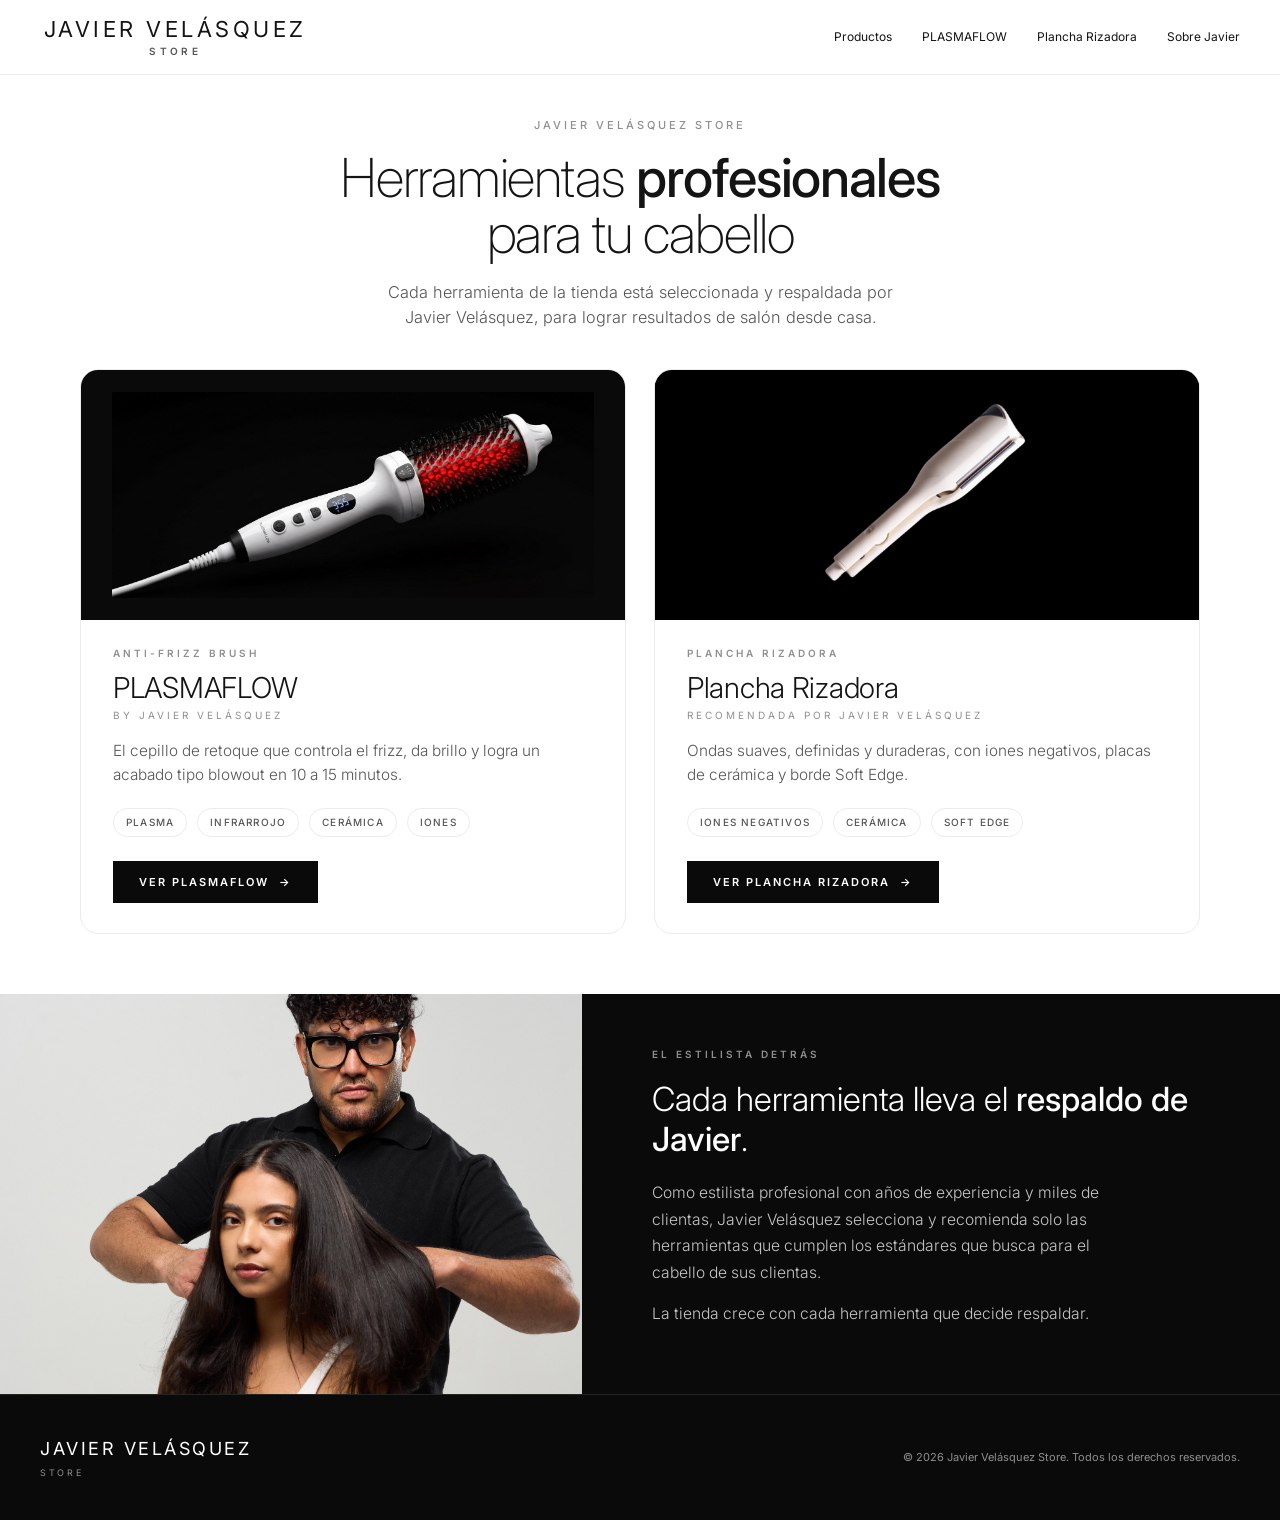
<file: index.html>
<!DOCTYPE html>
<html lang="es">
<head>
<meta charset="utf-8">
<meta name="viewport" content="width=device-width, initial-scale=1">
<title>Javier Velásquez Store</title>
<style>
  @import url('https://fonts.googleapis.com/css2?family=Inter:wght@200;300;400;500;600;700&display=swap');
  *{margin:0;padding:0;box-sizing:border-box}
  :root{
    --bg:#ffffff; --ink:#141414; --soft:#555; --mute:#8f8f8f; --line:#ececec; --black:#0a0a0a;
    --warm:#b39a78; --warm-bg:#f3ede3; --warm-line:#e4d8c6;
  }
  html{scroll-behavior:smooth}
  body{font-family:'Inter',-apple-system,sans-serif;background:var(--bg);color:var(--ink);line-height:1.5;-webkit-font-smoothing:antialiased;font-size:15px;overflow-x:hidden}
  a{color:inherit;text-decoration:none}
  img{display:block;max-width:100%}
  .btn{display:inline-flex;align-items:center;gap:10px;background:var(--black);color:#fff;padding:13px 26px;font-size:11px;font-weight:600;letter-spacing:2px;text-transform:uppercase;transition:all .2s}
  .btn:hover{background:#2a2a2a;transform:translateX(3px)}
  .btn.warm{background:var(--warm)}
  .btn.warm:hover{background:#9c8464}

  header{position:sticky;top:0;z-index:50;background:rgba(255,255,255,.96);backdrop-filter:blur(18px);border-bottom:1px solid var(--line)}
  .head-in{max-width:1360px;margin:0 auto;padding:18px 40px;display:flex;align-items:center;justify-content:space-between}
  .logo{display:flex;flex-direction:column;align-items:center;line-height:1}
  .logo .n{font-weight:400;font-size:22px;letter-spacing:.16em;padding-left:.16em}
  .logo .s{font-weight:600;font-size:10px;letter-spacing:.34em;padding-left:.34em;text-transform:uppercase;color:var(--soft);margin-top:6px}
  nav{display:flex;gap:30px;font-size:12px}
  nav a:hover{opacity:.5}

  .hero{max-width:1360px;margin:0 auto;padding:42px 40px 34px;text-align:center}
  .hero .eye{font-size:11px;letter-spacing:3px;text-transform:uppercase;color:var(--mute);font-weight:500;margin-bottom:16px}
  .hero h1{font-weight:200;font-size:clamp(2.2rem,4.2vw,3.5rem);letter-spacing:-.02em;line-height:1.05;margin-bottom:18px}
  .hero h1 b{font-weight:500}
  .hero p{color:var(--soft);font-size:1.02rem;max-width:520px;margin:0 auto;font-weight:300}

  .products{max-width:1200px;margin:0 auto;padding:6px 40px 60px}
  .pgrid{display:grid;grid-template-columns:1fr 1fr;gap:28px}
  .pcard{border:1px solid var(--line);border-radius:18px;overflow:hidden;display:flex;flex-direction:column;background:#fff;transition:box-shadow .25s ease,transform .25s ease}
  .pcard:hover{box-shadow:0 16px 44px rgba(0,0,0,.09);transform:translateY(-4px)}
  .pcard.warm{background:var(--warm-bg);border-color:var(--warm-line)}
  .pcard-media{height:250px;display:flex;align-items:center;justify-content:center;padding:22px;background:#f7f7f5}
  .pcard.warm .pcard-media{background:#efe6d6}
  .pcard-media img{max-width:100%;max-height:100%;width:auto;height:auto;object-fit:contain}
  .pcard-body{padding:26px 32px 30px;display:flex;flex-direction:column;flex:1}
  .p-eye{font-size:10px;letter-spacing:3px;text-transform:uppercase;color:var(--mute);font-weight:600;margin-bottom:12px}
  .pcard-body h3{font-weight:300;font-size:1.8rem;letter-spacing:-.01em;line-height:1.05;margin-bottom:4px}
  .by{font-size:10px;letter-spacing:3px;text-transform:uppercase;color:var(--mute);margin-bottom:16px}
  .pcard-body p{color:var(--soft);font-size:.96rem;font-weight:300;margin-bottom:20px;line-height:1.6}
  .p-feats{display:flex;gap:10px;margin-bottom:24px;flex-wrap:wrap}
  .p-feats span{font-size:10px;letter-spacing:1.2px;text-transform:uppercase;color:var(--soft);font-weight:500;border:1px solid var(--line);border-radius:100px;padding:6px 12px}
  .pcard.warm .p-feats span{border-color:var(--warm-line)}
  .pcard-body .btn{align-self:flex-start;margin-top:auto}

  .creator{background:#0a0a0a;color:#fff;display:grid;grid-template-columns:1fr 1.2fr;align-items:stretch;height:400px}
  .creator .c-photo{overflow:hidden}
  .creator .c-photo img{width:100%;height:100%;object-fit:cover;object-position:center 22%}
  .creator .c-text{padding:0 70px;display:flex;flex-direction:column;justify-content:center}
  .creator .c-eye{font-size:10px;letter-spacing:3px;text-transform:uppercase;color:#8f8f8f;font-weight:600;margin-bottom:18px}
  .creator .c-text h2{font-weight:300;font-size:clamp(1.6rem,2.6vw,2.3rem);line-height:1.2;margin-bottom:20px}
  .creator .c-text h2 b{font-weight:500}
  .creator .c-text p{color:#c7c7c7;font-size:.98rem;font-weight:300;line-height:1.7;max-width:460px;margin-bottom:14px}

  /* Animaciones smooth (bajo .js; sin JS o reduced-motion se ve normal) */
  .js section.reveal{opacity:0;transform:translateY(26px);transition:opacity .85s cubic-bezier(.22,1,.36,1),transform .85s cubic-bezier(.22,1,.36,1)}
  .js section.reveal.in{opacity:1;transform:none}
  .js img.lz{opacity:0;transition:opacity .7s ease}
  .js img.lz.loaded{opacity:1}
  @media (prefers-reduced-motion:reduce){
    .js section.reveal,.js img.lz{opacity:1!important;transform:none!important;transition:none!important}
  }

  footer{background:#0a0a0a;color:#fff;border-top:1px solid rgba(255,255,255,.1);padding:40px 40px}
  .foot-in{max-width:1360px;margin:0 auto;display:flex;justify-content:space-between;align-items:center;flex-wrap:wrap;gap:20px}
  .foot-in .fl .n{font-size:18px;letter-spacing:.14em}
  .foot-in .fl .s{font-size:9px;letter-spacing:.3em;color:#8f8f8f;text-transform:uppercase;margin-top:4px}
  .foot-in .fr{font-size:11px;color:#8f8f8f}

  @media(max-width:900px){
    .head-in{padding:14px 20px;justify-content:center}
    nav{display:none}
    .hero{padding:44px 22px 34px}
    .products{padding:6px 20px 44px}
    .pgrid{grid-template-columns:1fr;gap:22px}
    .pcard-media{height:230px}
    .pcard-body{padding:24px 26px 28px}
    .creator{grid-template-columns:1fr;height:auto}
    .creator .c-photo{height:340px}
    .creator .c-text{padding:44px 24px}
    .foot-in{flex-direction:column;text-align:center}
  }
</style>
</head>
<body>

<header>
  <div class="head-in">
    <a href="index.html" class="logo"><span class="n">JAVIER VELÁSQUEZ</span><span class="s">Store</span></a>
    <nav>
      <a href="#productos">Productos</a>
      <a href="landing-plasma-flow/preview-landing-real.html">PLASMAFLOW</a>
      <a href="plancha-rizadora.html">Plancha Rizadora</a>
      <a href="#javier">Sobre Javier</a>
    </nav>
  </div>
</header>

<section class="hero">
  <div class="eye">Javier Velásquez Store</div>
  <h1>Herramientas <b>profesionales</b><br>para tu cabello</h1>
  <p>Cada herramienta de la tienda está seleccionada y respaldada por Javier Velásquez, para lograr resultados de salón desde casa.</p>
</section>

<section id="productos" class="products">
  <div class="pgrid">

    <article class="pcard">
      <!-- Foto de producto sobre negro. Antes estaba el diagrama con etiquetas
           en inglés. La caja va negra para empalmar con el fondo de la foto. -->
      <div class="pcard-media" style="background:#0a0a0a"><img src="landing-plasma-flow/images/plasmaflow-card-negro.jpg" alt="PLASMAFLOW, cepillo con tecnología de plasma e infrarrojo"></div>
      <div class="pcard-body">
        <div class="p-eye">Anti-Frizz Brush</div>
        <h3>PLASMAFLOW</h3>
        <div class="by">by Javier Velásquez</div>
        <p>El cepillo de retoque que controla el frizz, da brillo y logra un acabado tipo blowout en 10 a 15 minutos.</p>
        <div class="p-feats"><span>Plasma</span><span>Infrarrojo</span><span>Cerámica</span><span>Iones</span></div>
        <a href="landing-plasma-flow/preview-landing-real.html" class="btn">Ver PLASMAFLOW <span>&rarr;</span></a>
      </div>
    </article>

    <article class="pcard">
      <!-- Foto sobre negro, para que haga juego con la de PlasmaFlow. -->
      <div class="pcard-media" style="background:#000;padding:0"><img src="plancha-rizadora/images/plancha-card-negro.jpg" alt="Plancha Rizadora" style="width:100%;height:auto;max-height:100%"></div>
      <div class="pcard-body">
        <div class="p-eye">Plancha Rizadora</div>
        <h3>Plancha Rizadora</h3>
        <div class="by">Recomendada por Javier Velásquez</div>
        <p>Ondas suaves, definidas y duraderas, con iones negativos, placas de cerámica y borde Soft Edge.</p>
        <div class="p-feats"><span>Iones negativos</span><span>Cerámica</span><span>Soft Edge</span></div>
        <a href="plancha-rizadora.html" class="btn">Ver Plancha Rizadora <span>&rarr;</span></a>
      </div>
    </article>

  </div>
</section>

<section id="javier" class="creator">
  <div class="c-photo"><img src="landing-plasma-flow/images/DSC04531.jpg" alt="Javier Velásquez"></div>
  <div class="c-text">
    <div class="c-eye">El estilista detrás</div>
    <h2>Cada herramienta lleva el <b>respaldo de Javier</b>.</h2>
    <p>Como estilista profesional con años de experiencia y miles de clientas, Javier Velásquez selecciona y recomienda solo las herramientas que cumplen los estándares que busca para el cabello de sus clientas.</p>
    <p>La tienda crece con cada herramienta que decide respaldar.</p>
  </div>
</section>

<footer>
  <div class="foot-in">
    <div class="fl"><div class="n">JAVIER VELÁSQUEZ</div><div class="s">Store</div></div>
    <div class="fr">© 2026 Javier Velásquez Store. Todos los derechos reservados.</div>
  </div>
</footer>

<script>
(function(){
  var root = document.documentElement;
  root.classList.add('js');
  var imgs = document.querySelectorAll('img');
  for (var i = 0; i < imgs.length; i++) {
    (function(img){
      img.classList.add('lz');
      if (img.complete && img.naturalWidth > 0) { img.classList.add('loaded'); }
      else {
        img.addEventListener('load', function(){ img.classList.add('loaded'); });
        img.addEventListener('error', function(){ img.classList.add('loaded'); });
      }
    })(imgs[i]);
  }
  var secs = document.querySelectorAll('section');
  if ('IntersectionObserver' in window) {
    for (var j = 0; j < secs.length; j++) secs[j].classList.add('reveal');
    var io = new IntersectionObserver(function(entries){
      entries.forEach(function(e){
        if (e.isIntersecting) { e.target.classList.add('in'); io.unobserve(e.target); }
      });
    }, { threshold: 0.12, rootMargin: '0px 0px -8% 0px' });
    for (var k = 0; k < secs.length; k++) io.observe(secs[k]);
  }
})();
</script>

</body>
</html>
</file>
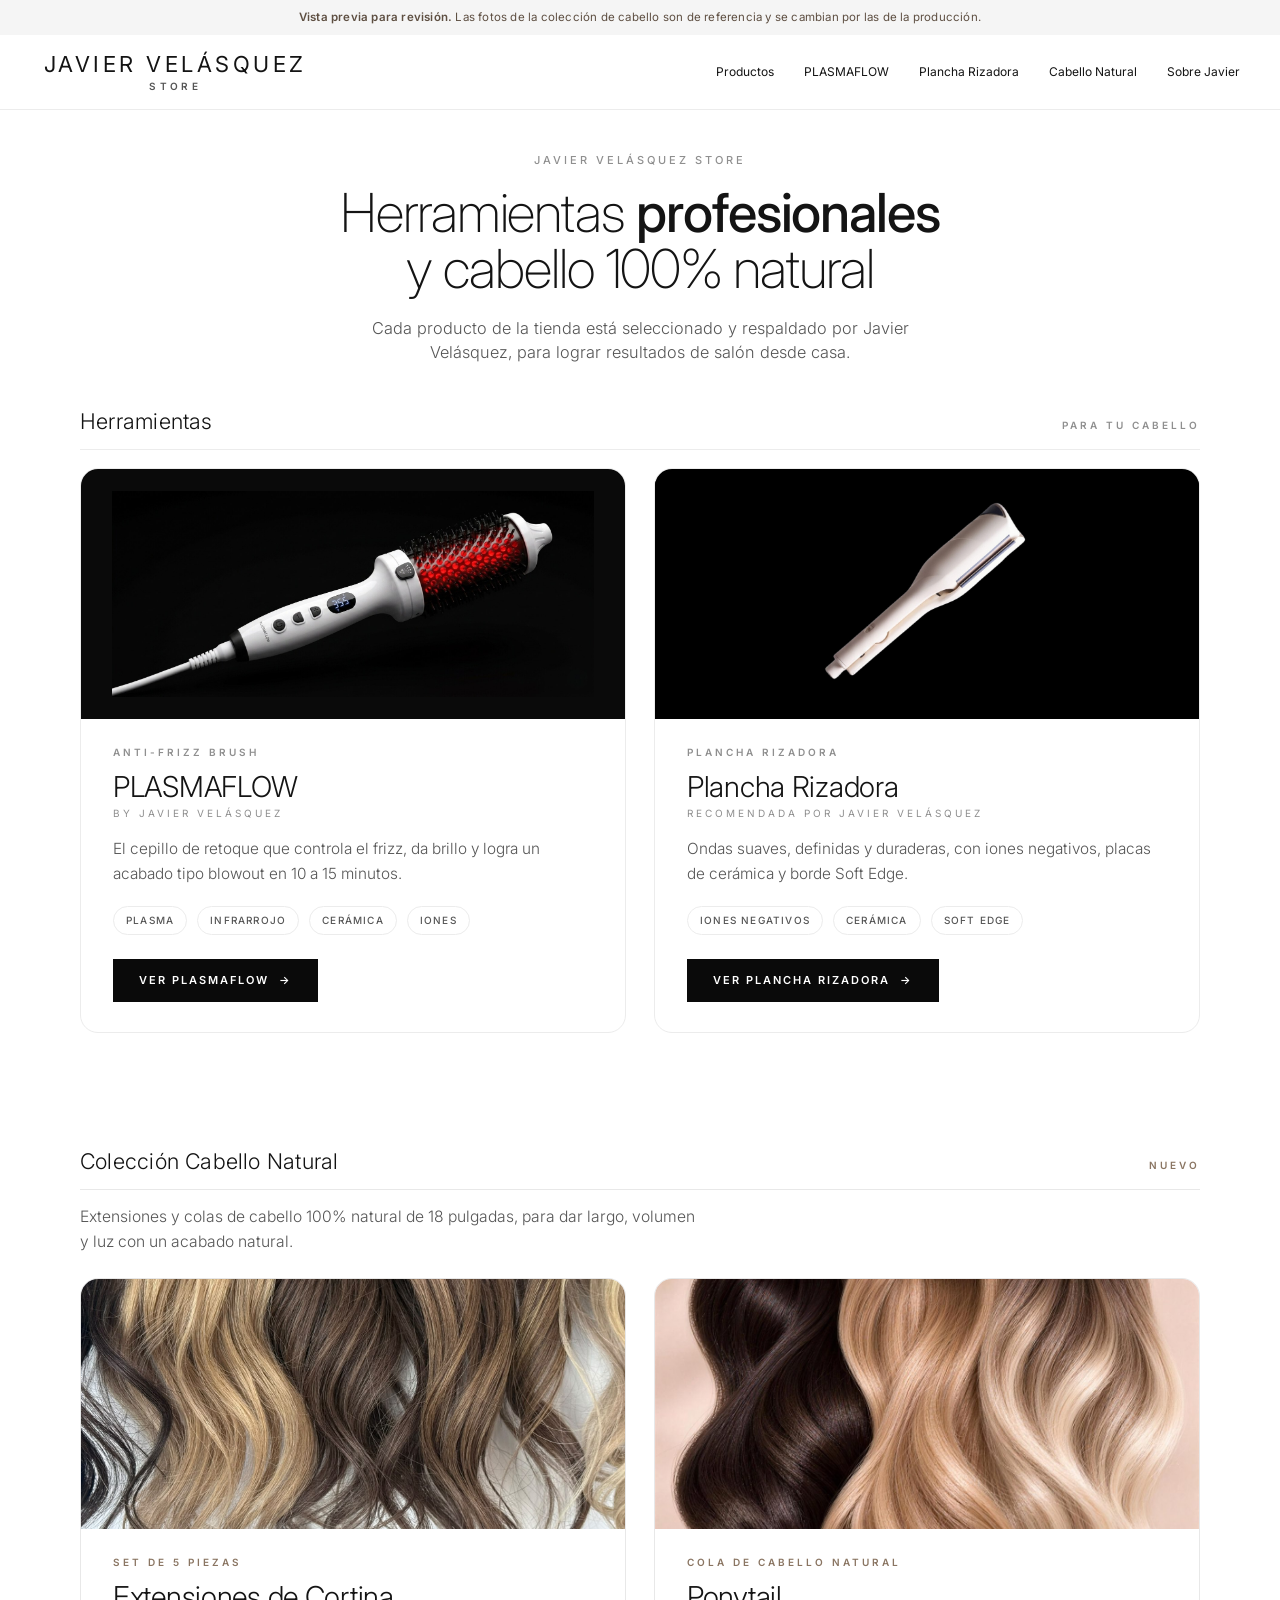
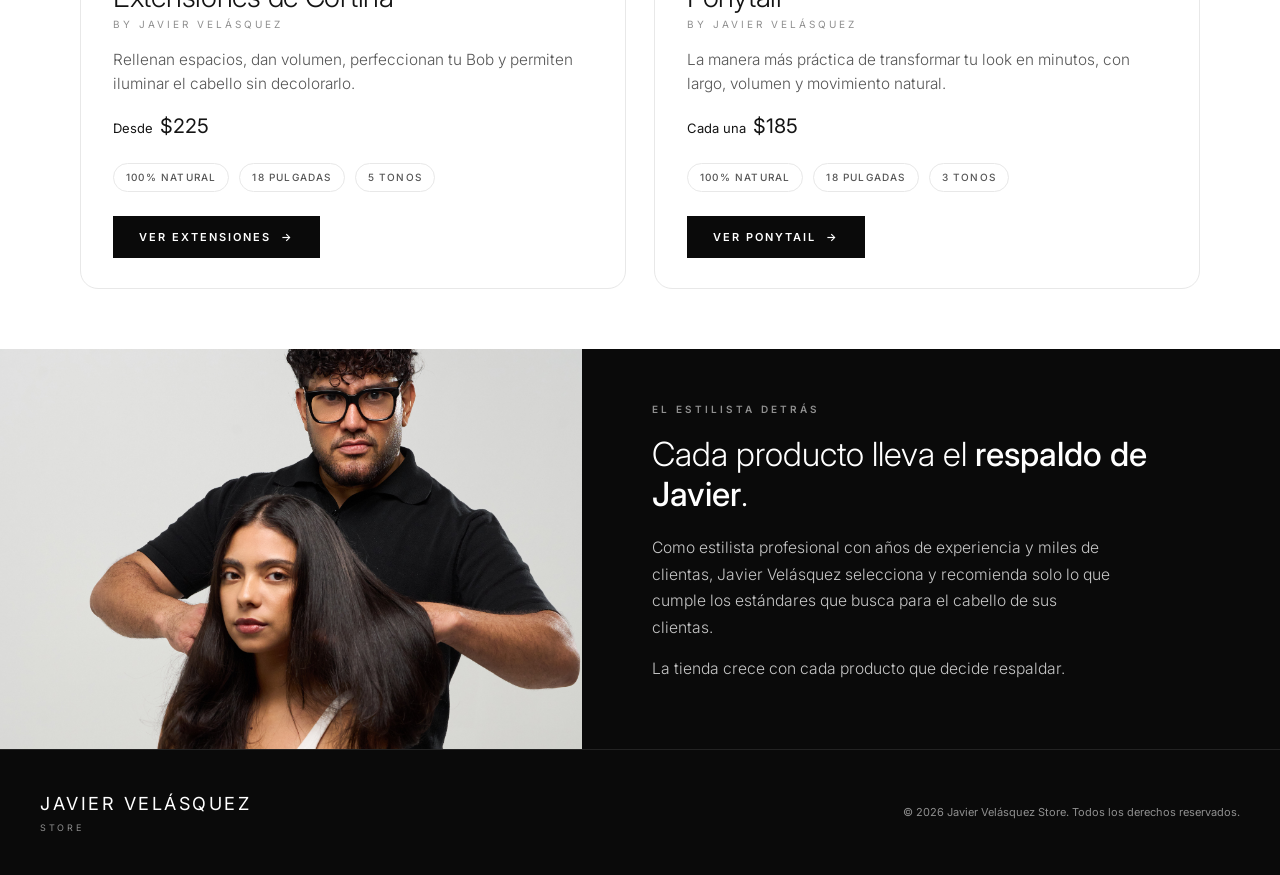
<file: cabello-natural/index.html>
<!DOCTYPE html>
<html lang="es">
<head>
<meta charset="utf-8">
<meta name="viewport" content="width=device-width, initial-scale=1">
<title>Javier Velásquez Store</title>
<meta name="robots" content="noindex">
<style>
  @import url('https://fonts.googleapis.com/css2?family=Inter:wght@200;300;400;500;600;700&display=swap');
  *{margin:0;padding:0;box-sizing:border-box}
  :root{
    --bg:#ffffff; --ink:#141414; --soft:#555; --mute:#8f8f8f; --line:#ececec; --black:#0a0a0a;
    --nude:#ffffff; --nude-2:#f5f5f5; --nude-line:#e8e8e8; --taupe:#8a7562;
  }
  html{scroll-behavior:smooth}
  body{font-family:'Inter',-apple-system,sans-serif;background:var(--bg);color:var(--ink);line-height:1.5;-webkit-font-smoothing:antialiased;font-size:15px;overflow-x:hidden}
  a{color:inherit;text-decoration:none}
  img{display:block;max-width:100%}
  section[id]{scroll-margin-top:84px}
  .btn{display:inline-flex;align-items:center;gap:10px;background:var(--black);color:#fff;padding:13px 26px;font-size:11px;font-weight:600;letter-spacing:2px;text-transform:uppercase;transition:all .2s}
  .btn:hover{background:#2a2a2a;transform:translateX(3px)}

  .preview-bar{background:var(--nude-2);color:#5e4f42;text-align:center;font-size:11.5px;padding:9px 20px;letter-spacing:.2px}
  .preview-bar b{font-weight:600}

  header{position:sticky;top:0;z-index:50;background:rgba(255,255,255,.96);backdrop-filter:blur(18px);border-bottom:1px solid var(--line)}
  .head-in{max-width:1360px;margin:0 auto;padding:18px 40px;display:flex;align-items:center;justify-content:space-between}
  .logo{display:flex;flex-direction:column;align-items:center;line-height:1}
  .logo .n{font-weight:400;font-size:22px;letter-spacing:.16em;padding-left:.16em}
  .logo .s{font-weight:600;font-size:10px;letter-spacing:.34em;padding-left:.34em;text-transform:uppercase;color:var(--soft);margin-top:6px}
  nav{display:flex;gap:30px;font-size:12px}
  nav a:hover{opacity:.5}

  .hero{max-width:1360px;margin:0 auto;padding:42px 40px 34px;text-align:center}
  .hero .eye{font-size:11px;letter-spacing:3px;text-transform:uppercase;color:var(--mute);font-weight:500;margin-bottom:16px}
  .hero h1{font-weight:200;font-size:clamp(2.2rem,4.2vw,3.5rem);letter-spacing:-.02em;line-height:1.05;margin-bottom:18px}
  .hero h1 b{font-weight:500}
  .hero p{color:var(--soft);font-size:1.02rem;max-width:540px;margin:0 auto;font-weight:300}

  .products{max-width:1200px;margin:0 auto;padding:6px 40px 60px}
  .grp-head{display:flex;align-items:baseline;justify-content:space-between;gap:20px;margin-bottom:18px;border-bottom:1px solid var(--line);padding-bottom:12px}
  .grp-head h2{font-weight:300;font-size:1.35rem;letter-spacing:.01em}
  .grp-head span{font-size:10px;letter-spacing:3px;text-transform:uppercase;color:var(--mute);font-weight:600}
  .pgrid{display:grid;grid-template-columns:1fr 1fr;gap:28px}
  .pcard{border:1px solid var(--line);border-radius:18px;overflow:hidden;display:flex;flex-direction:column;background:#fff;transition:box-shadow .25s ease,transform .25s ease}
  .pcard:hover{box-shadow:0 16px 44px rgba(0,0,0,.09);transform:translateY(-4px)}
  .pcard-media{height:250px;display:flex;align-items:center;justify-content:center;padding:22px;background:#f7f7f5}
  .pcard-media img{max-width:100%;max-height:100%;width:auto;height:auto;object-fit:contain}
  .pcard-media.cover{padding:0;background:var(--nude-2)}
  .pcard-media.cover img{width:100%;height:100%;max-height:none;object-fit:cover}
  .pcard-body{padding:26px 32px 30px;display:flex;flex-direction:column;flex:1}
  .p-eye{font-size:10px;letter-spacing:3px;text-transform:uppercase;color:var(--mute);font-weight:600;margin-bottom:12px}
  .pcard-body h3{font-weight:300;font-size:1.8rem;letter-spacing:-.01em;line-height:1.05;margin-bottom:4px}
  .by{font-size:10px;letter-spacing:3px;text-transform:uppercase;color:var(--mute);margin-bottom:16px}
  .pcard-body p{color:var(--soft);font-size:.96rem;font-weight:300;margin-bottom:20px;line-height:1.6}
  .p-feats{display:flex;gap:10px;margin-bottom:24px;flex-wrap:wrap}
  .p-feats span{font-size:10px;letter-spacing:1.2px;text-transform:uppercase;color:var(--soft);font-weight:500;border:1px solid var(--line);border-radius:100px;padding:6px 12px}
  .pcard-body .btn{align-self:flex-start;margin-top:auto}

  /* Colección Cabello Natural: mismo molde de tarjeta, en tono nude */
  .coleccion{background:var(--nude);padding:46px 0 60px}
  .coleccion .products{padding-bottom:0}
  .coleccion .grp-head{border-bottom-color:var(--nude-line)}
  .coleccion .grp-head span{color:var(--taupe)}
  .coleccion .intro{color:var(--soft);font-weight:300;font-size:.98rem;max-width:620px;margin:-4px 0 24px;line-height:1.6}
  .coleccion .pcard{border-color:var(--nude-line)}
  .coleccion .p-eye{color:var(--taupe)}
  .coleccion .p-feats span{border-color:var(--nude-line)}
  .p-price{font-size:13px;color:var(--ink);margin:-6px 0 22px}
  .p-price b{font-size:1.25rem;font-weight:400;margin-left:3px}

  .creator{background:#0a0a0a;color:#fff;display:grid;grid-template-columns:1fr 1.2fr;align-items:stretch;height:400px}
  .creator .c-photo{overflow:hidden}
  .creator .c-photo img{width:100%;height:100%;object-fit:cover;object-position:center 22%}
  .creator .c-text{padding:0 70px;display:flex;flex-direction:column;justify-content:center}
  .creator .c-eye{font-size:10px;letter-spacing:3px;text-transform:uppercase;color:#8f8f8f;font-weight:600;margin-bottom:18px}
  .creator .c-text h2{font-weight:300;font-size:clamp(1.6rem,2.6vw,2.3rem);line-height:1.2;margin-bottom:20px}
  .creator .c-text h2 b{font-weight:500}
  .creator .c-text p{color:#c7c7c7;font-size:.98rem;font-weight:300;line-height:1.7;max-width:460px;margin-bottom:14px}

  .js section.reveal{opacity:0;transform:translateY(26px);transition:opacity .85s cubic-bezier(.22,1,.36,1),transform .85s cubic-bezier(.22,1,.36,1)}
  .js section.reveal.in{opacity:1;transform:none}
  .js img.lz{opacity:0;transition:opacity .7s ease}
  .js img.lz.loaded{opacity:1}
  @media (prefers-reduced-motion:reduce){
    .js section.reveal,.js img.lz{opacity:1!important;transform:none!important;transition:none!important}
  }

  footer{background:#0a0a0a;color:#fff;border-top:1px solid rgba(255,255,255,.1);padding:40px 40px}
  .foot-in{max-width:1360px;margin:0 auto;display:flex;justify-content:space-between;align-items:center;flex-wrap:wrap;gap:20px}
  .foot-in .fl .n{font-size:18px;letter-spacing:.14em}
  .foot-in .fl .s{font-size:9px;letter-spacing:.3em;color:#8f8f8f;text-transform:uppercase;margin-top:4px}
  .foot-in .fr{font-size:11px;color:#8f8f8f}

  @media(max-width:900px){
    .head-in{padding:14px 20px;justify-content:center}
    nav{display:none}
    .hero{padding:44px 22px 34px}
    .products{padding:6px 20px 44px}
    .pgrid{grid-template-columns:1fr;gap:22px}
    .pcard-media{height:230px}
    .pcard-media.cover{height:280px}
    .pcard-body{padding:24px 26px 28px}
    .coleccion{padding:38px 0 44px}
    .grp-head{flex-direction:column;gap:6px}
    .creator{grid-template-columns:1fr;height:auto}
    .creator .c-photo{height:340px}
    .creator .c-text{padding:44px 24px}
    .foot-in{flex-direction:column;text-align:center}
  }
</style>
</head>
<body>

<div class="preview-bar"><b>Vista previa para revisión.</b> Las fotos de la colección de cabello son de referencia y se cambian por las de la producción.</div>

<header>
  <div class="head-in">
    <a href="index.html" class="logo"><span class="n">JAVIER VELÁSQUEZ</span><span class="s">Store</span></a>
    <nav>
      <a href="#productos">Productos</a>
      <a href="../landing-plasma-flow/preview-landing-real.html">PLASMAFLOW</a>
      <a href="../plancha-rizadora.html">Plancha Rizadora</a>
      <a href="#cabello">Cabello Natural</a>
      <a href="#javier">Sobre Javier</a>
    </nav>
  </div>
</header>

<section class="hero">
  <div class="eye">Javier Velásquez Store</div>
  <h1>Herramientas <b>profesionales</b><br>y cabello 100% natural</h1>
  <p>Cada producto de la tienda está seleccionado y respaldado por Javier Velásquez, para lograr resultados de salón desde casa.</p>
</section>

<section id="productos" class="products">
  <div class="grp-head"><h2>Herramientas</h2><span>Para tu cabello</span></div>
  <div class="pgrid">

    <article class="pcard">
      <div class="pcard-media" style="background:#0a0a0a"><img src="../landing-plasma-flow/images/plasmaflow-card-negro.jpg" alt="PLASMAFLOW, cepillo con tecnología de plasma e infrarrojo"></div>
      <div class="pcard-body">
        <div class="p-eye">Anti-Frizz Brush</div>
        <h3>PLASMAFLOW</h3>
        <div class="by">by Javier Velásquez</div>
        <p>El cepillo de retoque que controla el frizz, da brillo y logra un acabado tipo blowout en 10 a 15 minutos.</p>
        <div class="p-feats"><span>Plasma</span><span>Infrarrojo</span><span>Cerámica</span><span>Iones</span></div>
        <a href="../landing-plasma-flow/preview-landing-real.html" class="btn">Ver PLASMAFLOW <span>&rarr;</span></a>
      </div>
    </article>

    <article class="pcard">
      <div class="pcard-media" style="background:#000;padding:0"><img src="../plancha-rizadora/images/plancha-card-negro.jpg" alt="Plancha Rizadora" style="width:100%;height:auto;max-height:100%"></div>
      <div class="pcard-body">
        <div class="p-eye">Plancha Rizadora</div>
        <h3>Plancha Rizadora</h3>
        <div class="by">Recomendada por Javier Velásquez</div>
        <p>Ondas suaves, definidas y duraderas, con iones negativos, placas de cerámica y borde Soft Edge.</p>
        <div class="p-feats"><span>Iones negativos</span><span>Cerámica</span><span>Soft Edge</span></div>
        <a href="../plancha-rizadora.html" class="btn">Ver Plancha Rizadora <span>&rarr;</span></a>
      </div>
    </article>

  </div>
</section>

<section id="cabello" class="coleccion">
  <div class="products">
    <div class="grp-head"><h2>Colección Cabello Natural</h2><span>Nuevo</span></div>
    <p class="intro">Extensiones y colas de cabello 100% natural de 18 pulgadas, para dar largo, volumen y luz con un acabado natural.</p>
    <div class="pgrid">

      <article class="pcard">
        <div class="pcard-media cover"><img src="images/ext-ondas-tonos.jpg" alt="Extensiones de cortina en distintos tonos" style="object-position:center 45%"></div>
        <div class="pcard-body">
          <div class="p-eye">Set de 5 piezas</div>
          <h3>Extensiones de Cortina</h3>
          <div class="by">by Javier Velásquez</div>
          <p>Rellenan espacios, dan volumen, perfeccionan tu Bob y permiten iluminar el cabello sin decolorarlo.</p>
          <div class="p-price">Desde <b>$225</b></div>
          <div class="p-feats"><span>100% natural</span><span>18 pulgadas</span><span>5 tonos</span></div>
          <a href="extensiones-de-cortina.html" class="btn">Ver Extensiones <span>&rarr;</span></a>
        </div>
      </article>

      <article class="pcard">
        <div class="pcard-media cover"><img src="images/pony-trio-real.jpg" alt="Ponytail de cabello natural en tres tonos" style="object-position:center 35%"></div>
        <div class="pcard-body">
          <div class="p-eye">Cola de cabello natural</div>
          <h3>Ponytail</h3>
          <div class="by">by Javier Velásquez</div>
          <p>La manera más práctica de transformar tu look en minutos, con largo, volumen y movimiento natural.</p>
          <div class="p-price">Cada una <b>$185</b></div>
          <div class="p-feats"><span>100% natural</span><span>18 pulgadas</span><span>3 tonos</span></div>
          <a href="ponytail.html" class="btn">Ver Ponytail <span>&rarr;</span></a>
        </div>
      </article>

    </div>
  </div>
</section>

<section id="javier" class="creator">
  <div class="c-photo"><img src="../landing-plasma-flow/images/DSC04531.jpg" alt="Javier Velásquez"></div>
  <div class="c-text">
    <div class="c-eye">El estilista detrás</div>
    <h2>Cada producto lleva el <b>respaldo de Javier</b>.</h2>
    <p>Como estilista profesional con años de experiencia y miles de clientas, Javier Velásquez selecciona y recomienda solo lo que cumple los estándares que busca para el cabello de sus clientas.</p>
    <p>La tienda crece con cada producto que decide respaldar.</p>
  </div>
</section>

<footer>
  <div class="foot-in">
    <div class="fl"><div class="n">JAVIER VELÁSQUEZ</div><div class="s">Store</div></div>
    <div class="fr">© 2026 Javier Velásquez Store. Todos los derechos reservados.</div>
  </div>
</footer>

<script src="cabello.js?v=1"></script>

</body>
</html>
</file>
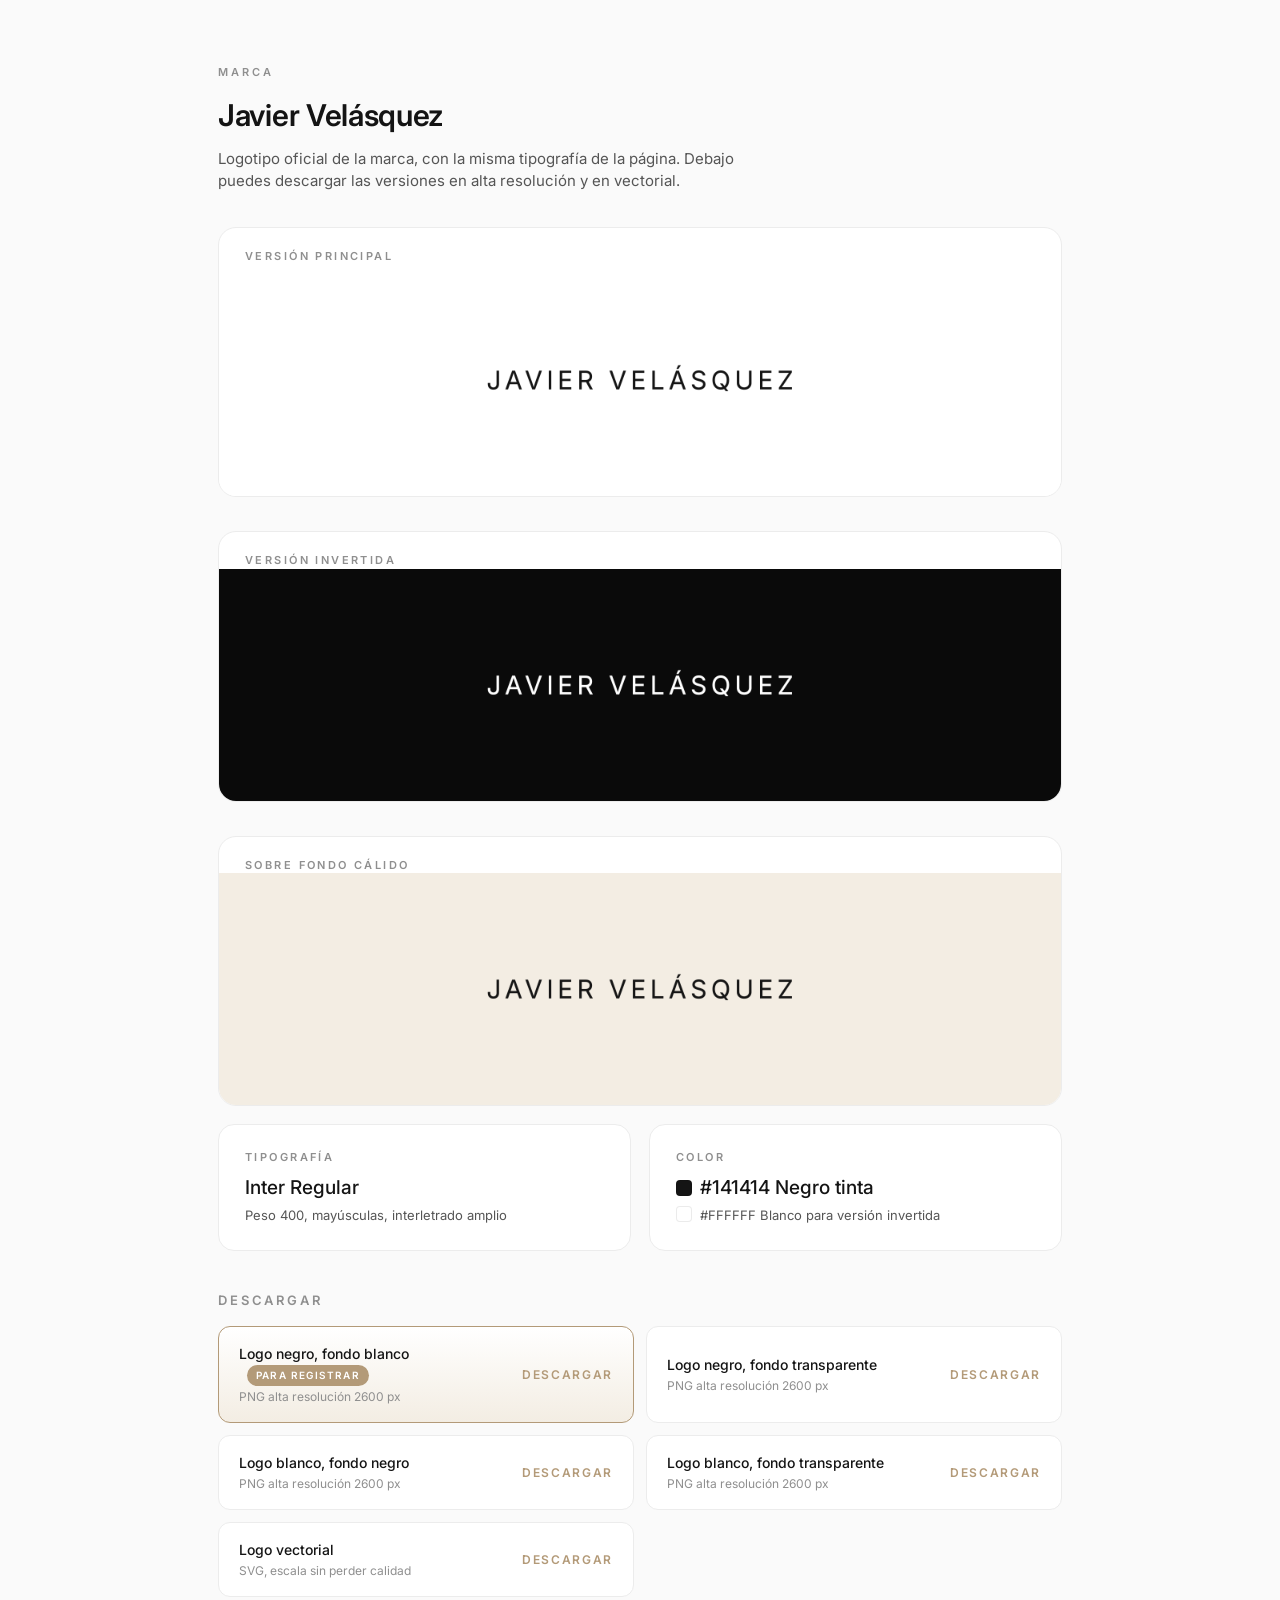
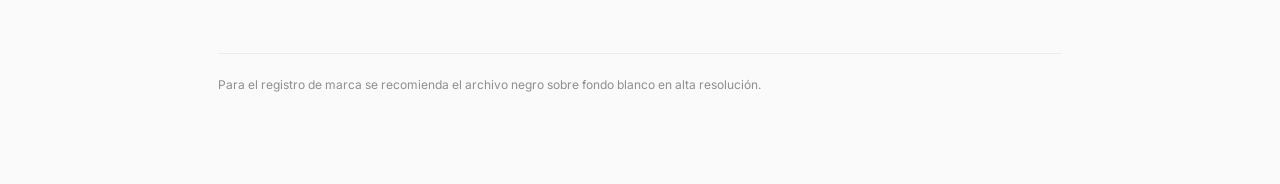
<file: logo/index.html>
<!DOCTYPE html>
<html lang="es">
<head>
<meta charset="utf-8">
<meta name="viewport" content="width=device-width, initial-scale=1">
<title>Javier Velásquez · Logotipo de marca</title>
<style>
  @import url('https://fonts.googleapis.com/css2?family=Inter:wght@200;300;400;500;600;700&display=swap');
  *{margin:0;padding:0;box-sizing:border-box}
  :root{--bg:#ffffff;--ink:#141414;--soft:#555;--mute:#8f8f8f;--line:#ececec;--black:#0a0a0a;--warm:#b39a78;--warm-bg:#f3ede3}
  body{font-family:'Inter',-apple-system,sans-serif;background:#fafafa;color:var(--ink);-webkit-font-smoothing:antialiased;line-height:1.5;overflow-x:hidden}
  .wrap{max-width:900px;margin:0 auto;padding:64px 28px 90px}
  .kicker{font-size:11px;letter-spacing:.28em;text-transform:uppercase;color:var(--mute);font-weight:600}
  h1{font-size:30px;font-weight:600;letter-spacing:-.01em;margin-top:12px}
  .sub{font-size:15px;color:var(--soft);margin-top:10px;max-width:560px}

  .card{background:#fff;border:1px solid var(--line);border-radius:18px;margin-top:34px;overflow:hidden}
  .card .label{font-size:11px;letter-spacing:.22em;text-transform:uppercase;color:var(--mute);font-weight:600;padding:20px 26px 0}
  .stage{display:block;text-align:center;padding:64px 26px;overflow:hidden}
  .stage.light{background:#fff}
  .stage.dark{background:var(--black)}
  .stage.warm{background:var(--warm-bg)}
  .stage img{width:100%;max-width:520px;height:auto;display:block;margin:0 auto}

  .grid2{display:grid;grid-template-columns:1fr 1fr;gap:18px;margin-top:18px}
  @media(max-width:640px){
    .grid2{grid-template-columns:1fr}
    .wrap{padding:44px 20px 70px}
    .stage{padding:46px 16px}
    .logo{letter-spacing:.09em;padding-left:.09em}
    .dl-btn{padding:14px 16px}
    .dl-btn .arw{font-size:11px}
  }
  .spec{background:#fff;border:1px solid var(--line);border-radius:16px;padding:24px 26px}
  .spec .t{font-size:11px;letter-spacing:.22em;text-transform:uppercase;color:var(--mute);font-weight:600}
  .spec .v{font-size:19px;font-weight:500;margin-top:8px}
  .spec .v small{display:block;font-size:13px;color:var(--soft);font-weight:400;margin-top:4px}
  .swatch{display:inline-block;width:16px;height:16px;border-radius:4px;vertical-align:-2px;margin-right:8px;border:1px solid rgba(0,0,0,.08)}

  .dl{margin-top:40px}
  .dl h2{font-size:13px;letter-spacing:.22em;text-transform:uppercase;color:var(--mute);font-weight:600}
  .dl-grid{display:grid;grid-template-columns:1fr 1fr;gap:12px;margin-top:16px}
  @media(max-width:640px){.dl-grid{grid-template-columns:1fr}}
  .dl-btn{display:flex;align-items:center;justify-content:space-between;gap:14px;background:#fff;border:1px solid var(--line);border-radius:12px;padding:16px 20px;transition:all .15s;text-decoration:none;color:var(--ink)}
  .dl-btn:hover{border-color:#c9c9c9;transform:translateY(-1px)}
  .dl-btn .n{font-size:14px;font-weight:500}
  .dl-btn .n small{display:block;font-size:12px;color:var(--mute);font-weight:400;margin-top:2px}
  .dl-btn .arw{font-size:12px;letter-spacing:.14em;text-transform:uppercase;color:var(--warm);font-weight:600;white-space:nowrap}
  .dl-btn.reco{border-color:var(--warm);background:linear-gradient(0deg,var(--warm-bg),#fff)}
  .tag{display:inline-block;font-size:10px;letter-spacing:.12em;text-transform:uppercase;background:var(--warm);color:#fff;font-weight:600;border-radius:20px;padding:3px 9px;margin-left:8px;vertical-align:1px}

  .foot{margin-top:56px;padding-top:22px;border-top:1px solid var(--line);font-size:12px;color:var(--mute)}
</style>
</head>
<body>
<div class="wrap">

  <div class="kicker">Marca</div>
  <h1>Javier Velásquez</h1>
  <div class="sub">Logotipo oficial de la marca, con la misma tipografía de la página. Debajo puedes descargar las versiones en alta resolución y en vectorial.</div>

  <div class="card">
    <div class="label">Versión principal</div>
    <div class="stage light"><img src="archivos/javier-velasquez-negro-transparente.png" alt="Javier Velásquez"></div>
  </div>

  <div class="card">
    <div class="label">Versión invertida</div>
    <div class="stage dark"><img src="archivos/javier-velasquez-blanco-transparente.png" alt="Javier Velásquez"></div>
  </div>

  <div class="card">
    <div class="label">Sobre fondo cálido</div>
    <div class="stage warm"><img src="archivos/javier-velasquez-negro-transparente.png" alt="Javier Velásquez"></div>
  </div>

  <div class="grid2">
    <div class="spec">
      <div class="t">Tipografía</div>
      <div class="v">Inter Regular<small>Peso 400, mayúsculas, interletrado amplio</small></div>
    </div>
    <div class="spec">
      <div class="t">Color</div>
      <div class="v"><span class="swatch" style="background:#141414"></span>#141414 Negro tinta<small><span class="swatch" style="background:#ffffff"></span>#FFFFFF Blanco para versión invertida</small></div>
    </div>
  </div>

  <div class="dl">
    <h2>Descargar</h2>
    <div class="dl-grid">
      <a class="dl-btn reco" href="archivos/javier-velasquez-negro-fondo-blanco.png" download>
        <span class="n">Logo negro, fondo blanco <span class="tag">Para registrar</span><small>PNG alta resolución 2600 px</small></span>
        <span class="arw">Descargar</span>
      </a>
      <a class="dl-btn" href="archivos/javier-velasquez-negro-transparente.png" download>
        <span class="n">Logo negro, fondo transparente<small>PNG alta resolución 2600 px</small></span>
        <span class="arw">Descargar</span>
      </a>
      <a class="dl-btn" href="archivos/javier-velasquez-blanco-fondo-negro.png" download>
        <span class="n">Logo blanco, fondo negro<small>PNG alta resolución 2600 px</small></span>
        <span class="arw">Descargar</span>
      </a>
      <a class="dl-btn" href="archivos/javier-velasquez-blanco-transparente.png" download>
        <span class="n">Logo blanco, fondo transparente<small>PNG alta resolución 2600 px</small></span>
        <span class="arw">Descargar</span>
      </a>
      <a class="dl-btn" href="archivos/javier-velasquez.svg" download>
        <span class="n">Logo vectorial<small>SVG, escala sin perder calidad</small></span>
        <span class="arw">Descargar</span>
      </a>
    </div>
  </div>

  <div class="foot">Para el registro de marca se recomienda el archivo negro sobre fondo blanco en alta resolución.</div>

</div>
<script>
  // Fuerza la descarga real del archivo, sin abrir pestañas.
  document.querySelectorAll('a[href^="archivos/"]').forEach(function(a){
    a.addEventListener('click', function(e){
      e.preventDefault();
      var url = a.getAttribute('href');
      var nombre = url.split('/').pop();
      fetch(url).then(function(r){
        if(!r.ok) throw new Error('no');
        return r.blob();
      }).then(function(b){
        var o = URL.createObjectURL(b);
        var t = document.createElement('a');
        t.href = o; t.download = nombre;
        document.body.appendChild(t); t.click(); t.remove();
        setTimeout(function(){ URL.revokeObjectURL(o); }, 2000);
      }).catch(function(){
        // Respaldo si el archivo es local y el navegador bloquea la descarga.
        var t = document.createElement('a');
        t.href = url; t.download = nombre;
        document.body.appendChild(t); t.click(); t.remove();
      });
    });
  });
</script>
</body>
</html>
</file>
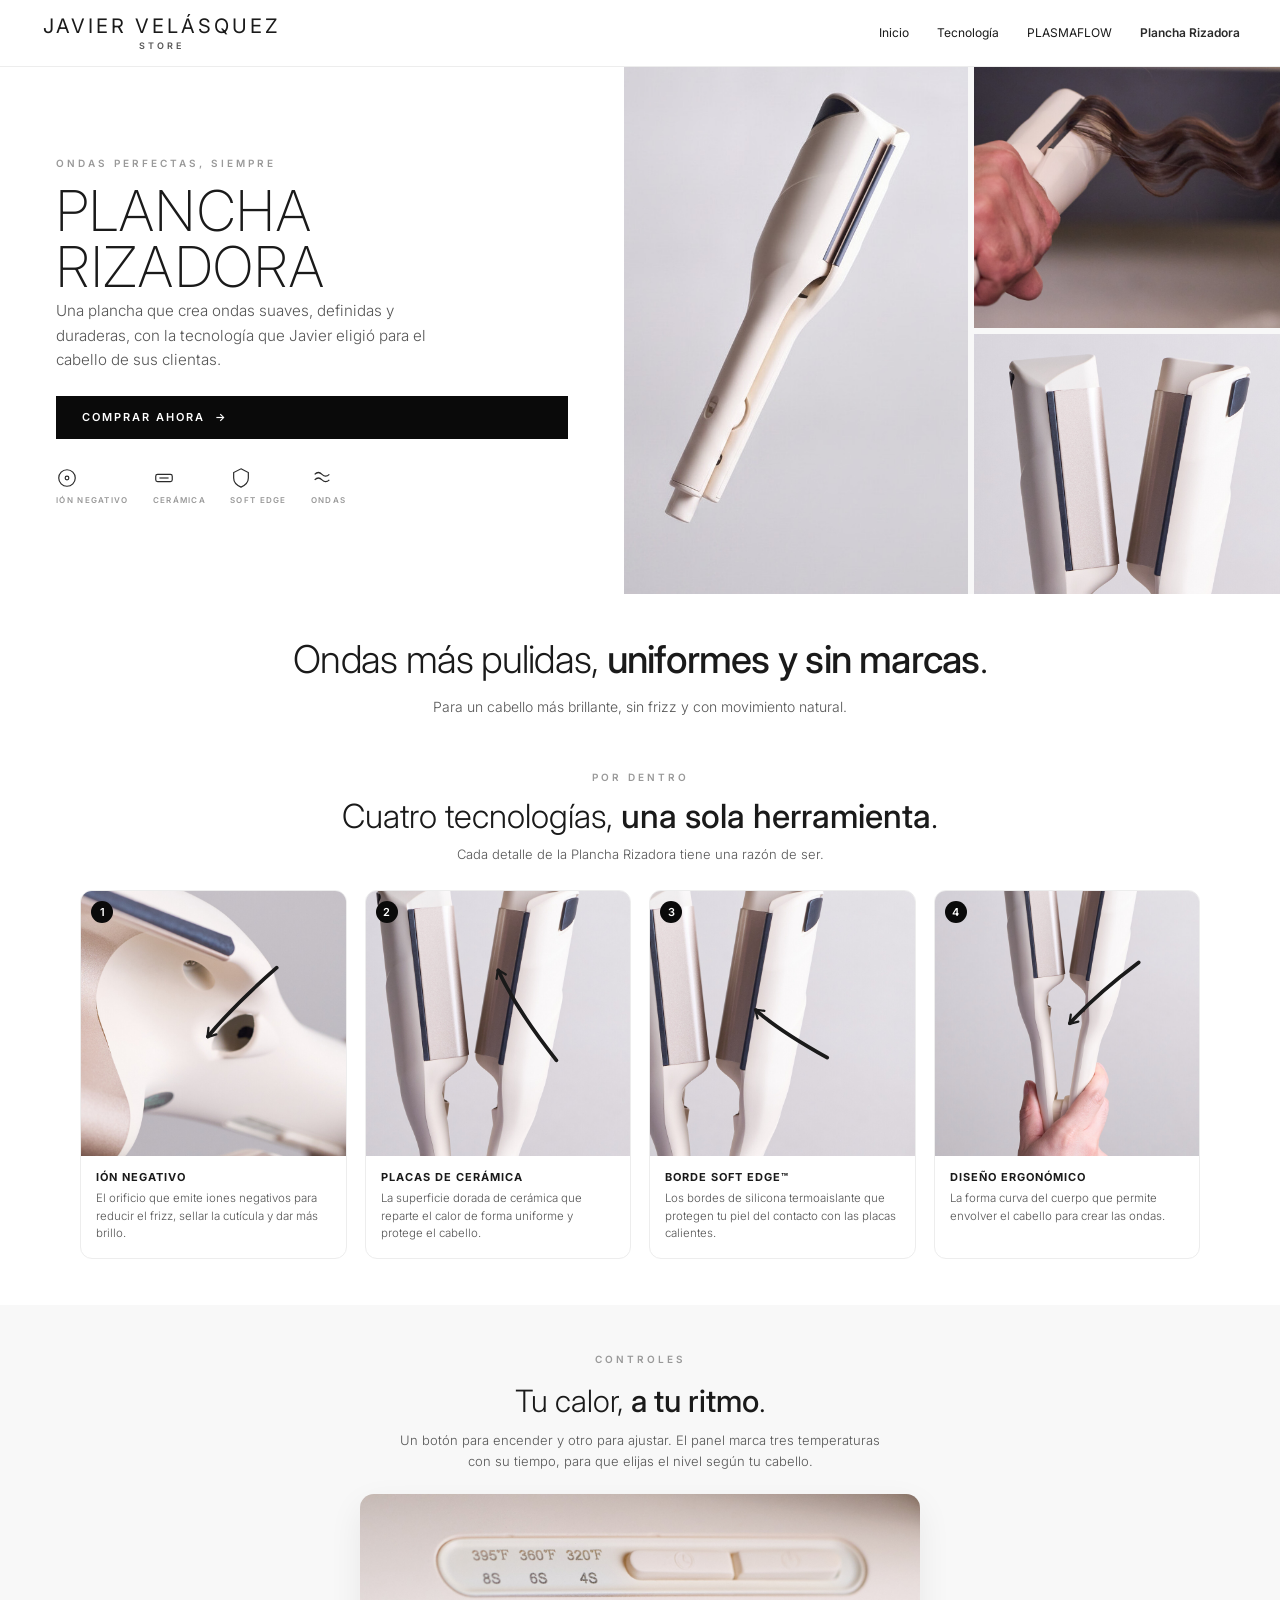
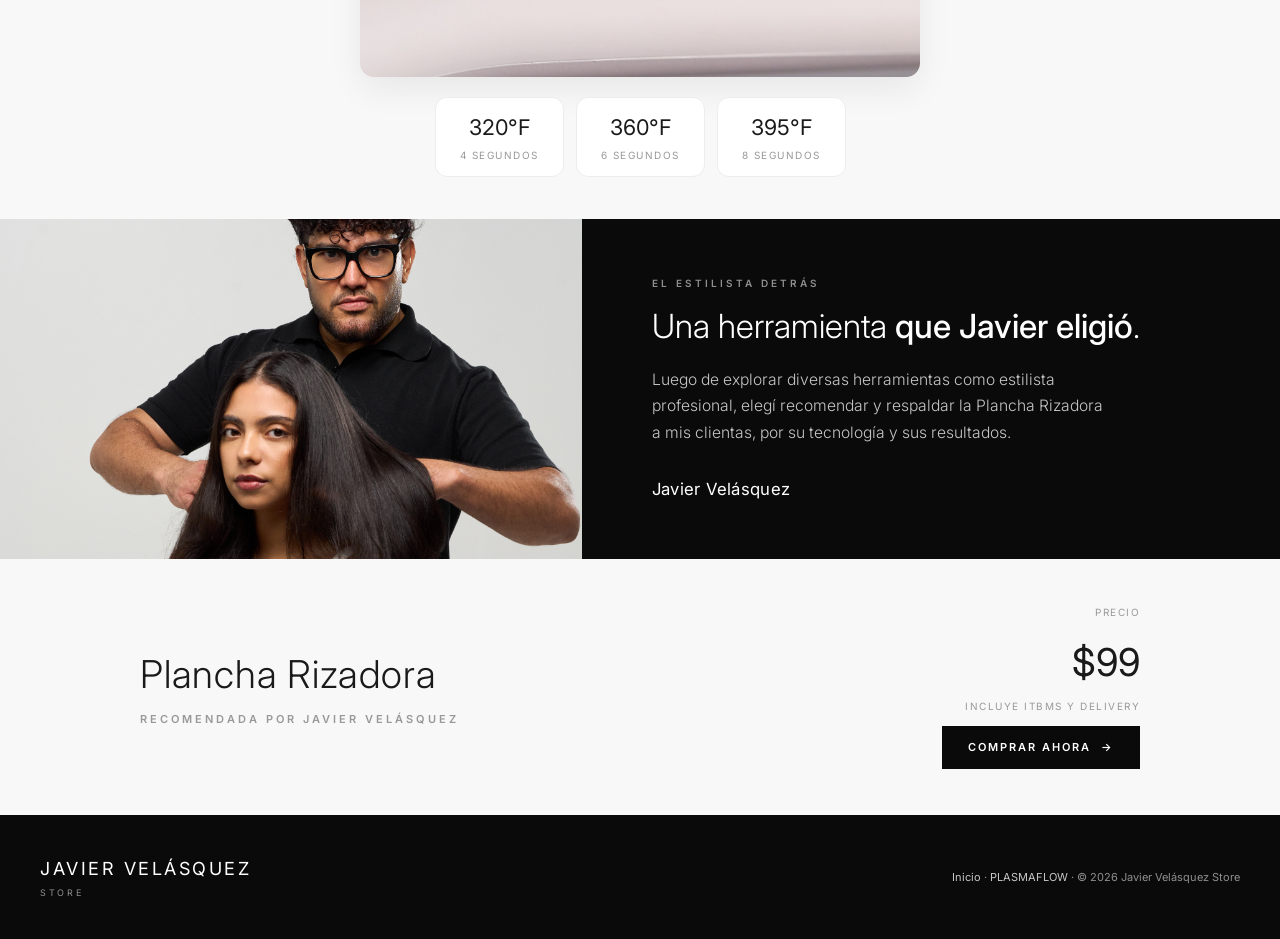
<file: plancha-rizadora.html>
<!DOCTYPE html>
<html lang="es">
<head>
<meta charset="utf-8">
<meta name="viewport" content="width=device-width, initial-scale=1">
<title>Plancha Rizadora · Javier Velásquez</title>
<style>
  @import url('https://fonts.googleapis.com/css2?family=Inter:wght@200;300;400;500;600;700&display=swap');
  *{margin:0;padding:0;box-sizing:border-box}
  :root{
    --bg:#ffffff; --ink:#1a1a1a; --soft:#555; --mute:#999; --line:#ededed;
    --warm:#0a0a0a; --warm-deep:#2a2a2a; --cream:#f8f8f8; --dark:#0a0a0a;
  }
  html{scroll-behavior:smooth}
  body{font-family:'Inter',-apple-system,sans-serif;background:var(--bg);color:var(--ink);line-height:1.5;-webkit-font-smoothing:antialiased;font-size:14px;overflow-x:hidden}
  a{color:inherit;text-decoration:none}
  img{display:block;max-width:100%}
  .wrap{max-width:1360px;margin:0 auto}
  .btn{display:inline-flex;align-items:center;gap:10px;background:var(--warm);color:#fff;padding:13px 26px;font-size:11px;font-weight:600;letter-spacing:2px;text-transform:uppercase;transition:all .2s}
  .btn:hover{background:var(--warm-deep);transform:translateX(3px)}
  .btn.dark{background:var(--dark)}
  .btn.dark:hover{background:#000}
  .eye{font-size:10px;letter-spacing:3px;text-transform:uppercase;color:var(--mute);font-weight:600}
  .ph{width:100%;height:100%;display:flex;flex-direction:column;align-items:center;justify-content:center;gap:10px;background:linear-gradient(135deg,#efe6d6,#e2d4bf);color:#a08a68;text-align:center;padding:28px}
  .ph .pht{font-size:12px;letter-spacing:2px;text-transform:uppercase;font-weight:600}
  .ph .phs{font-size:11px;color:#b6a488;max-width:230px;line-height:1.4}
  .pend{color:var(--warm-deep);font-style:italic;font-weight:500}

  header{position:sticky;top:0;z-index:50;background:rgba(255,255,255,.96);backdrop-filter:blur(18px);border-bottom:1px solid var(--line)}
  .head-in{max-width:1360px;margin:0 auto;padding:16px 40px;display:flex;align-items:center;justify-content:space-between}
  .logo{display:flex;flex-direction:column;align-items:center;line-height:1}
  .logo .n{font-weight:400;font-size:20px;letter-spacing:.15em;padding-left:.15em}
  .logo .s{font-weight:600;font-size:9px;letter-spacing:.32em;padding-left:.32em;text-transform:uppercase;color:var(--soft);margin-top:5px}
  nav{display:flex;gap:28px;font-size:12px}
  nav a:hover{opacity:.55}
  nav a.act{color:var(--warm-deep);font-weight:600}

  .hero{display:grid;grid-template-columns:1fr 1.05fr;align-items:stretch;min-height:452px}
  .hero-txt{padding:40px 56px;display:flex;flex-direction:column;justify-content:center}
  .hero-txt h1{font-weight:200;font-size:clamp(2.3rem,4.4vw,3.7rem);letter-spacing:.02em;line-height:1;margin:12px 0 4px}
  .hero-txt .by{font-size:11px;letter-spacing:4px;text-transform:uppercase;color:var(--mute);margin-bottom:22px}
  .hero-txt p{color:var(--soft);font-size:.95rem;font-weight:300;max-width:380px;margin-bottom:24px;line-height:1.6}
  .hero-feats{display:flex;gap:24px;margin-top:28px;flex-wrap:wrap}
  .hero-feat{display:flex;flex-direction:column;gap:6px;max-width:80px}
  .hero-feat svg{width:22px;height:22px;stroke:var(--warm-deep);fill:none;stroke-width:1.3}
  .hero-feat span{font-size:8px;letter-spacing:1.3px;text-transform:uppercase;color:var(--mute);font-weight:600;line-height:1.35}
  .hero-img{background:var(--cream);overflow:hidden}
  .hero-collage{display:grid;grid-template-columns:1.12fr 1fr;grid-template-rows:1fr 1fr;gap:6px;height:100%}
  .hero-collage img{width:100%;height:100%;object-fit:cover;display:block}
  .hero-collage .c-tall{grid-row:1/3}

  .promise{text-align:center;padding:44px 40px 8px}
  .promise h2{font-weight:300;font-size:clamp(1.8rem,3vw,2.6rem);letter-spacing:-.02em;line-height:1.1}
  .promise h2 b{font-weight:500}
  .promise p{color:var(--soft);font-weight:300;max-width:520px;margin:16px auto 0}

  .tech{padding:38px 40px 22px}
  .tech-grid{max-width:1200px;margin:0 auto;display:grid;grid-template-columns:repeat(4,1fr);gap:34px}
  .tech-card .ti{width:40px;height:40px;border:1px solid var(--warm);border-radius:50%;display:flex;align-items:center;justify-content:center;margin-bottom:16px;color:var(--warm-deep)}
  .tech-card .ti svg{width:20px;height:20px;stroke:currentColor;fill:none;stroke-width:1.4}
  .tech-card h3{font-size:12px;letter-spacing:1.5px;text-transform:uppercase;font-weight:700;margin-bottom:8px}
  .tech-card p{font-size:13px;color:var(--soft);font-weight:300;line-height:1.6}

  /* Diagrama de tecnologías: foto real + líneas apuntando a cada parte, 2 columnas */
  .diag-sec{padding:40px 50px 46px}
  .diag-head{text-align:center;max-width:620px;margin:0 auto 26px}
  .diag-head h2{font-weight:300;font-size:clamp(1.6rem,2.6vw,2.2rem);line-height:1.1}
  .diag-head h2 b{font-weight:500}
  .diag-head p{color:var(--soft);font-weight:300;margin-top:10px;font-size:13px}
  /* Collage: cada pieza con su foto y flecha que la señala */
  .combo{max-width:1120px;margin:0 auto;display:grid;grid-template-columns:repeat(4,1fr);gap:18px}
  .piece{background:#fff;border:1px solid var(--line);border-radius:12px;overflow:hidden;display:flex;flex-direction:column}
  .piece-photo{position:relative;aspect-ratio:1/1;overflow:hidden;background:#eef0f2}
  .piece-photo img{width:100%;height:100%;object-fit:cover;display:block}
  .piece-photo svg{position:absolute;inset:0;width:100%;height:100%;pointer-events:none}
  .piece-arrow{stroke:#1a1a1a;stroke-width:1.4;fill:none;stroke-linecap:round}
  .piece-num{position:absolute;top:10px;left:10px;width:22px;height:22px;border-radius:50%;background:var(--dark);color:#fff;font-size:11px;font-weight:600;display:flex;align-items:center;justify-content:center}
  .piece-body{padding:13px 15px 16px}
  .piece-body h4{font-size:11px;letter-spacing:1px;text-transform:uppercase;font-weight:700;margin-bottom:5px}
  .piece-body p{font-size:11.5px;color:var(--soft);font-weight:300;line-height:1.5}

  /* Controles reales del producto */
  .controls{padding:42px 40px;background:var(--cream)}
  .controls-in{max-width:860px;margin:0 auto;text-align:center}
  .controls-in h2{font-weight:300;font-size:clamp(1.5rem,2.4vw,2rem);margin:10px 0 6px}
  .controls-in h2 b{font-weight:500}
  .controls-in>p{color:var(--soft);font-weight:300;max-width:500px;margin:0 auto 22px;line-height:1.6;font-size:13px}
  .controls-photo{border-radius:14px;overflow:hidden;max-width:560px;margin:0 auto;box-shadow:0 12px 34px rgba(0,0,0,.07)}
  .controls-photo img{width:100%;display:block}
  .controls-specs{display:flex;justify-content:center;gap:12px;flex-wrap:wrap;margin-top:20px}
  .controls-specs .cs{background:#fff;border:1px solid var(--line);border-radius:12px;padding:13px 24px;min-width:110px}
  .controls-specs .cs .t{font-size:1.35rem;font-weight:400}
  .controls-specs .cs .n{font-size:10px;letter-spacing:1.5px;text-transform:uppercase;color:var(--mute);margin-top:4px}

  .split{display:grid;grid-template-columns:1fr 1fr;align-items:stretch;min-height:460px;margin-top:40px}
  .split.rev .s-img{order:2}
  .split .s-img{overflow:hidden;background:var(--cream)}
  .split .s-img img{width:100%;height:100%;object-fit:cover}
  .split .s-img.board{display:flex;align-items:center;justify-content:center;padding:26px}
  .split .s-img.board img{width:auto;height:100%;max-height:540px;object-fit:contain}
  .split .s-img .ph{min-height:460px}
  .split .s-txt{padding:60px;display:flex;flex-direction:column;justify-content:center}
  .split .s-txt h2{font-weight:300;font-size:clamp(1.7rem,2.8vw,2.4rem);line-height:1.1;margin-bottom:18px}
  .split .s-txt h2 b{font-weight:500}
  .split .s-txt p{color:var(--soft);font-weight:300;line-height:1.65;max-width:420px;margin-bottom:14px}
  .checks{margin-top:8px}
  .checks .ck{display:flex;gap:12px;align-items:flex-start;padding:9px 0;border-bottom:1px solid var(--line)}
  .checks .ck:last-child{border-bottom:none}
  .checks .ck b{font-size:14px;font-weight:600;min-width:170px}
  .checks .ck span{font-size:13px;color:var(--soft);font-weight:300}

  .uso{padding:46px 40px}
  .uso-in{max-width:900px;margin:0 auto;text-align:center}
  .uso h2{font-weight:300;font-size:clamp(1.7rem,2.8vw,2.3rem);margin-bottom:10px}
  .uso .note{background:var(--cream);border:1px dashed #ddd;border-radius:14px;padding:26px;margin-top:24px;color:var(--soft);font-size:14px}

  .creator{background:var(--dark);color:#fff;display:grid;grid-template-columns:1fr 1.2fr;align-items:stretch;height:340px}
  .creator .c-photo{overflow:hidden}
  .creator .c-photo img{width:100%;height:100%;object-fit:cover;object-position:center 22%}
  .creator .c-text{padding:0 70px;display:flex;flex-direction:column;justify-content:center}
  .creator .c-eye{color:#8f8f8f}
  .creator .c-text h2{font-weight:300;font-size:clamp(1.6rem,2.6vw,2.2rem);line-height:1.2;margin:16px 0 20px}
  .creator .c-text h2 b{font-weight:500;color:#fff}
  .creator .c-text p{color:#c7c7c7;font-size:.98rem;font-weight:300;line-height:1.7;max-width:460px;margin-bottom:14px}
  .creator .c-sign{margin-top:16px;font-size:1.05rem;color:#fff;font-weight:400;letter-spacing:.02em}

  .cta{background:var(--cream);padding:46px 40px}
  .cta-in{max-width:1000px;margin:0 auto;display:grid;grid-template-columns:1fr auto;gap:40px;align-items:center}
  .cta-in h2{font-weight:300;font-size:clamp(1.8rem,3vw,2.6rem);letter-spacing:.02em}
  .cta-in h2 span{display:block;font-size:11px;letter-spacing:3px;text-transform:uppercase;color:var(--mute);margin-top:8px;font-weight:600}
  .cta-price{text-align:right}
  .cta-price .pr{font-size:2.4rem;font-weight:400}
  .cta-price .pn{font-size:10px;letter-spacing:1.5px;text-transform:uppercase;color:var(--mute);margin-bottom:14px}

  /* Animaciones smooth: las secciones se revelan al entrar en pantalla y las
     imágenes aparecen con un fundido suave en vez de cargar de golpe. Todo bajo
     .js, así que sin JavaScript o con reduced-motion la página se ve normal. */
  .js section.reveal{opacity:0;transform:translateY(26px);transition:opacity .85s cubic-bezier(.22,1,.36,1),transform .85s cubic-bezier(.22,1,.36,1)}
  .js section.reveal.in{opacity:1;transform:none}
  .js img.lz{opacity:0;transition:opacity .7s ease}
  .js img.lz.loaded{opacity:1}
  @media (prefers-reduced-motion:reduce){
    .js section.reveal,.js img.lz{opacity:1!important;transform:none!important;transition:none!important}
  }

  footer{background:var(--dark);color:#fff;padding:40px}
  .foot-in{max-width:1360px;margin:0 auto;display:flex;justify-content:space-between;align-items:center;flex-wrap:wrap;gap:20px}
  .foot-in .n{font-size:18px;letter-spacing:.14em}
  .foot-in .s{font-size:9px;letter-spacing:.3em;color:#8f8f8f;text-transform:uppercase;margin-top:4px}
  .foot-in .fr{font-size:11px;color:#8f8f8f}
  .foot-in .fr a{color:#c7c7c7}

  @media(max-width:900px){
    .head-in{padding:14px 20px;justify-content:center} nav{display:none}
    .hero{grid-template-columns:1fr} .hero-txt{padding:38px 24px} .hero-collage{height:380px}
    .hero-feats{gap:18px;margin-top:24px}
    .tech-grid{grid-template-columns:1fr 1fr;gap:24px}
    .diag-sec{padding:36px 18px 40px} .combo{grid-template-columns:repeat(2,1fr);gap:13px}
    .piece-body{padding:11px 13px 14px} .piece-body p{font-size:11.5px}
    .controls{padding:40px 24px}
    .split,.split.rev{grid-template-columns:1fr} .split.rev .s-img{order:0} .split .s-img .ph{min-height:320px} .split .s-txt{padding:44px 24px}
    .creator{grid-template-columns:1fr;height:auto} .creator .c-photo{height:320px} .creator .c-text{padding:44px 24px}
    .cta-in{grid-template-columns:1fr;text-align:center} .cta-price{text-align:center}
    .promise,.tech,.uso,.cta{padding-left:24px;padding-right:24px}
    .tech-grid{gap:20px}
    .foot-in{flex-direction:column;text-align:center}
  }
</style>
</head>
<body>

<header>
  <div class="head-in">
    <a href="index.html" class="logo"><span class="n">JAVIER VELÁSQUEZ</span><span class="s">Store</span></a>
    <nav>
      <a href="index.html">Inicio</a>
      <a href="#tecnologia">Tecnología</a>
      <!-- <a href="#uso">Cómo se usa</a> -->
      <a href="landing-plasma-flow/preview-landing-real.html">PLASMAFLOW</a>
      <a href="plancha-rizadora.html" class="act">Plancha Rizadora</a>
    </nav>
  </div>
</header>

<section class="hero">
  <div class="hero-txt">
    <span class="eye">Ondas perfectas, siempre</span>
    <h1>PLANCHA<br>RIZADORA</h1>
    <p>Una plancha que crea ondas suaves, definidas y duraderas, con la tecnología que Javier eligió para el cabello de sus clientas.</p>
    <a href="#comprar" class="btn">Comprar Ahora <span>&rarr;</span></a>
    <div class="hero-feats">
      <div class="hero-feat"><svg viewBox="0 0 24 24"><circle cx="12" cy="12" r="9"/><circle cx="12" cy="12" r="2"/></svg><span>Ión Negativo</span></div>
      <div class="hero-feat"><svg viewBox="0 0 24 24"><rect x="3" y="8" width="18" height="8" rx="2"/><line x1="7" y1="12" x2="17" y2="12"/></svg><span>Cerámica</span></div>
      <div class="hero-feat"><svg viewBox="0 0 24 24"><path d="M12 2l8 4v6c0 5-3.5 8-8 10-4.5-2-8-5-8-10V6z"/></svg><span>Soft Edge</span></div>
      <div class="hero-feat"><svg viewBox="0 0 24 24"><path d="M4 8 Q8 4 12 8 T20 8"/><path d="M4 14 Q8 10 12 14 T20 14"/></svg><span>Ondas</span></div>
    </div>
  </div>
  <div class="hero-img">
    <div class="hero-collage">
      <img class="c-tall" src="plancha-rizadora/images/producto-zoom.jpg" alt="Plancha Rizadora">
      <img src="plancha-rizadora/images/uso-ondas.jpg" alt="Javier usando la Plancha Rizadora para crear ondas">
      <img src="plancha-rizadora/images/dentro-placas.jpg" alt="Placas de cerámica abiertas de la Plancha Rizadora">
    </div>
  </div>
</section>

<section class="promise">
  <h2>Ondas más pulidas, <b>uniformes y sin marcas</b>.</h2>
  <p>Para un cabello más brillante, sin frizz y con movimiento natural.</p>
</section>

<!-- La rejilla de 4 tecnologías en texto se quitó el 11-ago a pedido de
     Marianela: decía lo mismo que la sección de abajo, que además lo muestra
     con las fotos reales señaladas. El enlace "Tecnología" del menú ahora
     apunta a esa. -->

<section id="tecnologia" class="diag-sec">
  <div class="diag-head">
    <span class="eye">Por dentro</span>
    <h2 style="margin-top:12px">Cuatro tecnologías, <b>una sola herramienta</b>.</h2>
    <p>Cada detalle de la Plancha Rizadora tiene una razón de ser.</p>
  </div>
  <div class="combo">

    <div class="piece">
      <div class="piece-photo">
        <img src="plancha-rizadora/images/pieza-ion.jpg" alt="Orificio emisor de iones negativos">
        <svg viewBox="0 0 100 100" preserveAspectRatio="xMidYMid slice" aria-hidden="true">
          <defs><marker id="ah1" viewBox="0 0 8 8" refX="5" refY="4" markerWidth="4.4" markerHeight="4.4" orient="auto"><path d="M1.6,1.5 L5.4,4 L1.6,6.5" fill="none" stroke="#1a1a1a" stroke-width="1.1" stroke-linecap="round" stroke-linejoin="round"/></marker></defs>
          <path class="piece-arrow" d="M74,29 Q58,43 48,55" marker-end="url(#ah1)"/>
        </svg>
        <div class="piece-num">1</div>
      </div>
      <div class="piece-body"><h4>Ión Negativo</h4><p>El orificio que emite iones negativos para reducir el frizz, sellar la cutícula y dar más brillo.</p></div>
    </div>

    <div class="piece">
      <div class="piece-photo">
        <img src="plancha-rizadora/images/pieza-ceramica.jpg" alt="Placas de cerámica doradas">
        <svg viewBox="0 0 100 100" preserveAspectRatio="xMidYMid slice" aria-hidden="true">
          <defs><marker id="ah2" viewBox="0 0 8 8" refX="5" refY="4" markerWidth="4.4" markerHeight="4.4" orient="auto"><path d="M1.6,1.5 L5.4,4 L1.6,6.5" fill="none" stroke="#1a1a1a" stroke-width="1.1" stroke-linecap="round" stroke-linejoin="round"/></marker></defs>
          <path class="piece-arrow" d="M72,64 Q57,45 50,30" marker-end="url(#ah2)"/>
        </svg>
        <div class="piece-num">2</div>
      </div>
      <div class="piece-body"><h4>Placas de Cerámica</h4><p>La superficie dorada de cerámica que reparte el calor de forma uniforme y protege el cabello.</p></div>
    </div>

    <div class="piece">
      <div class="piece-photo">
        <img src="plancha-rizadora/images/pieza-softedge.jpg" alt="Bordes Soft Edge de silicona">
        <svg viewBox="0 0 100 100" preserveAspectRatio="xMidYMid slice" aria-hidden="true">
          <defs><marker id="ah3" viewBox="0 0 8 8" refX="5" refY="4" markerWidth="4.4" markerHeight="4.4" orient="auto"><path d="M1.6,1.5 L5.4,4 L1.6,6.5" fill="none" stroke="#1a1a1a" stroke-width="1.1" stroke-linecap="round" stroke-linejoin="round"/></marker></defs>
          <path class="piece-arrow" d="M67,63 Q49,53 40,45" marker-end="url(#ah3)"/>
        </svg>
        <div class="piece-num">3</div>
      </div>
      <div class="piece-body"><h4>Borde Soft Edge™</h4><p>Los bordes de silicona termoaislante que protegen tu piel del contacto con las placas calientes.</p></div>
    </div>

    <div class="piece">
      <div class="piece-photo">
        <img src="plancha-rizadora/images/pieza-ergonomico.jpg" alt="Forma curva ergonómica">
        <svg viewBox="0 0 100 100" preserveAspectRatio="xMidYMid slice" aria-hidden="true">
          <defs><marker id="ah4" viewBox="0 0 8 8" refX="5" refY="4" markerWidth="4.4" markerHeight="4.4" orient="auto"><path d="M1.6,1.5 L5.4,4 L1.6,6.5" fill="none" stroke="#1a1a1a" stroke-width="1.1" stroke-linecap="round" stroke-linejoin="round"/></marker></defs>
          <path class="piece-arrow" d="M77,27 Q61,39 51,50" marker-end="url(#ah4)"/>
        </svg>
        <div class="piece-num">4</div>
      </div>
      <div class="piece-body"><h4>Diseño Ergonómico</h4><p>La forma curva del cuerpo que permite envolver el cabello para crear las ondas.</p></div>
    </div>

  </div>
</section>

<section class="controls">
  <div class="controls-in">
    <span class="eye">Controles</span>
    <h2>Tu calor, <b>a tu ritmo</b>.</h2>
    <p>Un botón para encender y otro para ajustar. El panel marca tres temperaturas con su tiempo, para que elijas el nivel según tu cabello.</p>
    <div class="controls-photo"><img src="plancha-rizadora/images/controles.jpg" alt="Panel de control de la Plancha Rizadora con sus tres temperaturas y tres tiempos"></div>
    <div class="controls-specs">
      <div class="cs"><div class="t">320°F</div><div class="n">4 segundos</div></div>
      <div class="cs"><div class="t">360°F</div><div class="n">6 segundos</div></div>
      <div class="cs"><div class="t">395°F</div><div class="n">8 segundos</div></div>
    </div>
  </div>
</section>

<!-- Seccion "Como se usa" oculta hasta que Javier mande los pasos.
     Para reactivarla se quitan estos comentarios y se pega el texto real.
<section id="uso" class="uso">
  <div class="uso-in">
    <span class="eye">Cómo se usa</span>
    <h2 style="margin-top:12px">Paso a paso</h2>
    <div class="uso-pasos">AQUI VAN LOS PASOS</div>
  </div>
</section>
-->

<section class="creator">
  <div class="c-photo"><img src="landing-plasma-flow/images/DSC04531.jpg" alt="Javier Velásquez"></div>
  <div class="c-text">
    <span class="eye c-eye">El estilista detrás</span>
    <h2>Una herramienta <b>que Javier eligió</b>.</h2>
    <p>Luego de explorar diversas herramientas como estilista profesional, elegí recomendar y respaldar la Plancha Rizadora a mis clientas, por su tecnología y sus resultados.</p>
    <div class="c-sign">Javier Velásquez</div>
  </div>
</section>

<section id="comprar" class="cta">
  <div class="cta-in">
    <h2>Plancha Rizadora<span>Recomendada por Javier Velásquez</span></h2>
    <div class="cta-price">
      <div class="pn">Precio</div>
      <div class="pr">$99</div>
      <div class="pn" style="margin-top:8px;margin-bottom:0">Incluye ITBMS y delivery</div>
      <a href="#" class="btn dark" style="margin-top:12px">Comprar Ahora <span>&rarr;</span></a>
    </div>
  </div>
</section>

<footer>
  <div class="foot-in">
    <div><div class="n">JAVIER VELÁSQUEZ</div><div class="s">Store</div></div>
    <div class="fr"><a href="index.html">Inicio</a> · <a href="landing-plasma-flow/preview-landing-real.html">PLASMAFLOW</a> · © 2026 Javier Velásquez Store</div>
  </div>
</footer>

<script>
(function(){
  var root = document.documentElement;
  root.classList.add('js');

  // Imágenes con fundido suave al cargar (evita el "salto" brusco)
  var imgs = document.querySelectorAll('img');
  for (var i = 0; i < imgs.length; i++) {
    (function(img){
      img.classList.add('lz');
      if (img.complete && img.naturalWidth > 0) {
        img.classList.add('loaded');
      } else {
        img.addEventListener('load', function(){ img.classList.add('loaded'); });
        img.addEventListener('error', function(){ img.classList.add('loaded'); });
      }
    })(imgs[i]);
  }

  // Secciones que se revelan al entrar en pantalla
  var secs = document.querySelectorAll('section');
  if ('IntersectionObserver' in window) {
    for (var j = 0; j < secs.length; j++) secs[j].classList.add('reveal');
    var io = new IntersectionObserver(function(entries){
      entries.forEach(function(e){
        if (e.isIntersecting) { e.target.classList.add('in'); io.unobserve(e.target); }
      });
    }, { threshold: 0.12, rootMargin: '0px 0px -8% 0px' });
    for (var k = 0; k < secs.length; k++) io.observe(secs[k]);
  }
})();
</script>

</body>
</html>
</file>
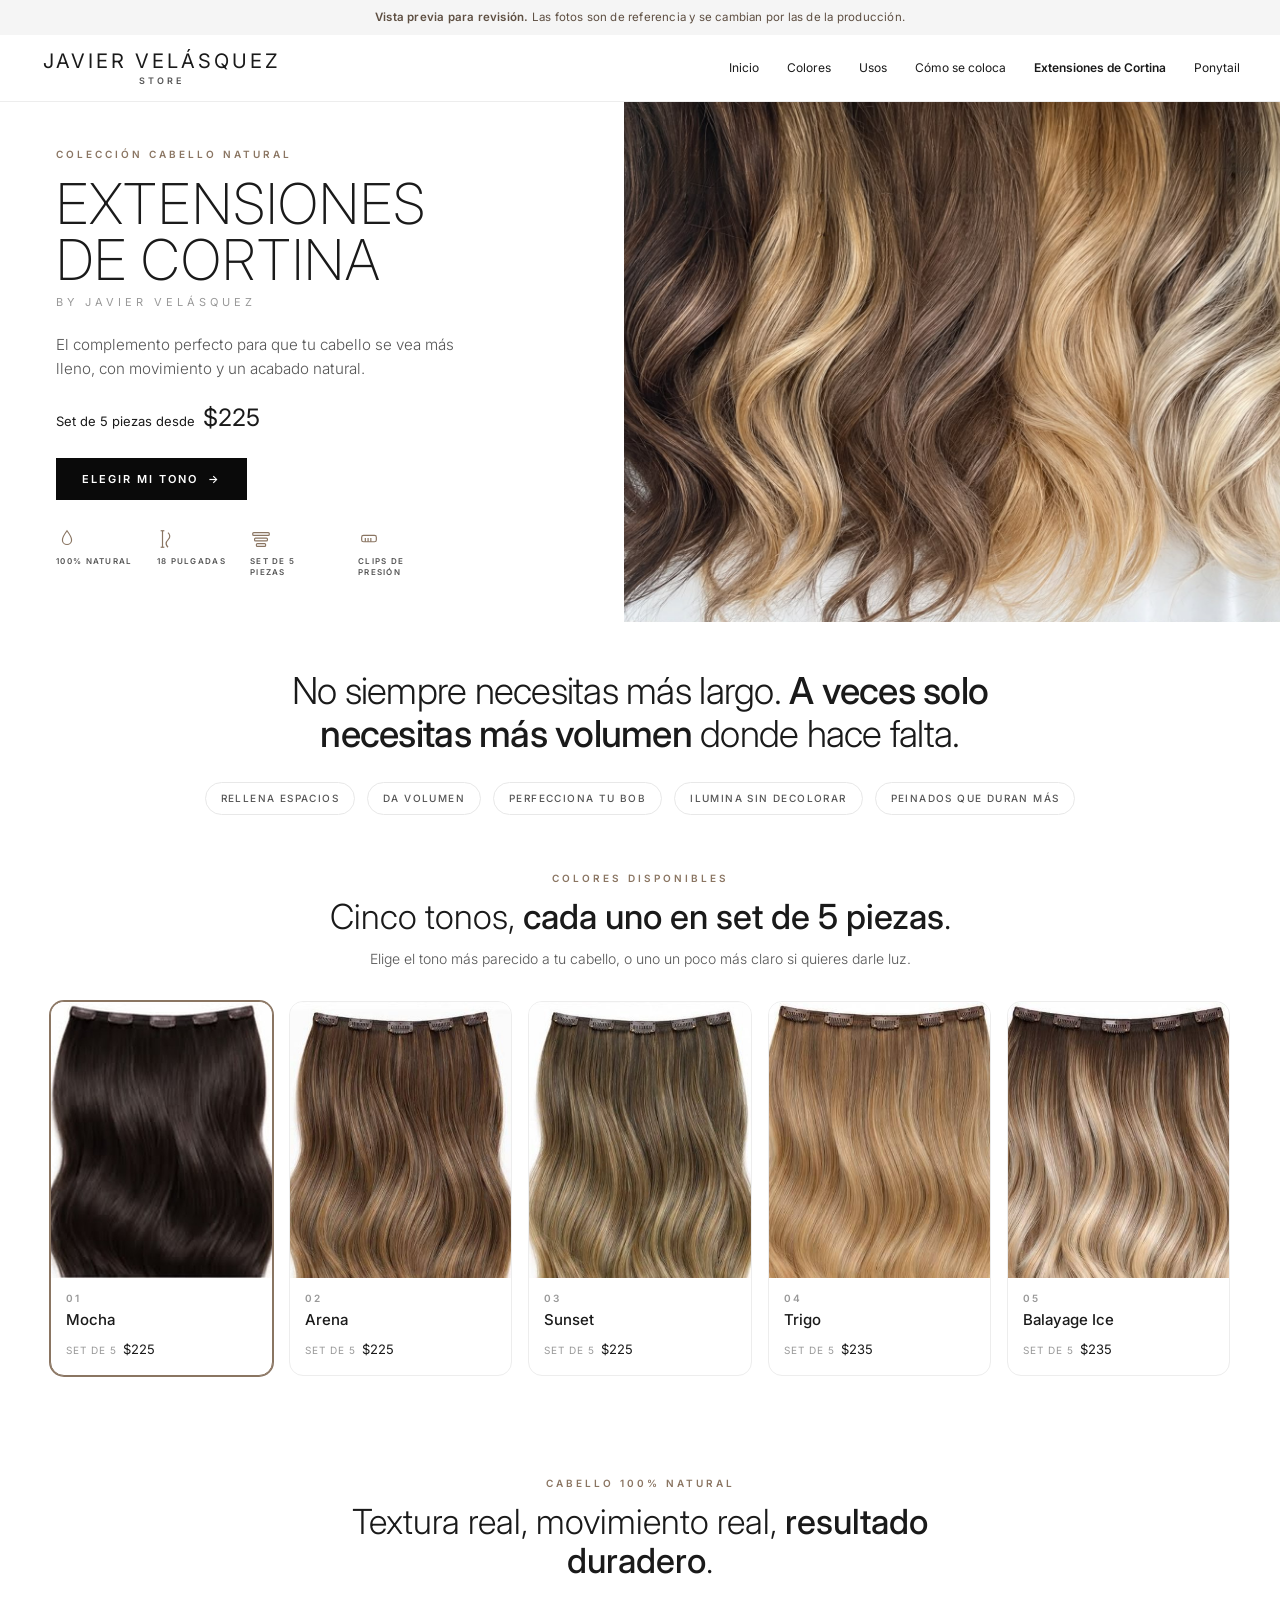
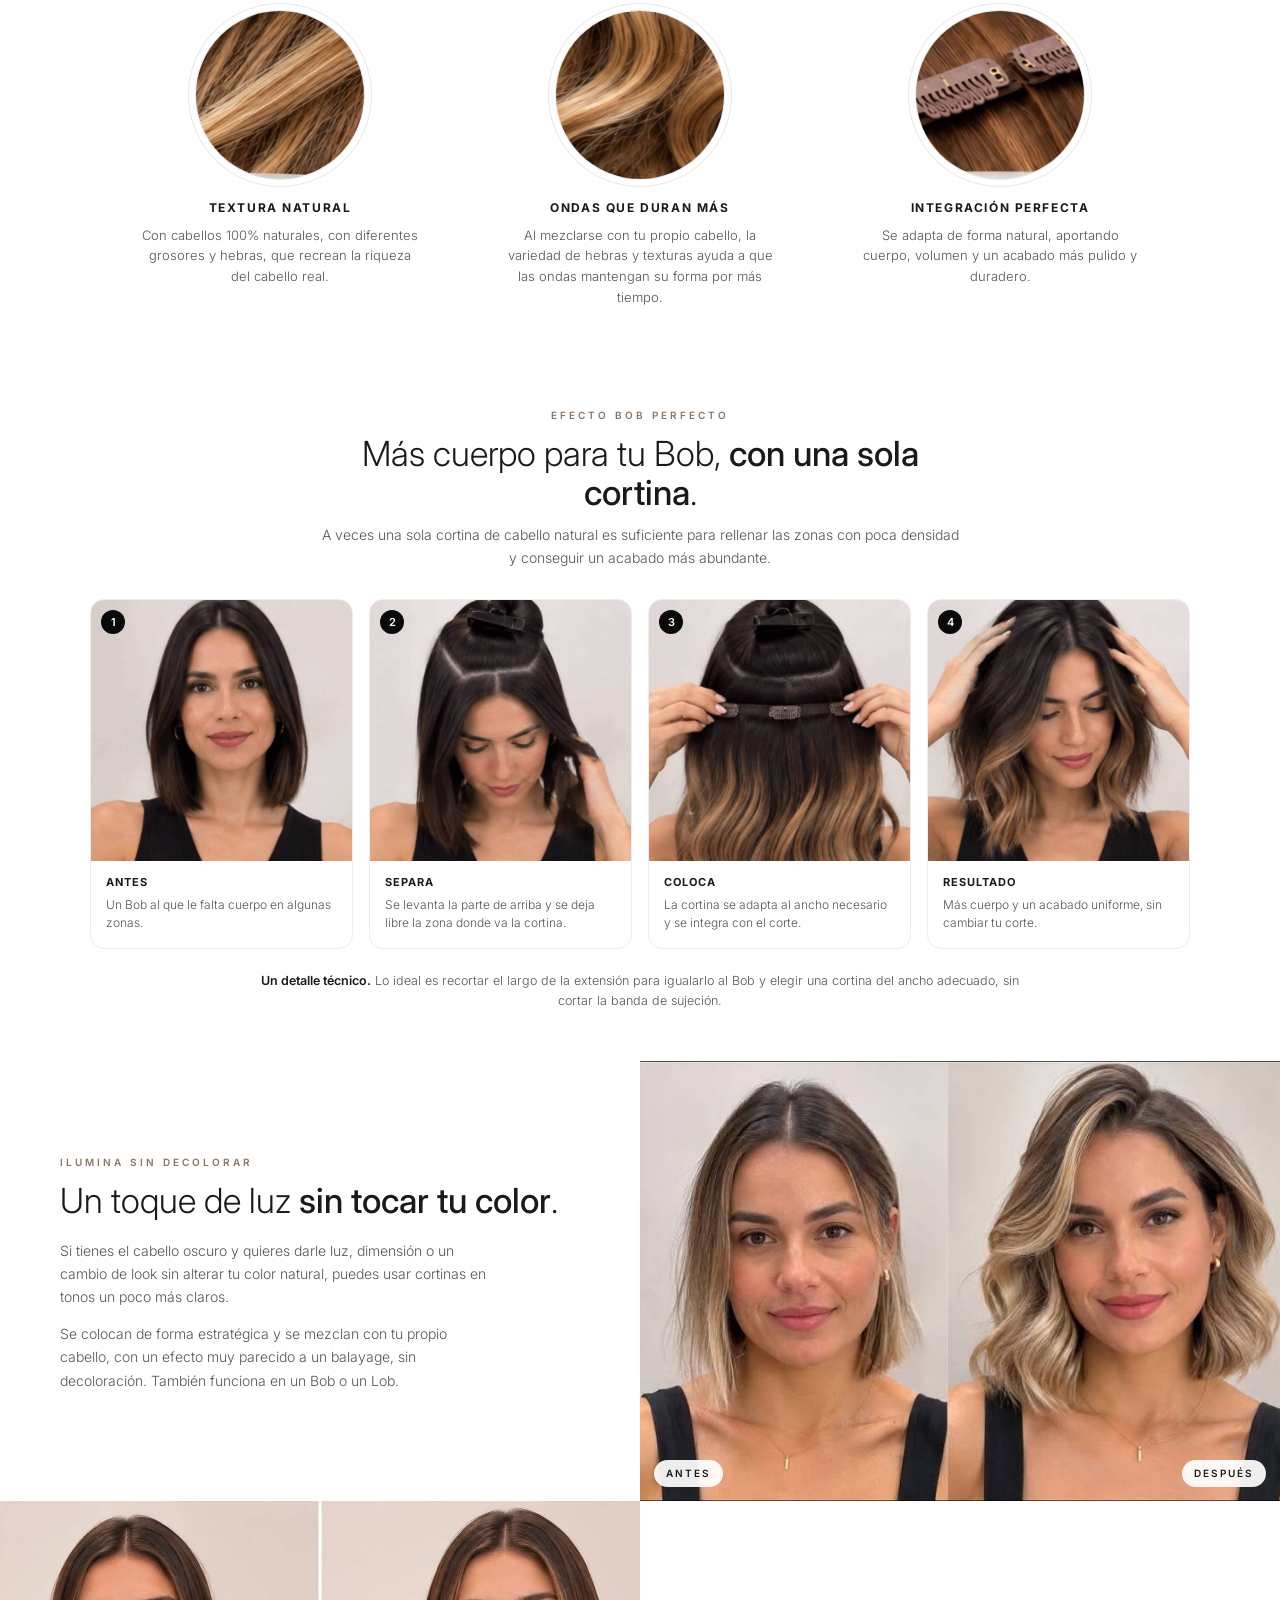
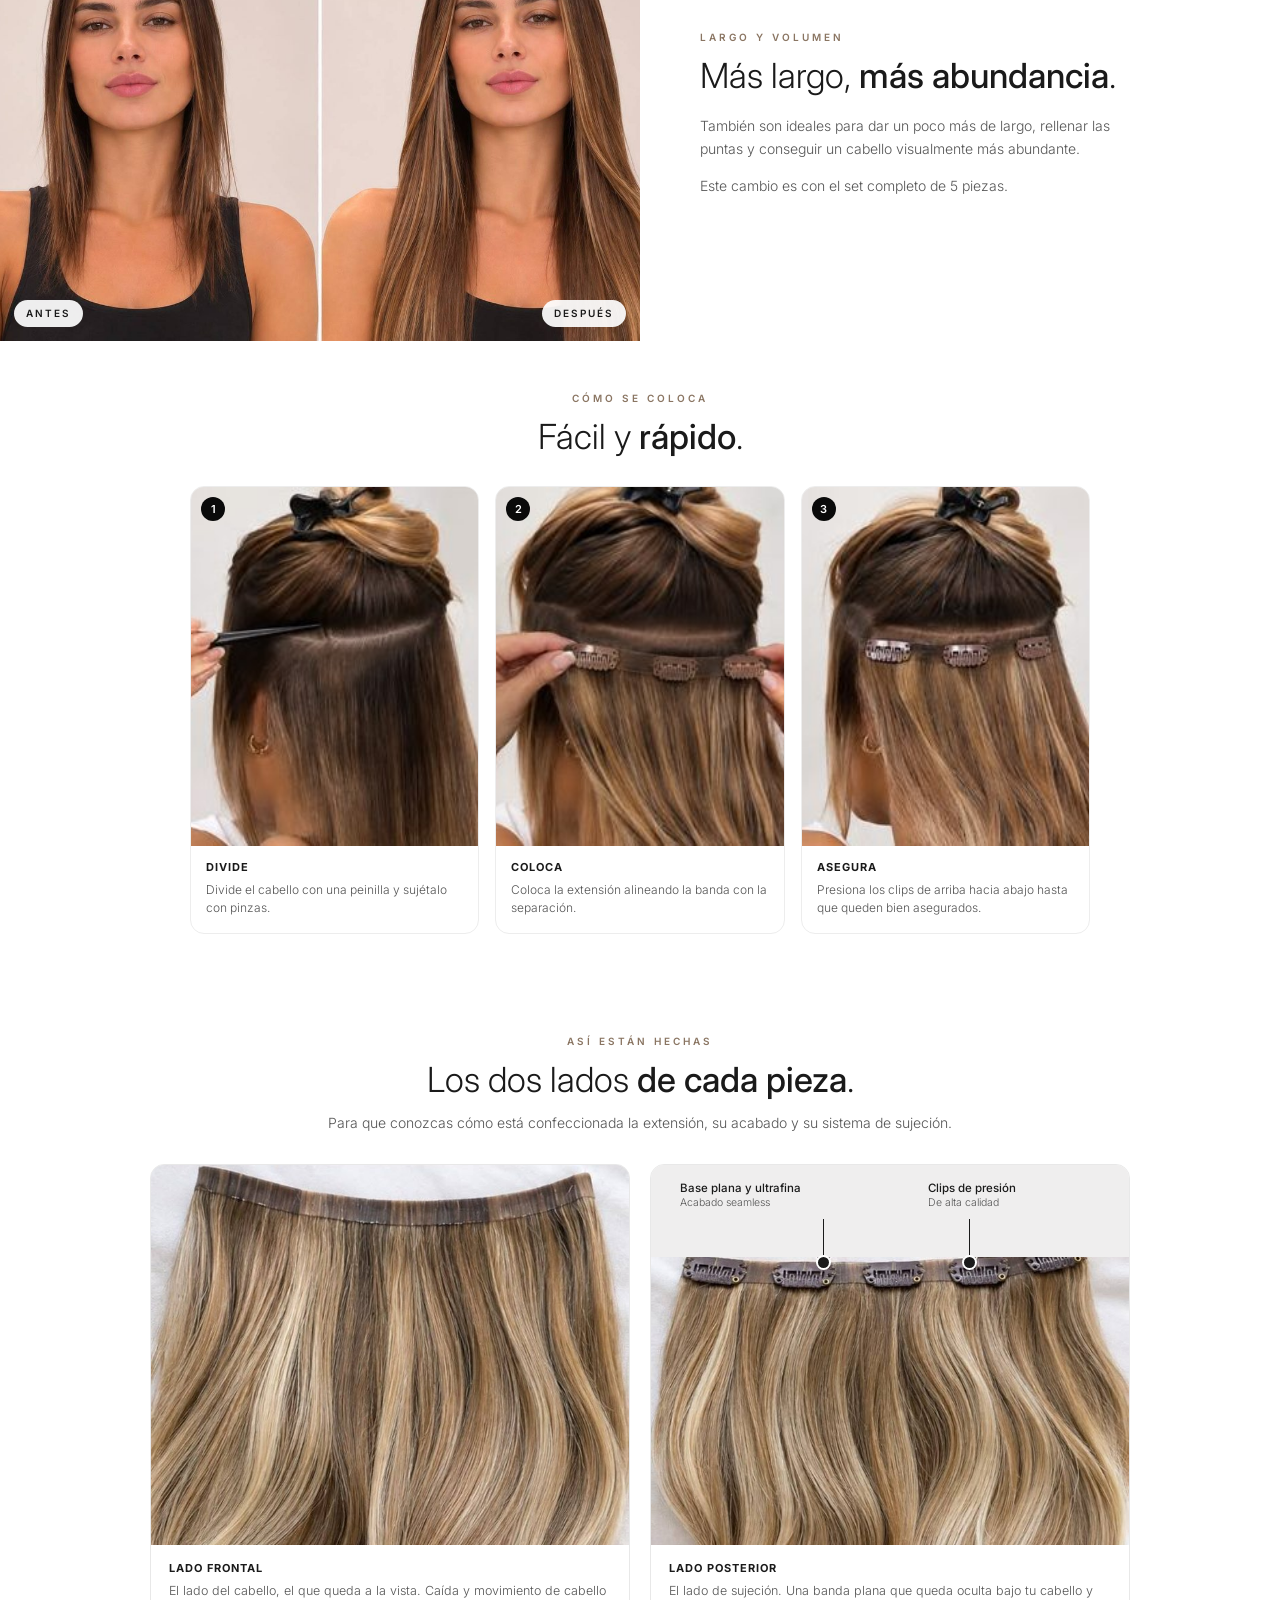
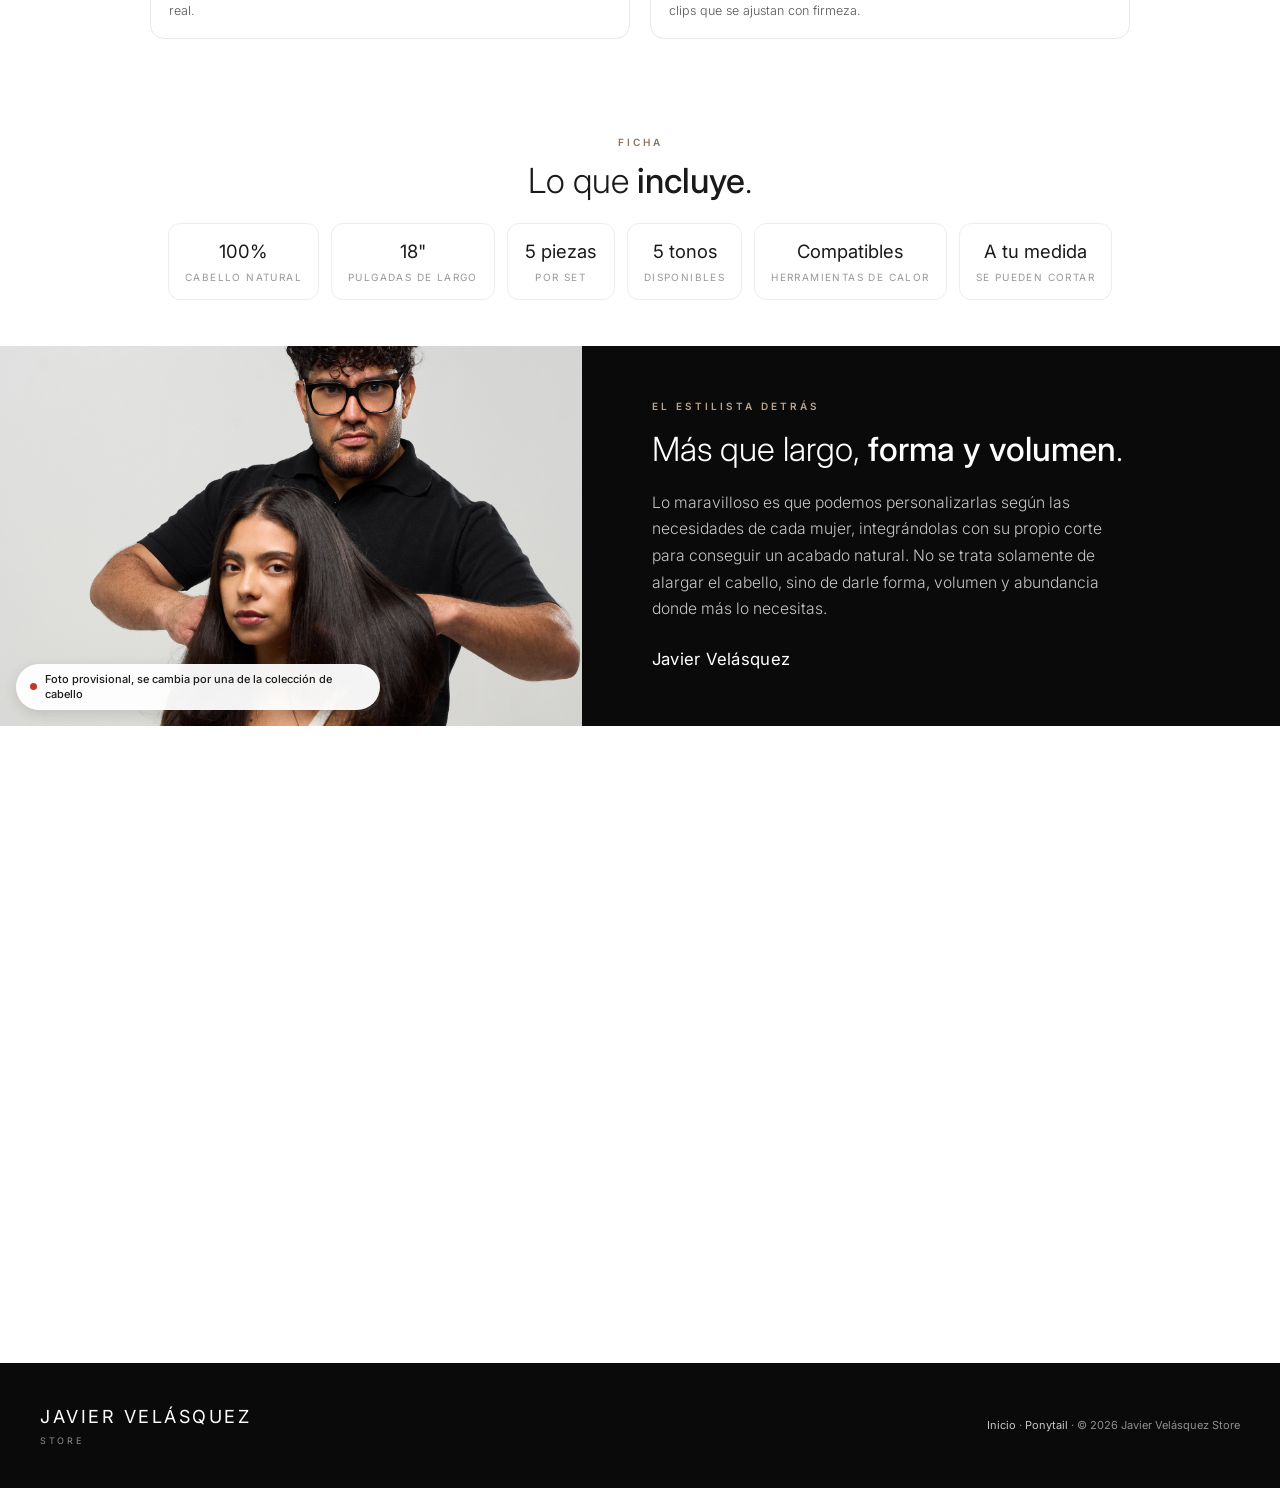
<file: cabello-natural/extensiones-de-cortina.html>
<!DOCTYPE html>
<html lang="es">
<head>
<meta charset="utf-8">
<meta name="viewport" content="width=device-width, initial-scale=1">
<title>Extensiones de Cortina · Javier Velásquez</title>
<meta name="robots" content="noindex">
<link rel="stylesheet" href="cabello.css?v=4">
<style>
  .p-pin{position:absolute;width:1px;background:#1a1a1a;top:54px;height:44px;z-index:2}
  .p-pin::after{content:'';position:absolute;bottom:-5px;left:-5px;width:11px;height:11px;border-radius:50%;background:#1a1a1a;box-shadow:0 0 0 2px #fff}
</style>
</head>
<body>

<div class="preview-bar"><b>Vista previa para revisión.</b> Las fotos son de referencia y se cambian por las de la producción.</div>

<header>
  <div class="head-in">
    <a href="index.html" class="logo"><span class="n">JAVIER VELÁSQUEZ</span><span class="s">Store</span></a>
    <nav>
      <a href="index.html">Inicio</a>
      <a href="#colores">Colores</a>
      <a href="#usos">Usos</a>
      <a href="#colocar">Cómo se coloca</a>
      <a href="extensiones-de-cortina.html" class="act">Extensiones de Cortina</a>
      <a href="ponytail.html">Ponytail</a>
    </nav>
  </div>
</header>

<section class="hero">
  <div class="hero-txt">
    <span class="eye">Colección Cabello Natural</span>
    <h1>EXTENSIONES<br>DE CORTINA</h1>
    <div class="by">by Javier Velásquez</div>
    <p>El complemento perfecto para que tu cabello se vea más lleno, con movimiento y un acabado natural.</p>
    <div class="hero-price">Set de 5 piezas desde <b>$225</b></div>
    <a href="#colores" class="btn">Elegir mi tono <span>&rarr;</span></a>
    <div class="hero-feats">
      <div class="hero-feat"><svg viewBox="0 0 24 24"><path d="M12 3c-3 4-5 7-5 10a5 5 0 0 0 10 0c0-3-2-6-5-10z"/></svg><span>100% Natural</span></div>
      <div class="hero-feat"><svg viewBox="0 0 24 24"><line x1="6" y1="3" x2="6" y2="21"/><line x1="4" y1="3" x2="8" y2="3"/><line x1="4" y1="21" x2="8" y2="21"/><path d="M12 5 Q16 9 12 13 T12 21"/></svg><span>18 Pulgadas</span></div>
      <div class="hero-feat"><svg viewBox="0 0 24 24"><rect x="3" y="5" width="18" height="3" rx="1"/><rect x="5" y="11" width="14" height="3" rx="1"/><rect x="7" y="17" width="10" height="3" rx="1"/></svg><span>Set de 5 Piezas</span></div>
      <div class="hero-feat"><svg viewBox="0 0 24 24"><rect x="4" y="8" width="16" height="7" rx="2"/><line x1="8" y1="11" x2="8" y2="15"/><line x1="11" y1="11" x2="11" y2="15"/><line x1="14" y1="11" x2="14" y2="15"/></svg><span>Clips de Presión</span></div>
    </div>
  </div>
  <div class="hero-img"><img class="hero-uno" src="images/ext-cinco-tonos-v3.jpg" alt="Los cinco tonos de extensiones de cortina, uno al lado del otro"></div>
</section>

<section class="promise">
  <h2>No siempre necesitas más largo. <b>A veces solo necesitas más volumen</b> donde hace falta.</h2>
  <div class="need-row">
    <span>Rellena espacios</span><span>Da volumen</span><span>Perfecciona tu Bob</span><span>Ilumina sin decolorar</span><span>Peinados que duran más</span>
  </div>
</section>

<section id="colores" class="tonos">
  <div class="sec-head">
    <span class="eye">Colores disponibles</span>
    <h2>Cinco tonos, <b>cada uno en set de 5 piezas</b>.</h2>
    <p>Elige el tono más parecido a tu cabello, o uno un poco más claro si quieres darle luz.</p>
  </div>
  <div class="tono-grid">
    <button class="tono" data-tono="mocha" aria-pressed="false"><div class="tono-img"><img src="images/tono-mocha-v2.jpg" alt="Extensión de cortina tono Mocha"></div><div class="tono-body"><div class="tono-num">01</div><h3>Mocha</h3><div class="pr"><span>Set de 5</span>$225</div></div></button>
    <button class="tono" data-tono="arena" aria-pressed="false"><div class="tono-img"><img src="images/tono-arena.jpg" alt="Extensión de cortina tono Arena"></div><div class="tono-body"><div class="tono-num">02</div><h3>Arena</h3><div class="pr"><span>Set de 5</span>$225</div></div></button>
    <button class="tono" data-tono="sunset" aria-pressed="false"><div class="tono-img"><img src="images/tono-sunset.jpg" alt="Extensión de cortina tono Sunset"></div><div class="tono-body"><div class="tono-num">03</div><h3>Sunset</h3><div class="pr"><span>Set de 5</span>$225</div></div></button>
    <button class="tono" data-tono="trigo" aria-pressed="false"><div class="tono-img"><img src="images/tono-trigo.jpg" alt="Extensión de cortina tono Trigo"></div><div class="tono-body"><div class="tono-num">04</div><h3>Trigo</h3><div class="pr"><span>Set de 5</span>$235</div></div></button>
    <button class="tono" data-tono="balayage" aria-pressed="false"><div class="tono-img"><img src="images/tono-balayage.jpg" alt="Extensión de cortina tono Balayage Ice"></div><div class="tono-body"><div class="tono-num">05</div><h3>Balayage Ice</h3><div class="pr"><span>Set de 5</span>$235</div></div></button>
  </div>
  <span class="desliza">Desliza para ver los 5 tonos &rarr;</span>
</section>

<section class="razones">
  <div class="sec-head">
    <span class="eye">Cabello 100% natural</span>
    <h2>Textura real, movimiento real, <b>resultado duradero</b>.</h2>
  </div>
  <div class="raz-grid">
    <div class="raz"><div class="circ"><img src="images/razon-textura.jpg" alt="Detalle de la textura del cabello natural"></div><h3>Textura natural</h3><p>Con cabellos 100% naturales, con diferentes grosores y hebras, que recrean la riqueza del cabello real.</p></div>
    <div class="raz"><div class="circ"><img src="images/razon-ondas.jpg" alt="Detalle de ondas en cabello natural"></div><h3>Ondas que duran más</h3><p>Al mezclarse con tu propio cabello, la variedad de hebras y texturas ayuda a que las ondas mantengan su forma por más tiempo.</p></div>
    <div class="raz"><div class="circ"><img src="images/razon-integracion.jpg" alt="Clips de la extensión sobre el cabello"></div><h3>Integración perfecta</h3><p>Se adapta de forma natural, aportando cuerpo, volumen y un acabado más pulido y duradero.</p></div>
  </div>
</section>

<section id="usos" class="pasos">
  <div class="sec-head">
    <span class="eye">Efecto Bob perfecto</span>
    <h2>Más cuerpo para tu Bob, <b>con una sola cortina</b>.</h2>
    <p>A veces una sola cortina de cabello natural es suficiente para rellenar las zonas con poca densidad y conseguir un acabado más abundante.</p>
  </div>
  <div class="paso-grid">
    <div class="paso"><div class="paso-img"><img src="images/bob-1-antes.jpg" alt="Corte Bob con poca densidad, antes"><span class="paso-n">1</span></div><div class="paso-body"><h4>Antes</h4><p>Un Bob al que le falta cuerpo en algunas zonas.</p></div></div>
    <div class="paso"><div class="paso-img"><img src="images/bob-2-seccion.jpg" alt="Cabello separado para colocar la cortina"><span class="paso-n">2</span></div><div class="paso-body"><h4>Separa</h4><p>Se levanta la parte de arriba y se deja libre la zona donde va la cortina.</p></div></div>
    <div class="paso"><div class="paso-img"><img src="images/bob-3-cortina.jpg" alt="Colocación de la cortina con sus clips"><span class="paso-n">3</span></div><div class="paso-body"><h4>Coloca</h4><p>La cortina se adapta al ancho necesario y se integra con el corte.</p></div></div>
    <div class="paso"><div class="paso-img"><img src="images/bob-4-resultado.jpg" alt="Corte Bob con más cuerpo, después"><span class="paso-n">4</span></div><div class="paso-body"><h4>Resultado</h4><p>Más cuerpo y un acabado uniforme, sin cambiar tu corte.</p></div></div>
  </div>
  <p class="nota"><b>Un detalle técnico.</b> Lo ideal es recortar el largo de la extensión para igualarlo al Bob y elegir una cortina del ancho adecuado, sin cortar la banda de sujeción.</p>
</section>

<section class="split rev">
  <div class="s-img"><img src="images/ilumina-antes-despues.jpg" alt="Antes y después de iluminar un Bob con una cortina más clara" style="object-position:center 30%"><span class="tag l">Antes</span><span class="tag r">Después</span></div>
  <div class="s-txt">
    <span class="eye">Ilumina sin decolorar</span>
    <h2>Un toque de luz <b>sin tocar tu color</b>.</h2>
    <p>Si tienes el cabello oscuro y quieres darle luz, dimensión o un cambio de look sin alterar tu color natural, puedes usar cortinas en tonos un poco más claros.</p>
    <p>Se colocan de forma estratégica y se mezclan con tu propio cabello, con un efecto muy parecido a un balayage, sin decoloración. También funciona en un Bob o un Lob.</p>
  </div>
</section>

<section class="split">
  <div class="s-img"><img src="images/largo-antes-despues.jpg" alt="Antes y después con el set completo de extensiones" style="object-position:center 20%"><span class="tag l">Antes</span><span class="tag r">Después</span></div>
  <div class="s-txt">
    <span class="eye">Largo y volumen</span>
    <h2>Más largo, <b>más abundancia</b>.</h2>
    <p>También son ideales para dar un poco más de largo, rellenar las puntas y conseguir un cabello visualmente más abundante.</p>
    <p>Este cambio es con el set completo de 5 piezas.</p>
  </div>
</section>

<section id="colocar" class="pasos" style="background:var(--nude)">
  <div class="sec-head">
    <span class="eye">Cómo se coloca</span>
    <h2>Fácil y <b>rápido</b>.</h2>
  </div>
  <div class="paso-grid tres">
    <div class="paso"><div class="paso-img"><img src="images/paso-1.jpg" alt="Paso 1, dividir el cabello con una peinilla"><span class="paso-n">1</span></div><div class="paso-body"><h4>Divide</h4><p>Divide el cabello con una peinilla y sujétalo con pinzas.</p></div></div>
    <div class="paso"><div class="paso-img"><img src="images/paso-2.jpg" alt="Paso 2, colocar la extensión en la separación"><span class="paso-n">2</span></div><div class="paso-body"><h4>Coloca</h4><p>Coloca la extensión alineando la banda con la separación.</p></div></div>
    <div class="paso"><div class="paso-img"><img src="images/paso-3.jpg" alt="Paso 3, presionar los clips"><span class="paso-n">3</span></div><div class="paso-body"><h4>Asegura</h4><p>Presiona los clips de arriba hacia abajo hasta que queden bien asegurados.</p></div></div>
  </div>
</section>

<section class="partes">
  <div class="sec-head">
    <span class="eye">Así están hechas</span>
    <h2>Los dos lados <b>de cada pieza</b>.</h2>
    <p>Para que conozcas cómo está confeccionada la extensión, su acabado y su sistema de sujeción.</p>
  </div>
  <div class="partes-grid">
    <div class="parte">
      <div class="parte-fig"><img src="images/parte-frontal-v2.jpg" alt="Lado frontal de la extensión, el lado del cabello"></div>
      <div class="parte-body"><h4>Lado frontal</h4><p>El lado del cabello, el que queda a la vista. Caída y movimiento de cabello real.</p></div>
    </div>
    <div class="parte">
      <div class="parte-fig top">
        <div class="p-lab" style="left:6%">Base plana y ultrafina<small>Acabado seamless</small></div>
        <div class="p-lab" style="left:58%">Clips de presión<small>De alta calidad</small></div>
        <span class="p-pin" style="left:36%"></span>
        <span class="p-pin" style="left:66.6%"></span>
        <img src="images/parte-posterior.jpg" alt="Lado posterior de la extensión, con la banda y los clips">
      </div>
      <div class="parte-body"><h4>Lado posterior</h4><p>El lado de sujeción. Una banda plana que queda oculta bajo tu cabello y clips que se ajustan con firmeza.</p></div>
    </div>
  </div>
</section>

<section class="ficha">
  <div class="sec-head" style="margin-bottom:22px">
    <span class="eye">Ficha</span>
    <h2>Lo que <b>incluye</b>.</h2>
  </div>
  <div class="ficha-row">
    <div class="cs"><div class="t">100%</div><div class="n">Cabello natural</div></div>
    <div class="cs"><div class="t">18"</div><div class="n">Pulgadas de largo</div></div>
    <div class="cs"><div class="t">5 piezas</div><div class="n">Por set</div></div>
    <div class="cs"><div class="t">5 tonos</div><div class="n">Disponibles</div></div>
    <div class="cs"><div class="t">Compatibles</div><div class="n">Herramientas de calor</div></div>
    <div class="cs"><div class="t">A tu medida</div><div class="n">Se pueden cortar</div></div>
  </div>
</section>

<section class="creator">
  <div class="c-photo"><img src="../landing-plasma-flow/images/DSC04531.jpg" alt="Javier Velásquez"><span class="tag-temp">Foto provisional, se cambia por una de la colección de cabello</span></div>
  <div class="c-text">
    <span class="eye">El estilista detrás</span>
    <h2>Más que largo, <b>forma y volumen</b>.</h2>
    <p>Lo maravilloso es que podemos personalizarlas según las necesidades de cada mujer, integrándolas con su propio corte para conseguir un acabado natural. No se trata solamente de alargar el cabello, sino de darle forma, volumen y abundancia donde más lo necesitas.</p>
    <div class="c-sign">Javier Velásquez</div>
  </div>
</section>

<section id="comprar" class="buy">
  <div class="buy-in">
    <div class="buy-img"><img id="buy-img" src="images/set-mocha-hd-v3.jpg" alt="Set de 5 piezas de extensiones de cortina tono Mocha"></div>
    <div class="buy-txt">
      <h2>Extensiones de Cortina</h2>
      <div class="by">by Javier Velásquez</div>
      <div class="buy-tono">Tono <b id="buy-name">Mocha</b></div>
      <div class="sw-row">
        <button class="sw" data-tono="mocha" aria-label="Mocha"><img src="images/tono-mocha-v2.jpg" alt=""></button>
        <button class="sw" data-tono="arena" aria-label="Arena"><img src="images/tono-arena.jpg" alt=""></button>
        <button class="sw" data-tono="sunset" aria-label="Sunset"><img src="images/tono-sunset.jpg" alt=""></button>
        <button class="sw" data-tono="trigo" aria-label="Trigo"><img src="images/tono-trigo.jpg" alt=""></button>
        <button class="sw" data-tono="balayage" aria-label="Balayage Ice"><img src="images/tono-balayage.jpg" alt=""></button>
      </div>
      <div class="buy-pr" id="buy-pr">$225</div>
      <div class="buy-pn">Set de 5 piezas · 18 pulgadas</div>
      <a href="#" class="btn">Comprar Ahora <span>&rarr;</span></a>
    </div>
  </div>
</section>

<footer>
  <div class="foot-in">
    <div><div class="n">JAVIER VELÁSQUEZ</div><div class="s">Store</div></div>
    <div class="fr"><a href="index.html">Inicio</a> · <a href="ponytail.html">Ponytail</a> · © 2026 Javier Velásquez Store</div>
  </div>
</footer>

<script>
window.TONOS = {
  mocha:{n:'Mocha',p:'$225',img:'images/set-mocha-hd-v3.jpg',alt:'Set de 5 piezas de extensiones de cortina tono Mocha'},
  arena:{n:'Arena',p:'$225',img:'images/set-arena-hd.jpg',alt:'Set de 5 piezas de extensiones de cortina tono Arena'},
  sunset:{n:'Sunset',p:'$225',img:'images/set-sunset-hd.jpg',alt:'Set de 5 piezas de extensiones de cortina tono Sunset'},
  trigo:{n:'Trigo',p:'$235',img:'images/set-trigo-hd.jpg',alt:'Set de 5 piezas de extensiones de cortina tono Trigo'},
  balayage:{n:'Balayage Ice',p:'$235',img:'images/set-balayage-hd.jpg',alt:'Set de 5 piezas de extensiones de cortina tono Balayage Ice'}
};
window.TONO_INICIAL = 'mocha';
</script>
<script src="cabello.js?v=1"></script>
</body>
</html>
</file>
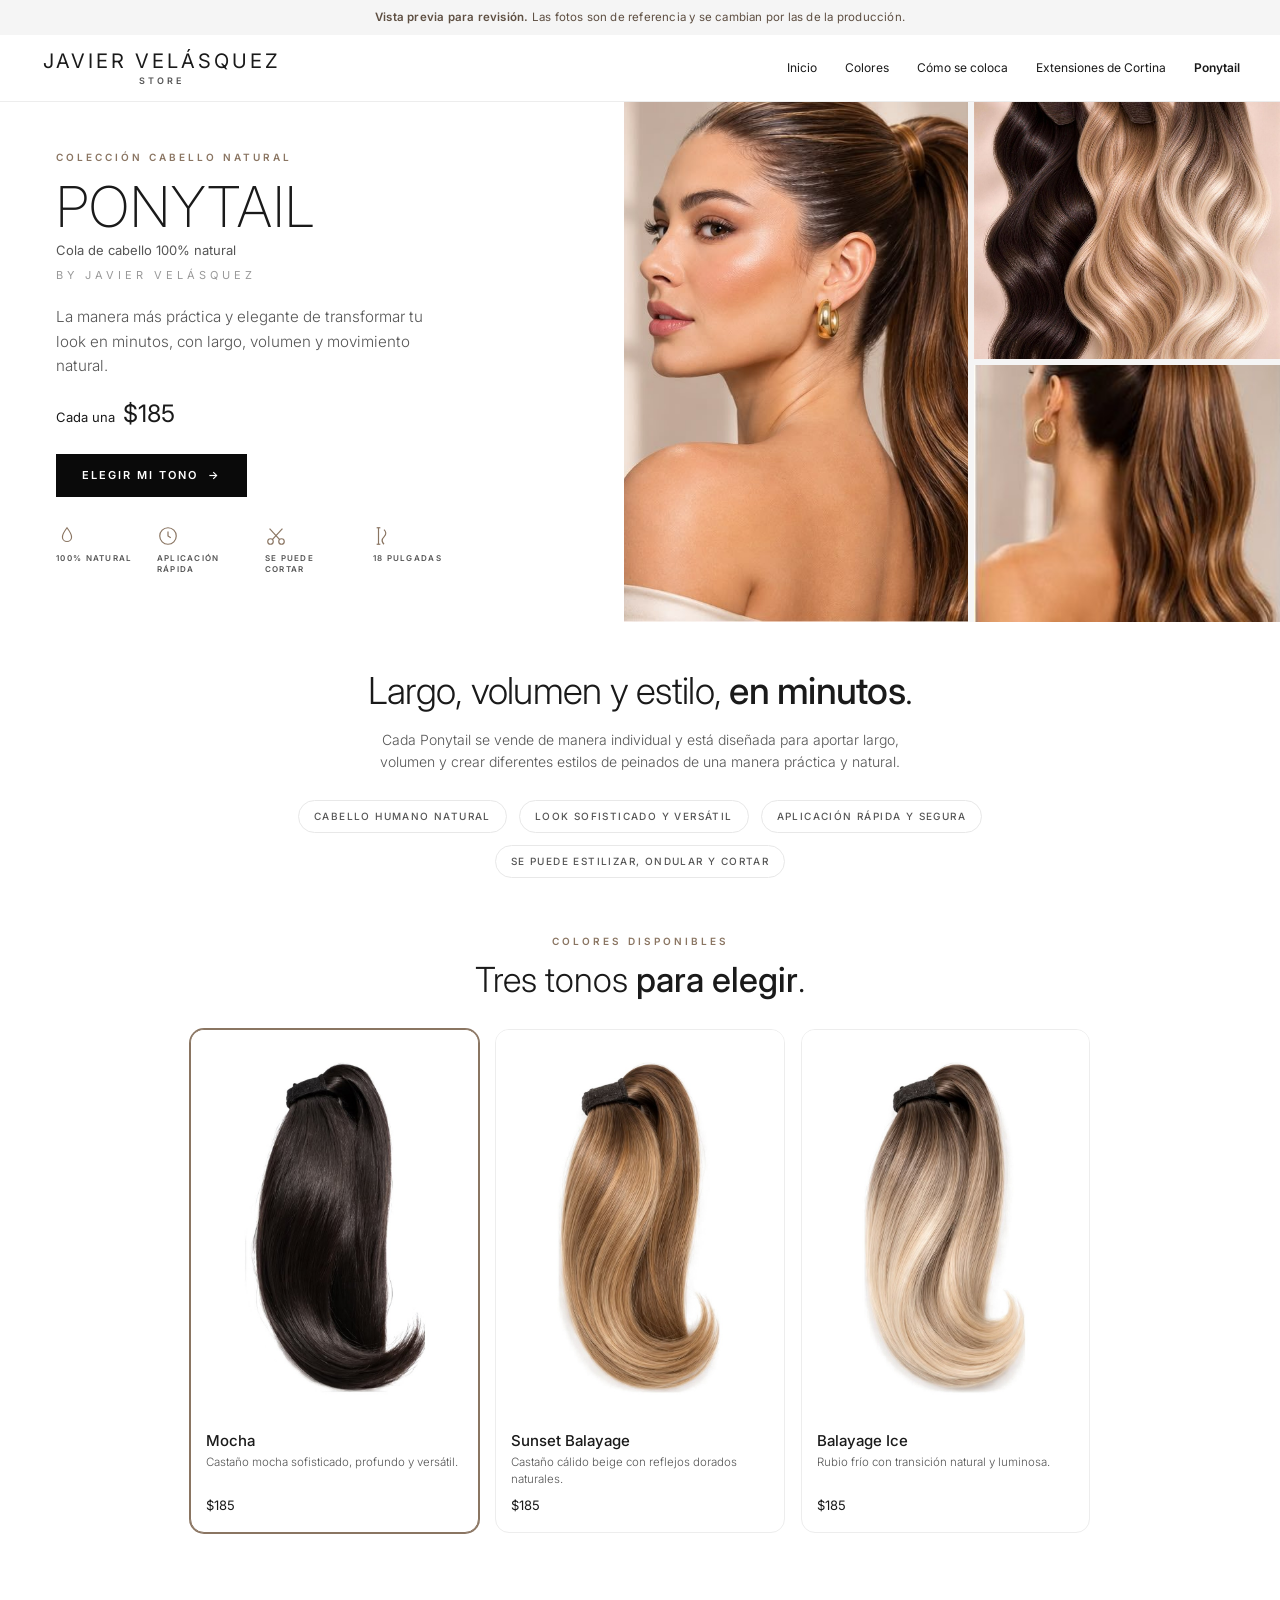
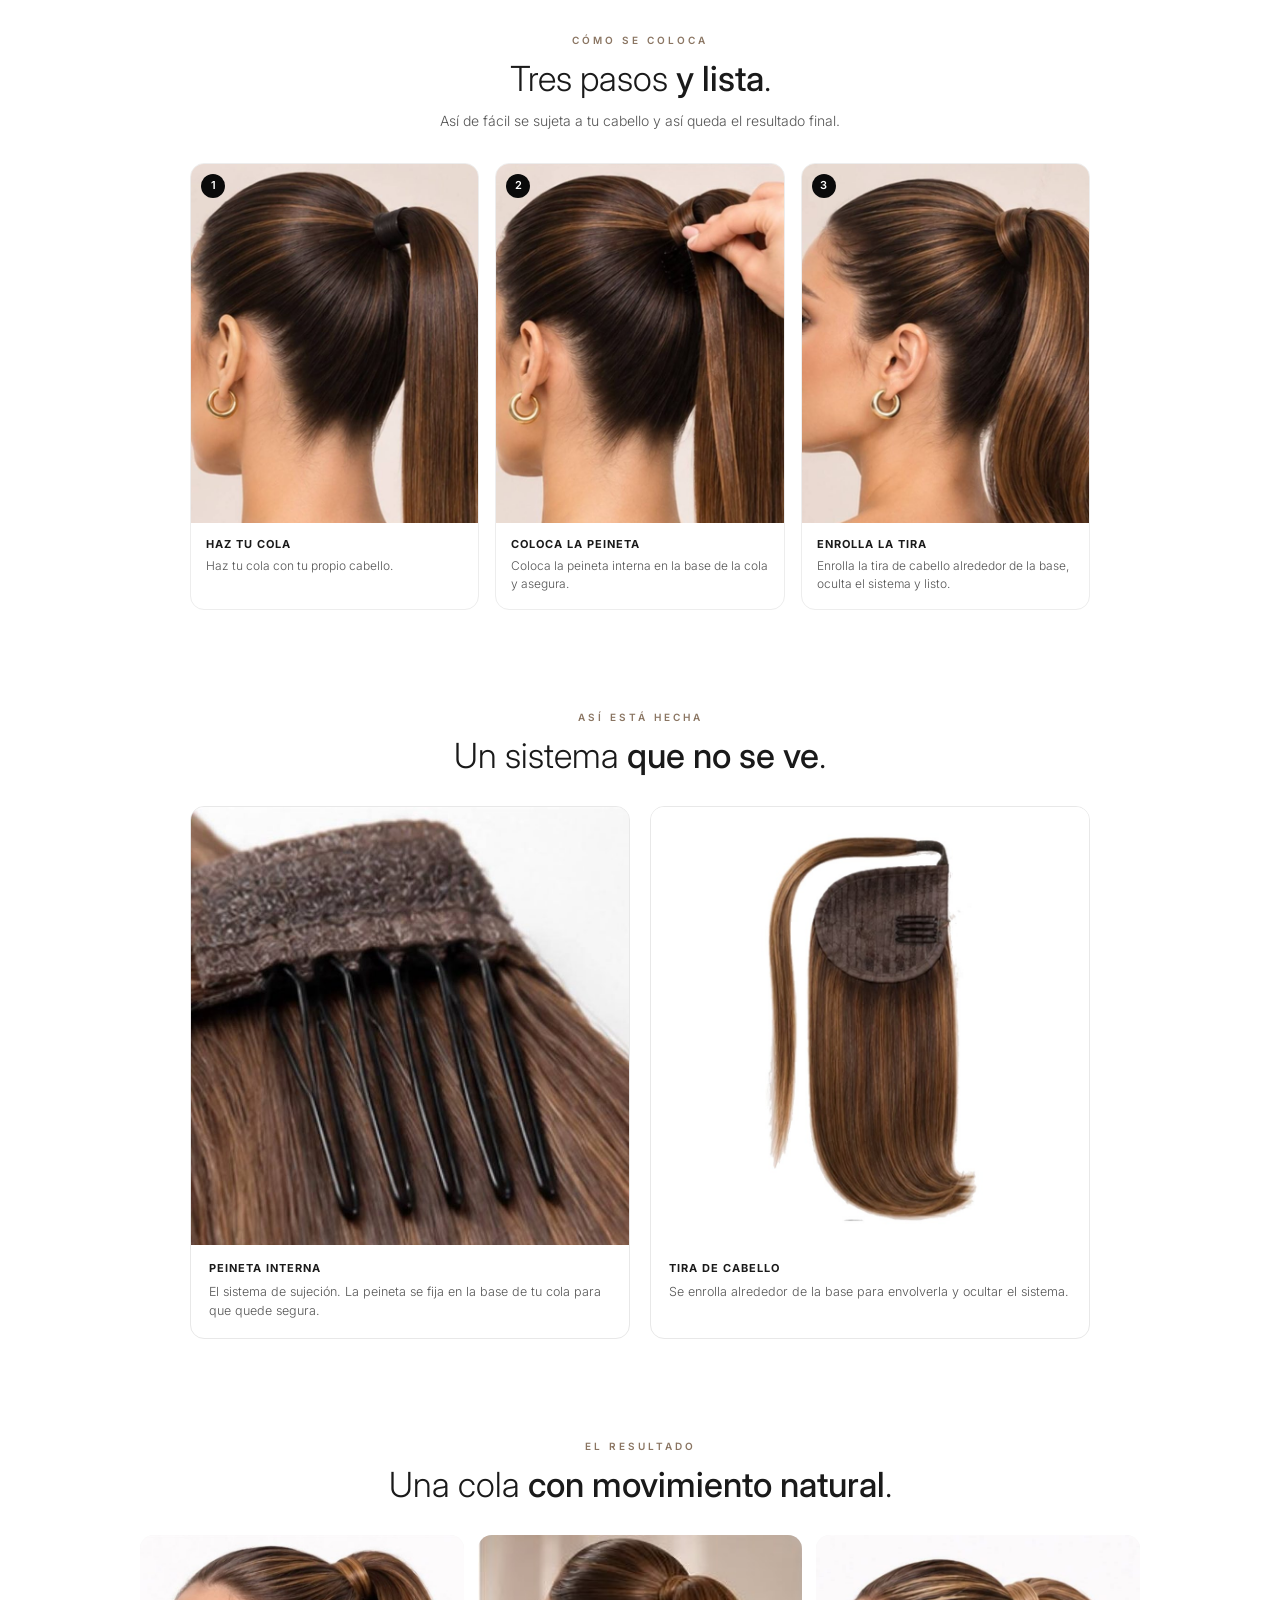
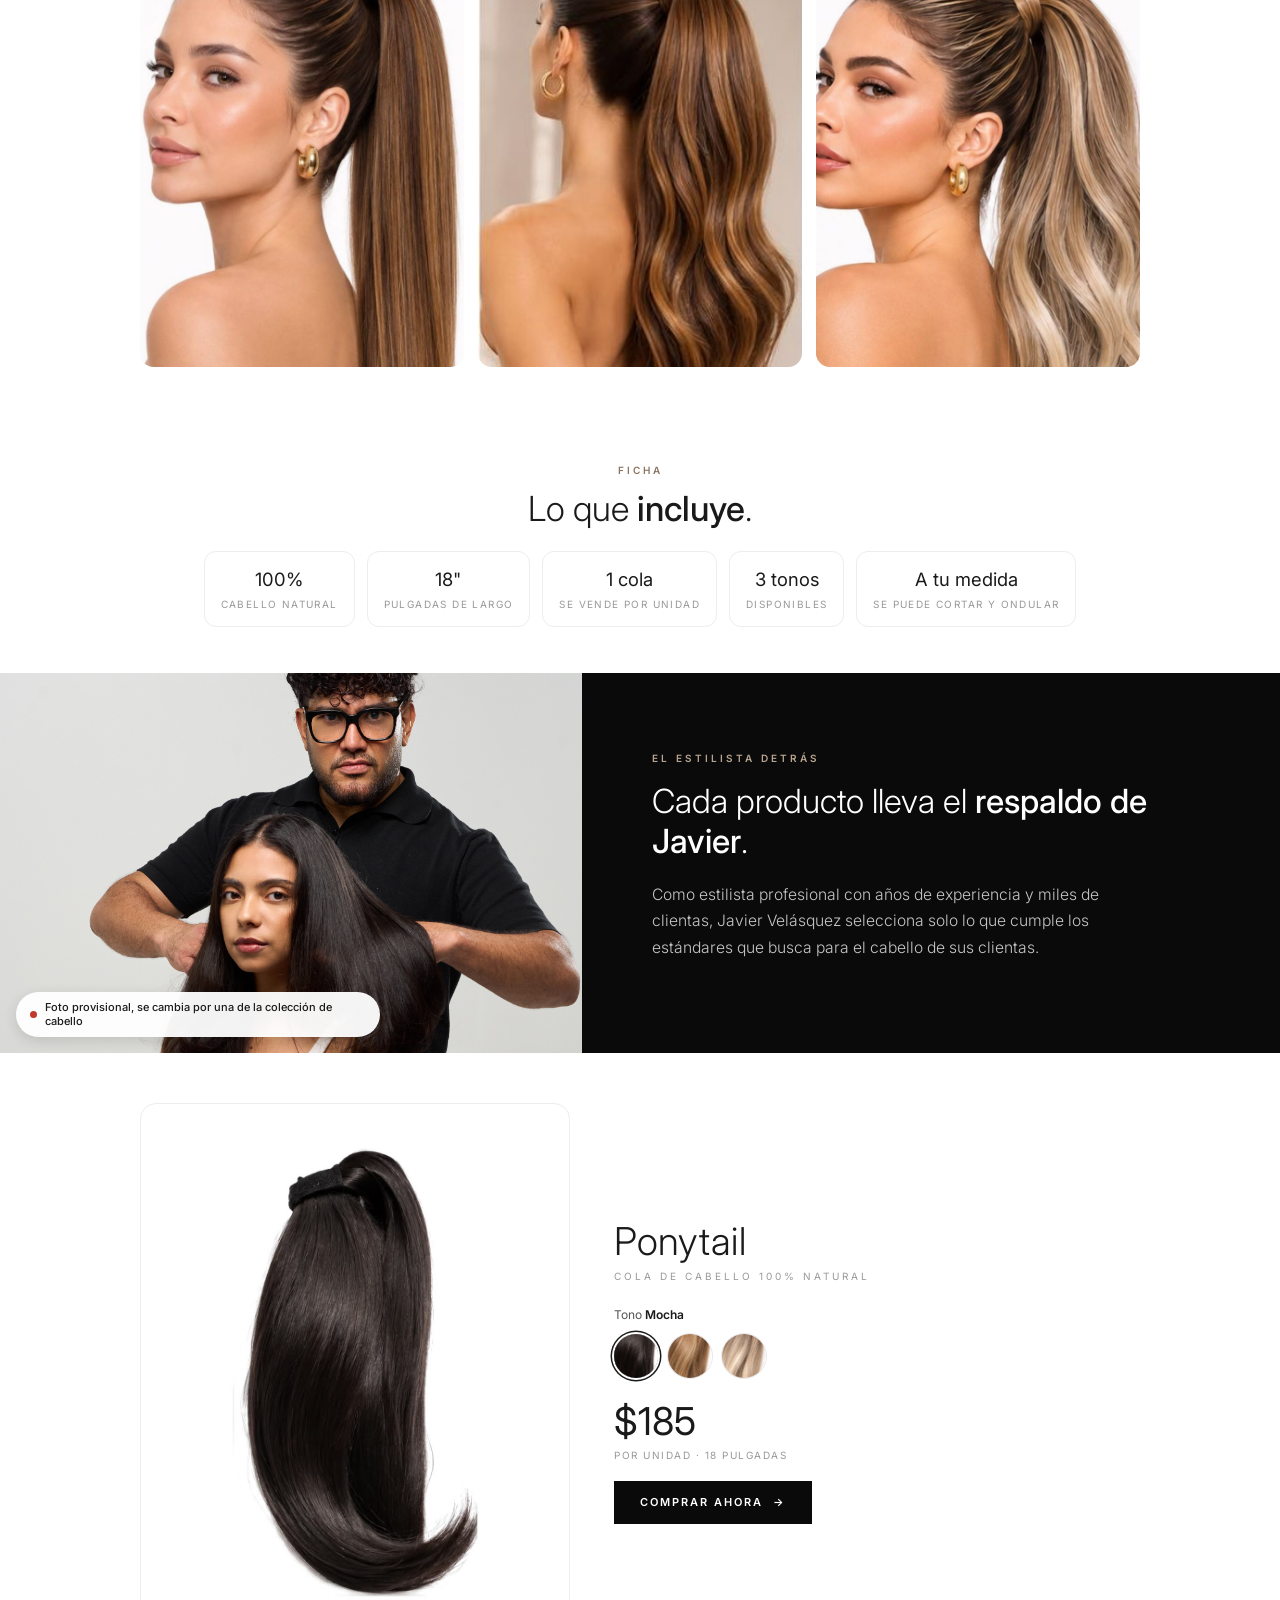
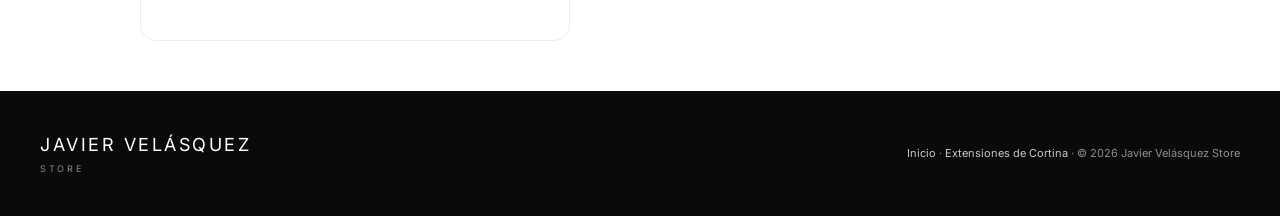
<file: cabello-natural/ponytail.html>
<!DOCTYPE html>
<html lang="es">
<head>
<meta charset="utf-8">
<meta name="viewport" content="width=device-width, initial-scale=1">
<title>Ponytail · Javier Velásquez</title>
<meta name="robots" content="noindex">
<link rel="stylesheet" href="cabello.css?v=4">
</head>
<body>

<div class="preview-bar"><b>Vista previa para revisión.</b> Las fotos son de referencia y se cambian por las de la producción.</div>

<header>
  <div class="head-in">
    <a href="index.html" class="logo"><span class="n">JAVIER VELÁSQUEZ</span><span class="s">Store</span></a>
    <nav>
      <a href="index.html">Inicio</a>
      <a href="#colores">Colores</a>
      <a href="#colocar">Cómo se coloca</a>
      <a href="extensiones-de-cortina.html">Extensiones de Cortina</a>
      <a href="ponytail.html" class="act">Ponytail</a>
    </nav>
  </div>
</header>

<section class="hero">
  <div class="hero-txt">
    <span class="eye">Colección Cabello Natural</span>
    <h1>PONYTAIL</h1>
    <div class="sub">Cola de cabello 100% natural</div>
    <div class="by">by Javier Velásquez</div>
    <p>La manera más práctica y elegante de transformar tu look en minutos, con largo, volumen y movimiento natural.</p>
    <div class="hero-price">Cada una <b>$185</b></div>
    <a href="#colores" class="btn">Elegir mi tono <span>&rarr;</span></a>
    <div class="hero-feats">
      <div class="hero-feat"><svg viewBox="0 0 24 24"><path d="M12 3c-3 4-5 7-5 10a5 5 0 0 0 10 0c0-3-2-6-5-10z"/></svg><span>100% Natural</span></div>
      <div class="hero-feat"><svg viewBox="0 0 24 24"><circle cx="12" cy="12" r="9"/><polyline points="12 7 12 12 15 14"/></svg><span>Aplicación Rápida</span></div>
      <div class="hero-feat"><svg viewBox="0 0 24 24"><circle cx="6" cy="18" r="3"/><circle cx="18" cy="18" r="3"/><line x1="8" y1="16" x2="19" y2="4"/><line x1="16" y1="16" x2="5" y2="4"/></svg><span>Se Puede Cortar</span></div>
      <div class="hero-feat"><svg viewBox="0 0 24 24"><line x1="6" y1="3" x2="6" y2="21"/><line x1="4" y1="3" x2="8" y2="3"/><line x1="4" y1="21" x2="8" y2="21"/><path d="M12 5 Q16 9 12 13 T12 21"/></svg><span>18 Pulgadas</span></div>
    </div>
  </div>
  <div class="hero-img">
    <div class="hero-collage">
      <img class="c-tall" src="images/pony-modelo.jpg" alt="Modelo con Ponytail de cabello natural" style="object-position:30% center">
      <img src="images/pony-trio-real.jpg" alt="Tres Ponytail de cabello natural">
      <img src="images/pony-espalda.jpg" alt="Ponytail vista de espalda" style="object-position:center 25%">
    </div>
  </div>
</section>

<section class="promise">
  <h2>Largo, volumen y estilo, <b>en minutos</b>.</h2>
  <p>Cada Ponytail se vende de manera individual y está diseñada para aportar largo, volumen y crear diferentes estilos de peinados de una manera práctica y natural.</p>
  <div class="need-row">
    <span>Cabello humano natural</span><span>Look sofisticado y versátil</span><span>Aplicación rápida y segura</span><span>Se puede estilizar, ondular y cortar</span>
  </div>
</section>

<section id="colores" class="tonos">
  <div class="sec-head">
    <span class="eye">Colores disponibles</span>
    <h2>Tres tonos <b>para elegir</b>.</h2>
  </div>
  <div class="tono-grid tres">
    <button class="tono" data-tono="mocha" aria-pressed="false"><div class="tono-img"><img src="images/pony-mocha-v4.jpg" alt="Ponytail tono Mocha"></div><div class="tono-body"><h3>Mocha</h3><div class="d">Castaño mocha sofisticado, profundo y versátil.</div><div class="pr">$185</div></div></button>
    <button class="tono" data-tono="sunset" aria-pressed="false"><div class="tono-img"><img src="images/pony-sunset-v4.jpg" alt="Ponytail tono Sunset Balayage"></div><div class="tono-body"><h3>Sunset Balayage</h3><div class="d">Castaño cálido beige con reflejos dorados naturales.</div><div class="pr">$185</div></div></button>
    <button class="tono" data-tono="balayage" aria-pressed="false"><div class="tono-img"><img src="images/pony-balayage-v4.jpg" alt="Ponytail tono Balayage Ice"></div><div class="tono-body"><h3>Balayage Ice</h3><div class="d">Rubio frío con transición natural y luminosa.</div><div class="pr">$185</div></div></button>
  </div>
</section>

<section id="colocar" class="pasos" style="background:var(--nude)">
  <div class="sec-head">
    <span class="eye">Cómo se coloca</span>
    <h2>Tres pasos <b>y lista</b>.</h2>
    <p>Así de fácil se sujeta a tu cabello y así queda el resultado final.</p>
  </div>
  <div class="paso-grid tres">
    <div class="paso"><div class="paso-img"><img src="images/pony-paso-1.jpg" alt="Paso 1, hacer una cola con el propio cabello" style="object-position:center top"><span class="paso-n">1</span></div><div class="paso-body"><h4>Haz tu cola</h4><p>Haz tu cola con tu propio cabello.</p></div></div>
    <div class="paso"><div class="paso-img"><img src="images/pony-paso-2-v2.jpg" alt="Paso 2, colocar la peineta interna en la base" style="object-position:center top"><span class="paso-n">2</span></div><div class="paso-body"><h4>Coloca la peineta</h4><p>Coloca la peineta interna en la base de la cola y asegura.</p></div></div>
    <div class="paso"><div class="paso-img"><img src="images/pony-paso-3-v2.jpg" alt="Paso 3, enrollar la tira de cabello en la base" style="object-position:center top"><span class="paso-n">3</span></div><div class="paso-body"><h4>Enrolla la tira</h4><p>Enrolla la tira de cabello alrededor de la base, oculta el sistema y listo.</p></div></div>
  </div>
</section>

<section class="partes" style="background:#fff">
  <div class="sec-head">
    <span class="eye">Así está hecha</span>
    <h2>Un sistema <b>que no se ve</b>.</h2>
  </div>
  <div class="duo">
    <div class="parte">
      <div class="parte-fig"><img src="images/pony-peineta.jpg" alt="Peineta interna de sujeción del Ponytail"></div>
      <div class="parte-body"><h4>Peineta interna</h4><p>El sistema de sujeción. La peineta se fija en la base de tu cola para que quede segura.</p></div>
    </div>
    <div class="parte">
      <div class="parte-fig" style="background:#fff"><img src="images/pony-completa-v2.jpg" alt="Ponytail completo con la tira de cabello y la peineta interna" style="object-fit:contain;padding:12px"></div>
      <div class="parte-body"><h4>Tira de cabello</h4><p>Se enrolla alrededor de la base para envolverla y ocultar el sistema.</p></div>
    </div>
  </div>
</section>

<section class="galeria" style="background:var(--nude)">
  <div class="sec-head">
    <span class="eye">El resultado</span>
    <h2>Una cola <b>con movimiento natural</b>.</h2>
  </div>
  <div class="gal-grid">
    <div class="gal"><img src="images/pony-lado-v2.jpg" alt="Ponytail vista lateral"></div>
    <div class="gal"><img src="images/pony-espalda.jpg" alt="Ponytail vista trasera"></div>
    <div class="gal"><img src="images/pony-balayage-modelo.jpg" alt="Ponytail tono Balayage Ice"></div>
  </div>
</section>

<section class="ficha">
  <div class="sec-head" style="margin-bottom:22px">
    <span class="eye">Ficha</span>
    <h2>Lo que <b>incluye</b>.</h2>
  </div>
  <div class="ficha-row">
    <div class="cs"><div class="t">100%</div><div class="n">Cabello natural</div></div>
    <div class="cs"><div class="t">18"</div><div class="n">Pulgadas de largo</div></div>
    <div class="cs"><div class="t">1 cola</div><div class="n">Se vende por unidad</div></div>
    <div class="cs"><div class="t">3 tonos</div><div class="n">Disponibles</div></div>
    <div class="cs"><div class="t">A tu medida</div><div class="n">Se puede cortar y ondular</div></div>
  </div>
</section>

<section class="creator">
  <div class="c-photo"><img src="../landing-plasma-flow/images/DSC04531.jpg" alt="Javier Velásquez"><span class="tag-temp">Foto provisional, se cambia por una de la colección de cabello</span></div>
  <div class="c-text">
    <span class="eye">El estilista detrás</span>
    <h2>Cada producto lleva el <b>respaldo de Javier</b>.</h2>
    <p>Como estilista profesional con años de experiencia y miles de clientas, Javier Velásquez selecciona solo lo que cumple los estándares que busca para el cabello de sus clientas.</p>
  </div>
</section>

<section id="comprar" class="buy">
  <div class="buy-in">
    <div class="buy-img contain"><img id="buy-img" src="images/pony-mocha-v4.jpg" alt="Ponytail tono Mocha"></div>
    <div class="buy-txt">
      <h2>Ponytail</h2>
      <div class="by">Cola de cabello 100% natural</div>
      <div class="buy-tono">Tono <b id="buy-name">Mocha</b></div>
      <div class="sw-row">
        <button class="sw" data-tono="mocha" aria-label="Mocha"><img src="images/pony-mocha-v4.jpg" alt=""></button>
        <button class="sw" data-tono="sunset" aria-label="Sunset Balayage"><img src="images/pony-sunset-v4.jpg" alt=""></button>
        <button class="sw" data-tono="balayage" aria-label="Balayage Ice"><img src="images/pony-balayage-v4.jpg" alt=""></button>
      </div>
      <div class="buy-pr" id="buy-pr">$185</div>
      <div class="buy-pn">Por unidad · 18 pulgadas</div>
      <a href="#" class="btn">Comprar Ahora <span>&rarr;</span></a>
    </div>
  </div>
</section>

<footer>
  <div class="foot-in">
    <div><div class="n">JAVIER VELÁSQUEZ</div><div class="s">Store</div></div>
    <div class="fr"><a href="index.html">Inicio</a> · <a href="extensiones-de-cortina.html">Extensiones de Cortina</a> · © 2026 Javier Velásquez Store</div>
  </div>
</footer>

<script>
window.TONOS = {
  mocha:{n:'Mocha',p:'$185',img:'images/pony-mocha-v4.jpg',alt:'Ponytail tono Mocha'},
  sunset:{n:'Sunset Balayage',p:'$185',img:'images/pony-sunset-v4.jpg',alt:'Ponytail tono Sunset Balayage'},
  balayage:{n:'Balayage Ice',p:'$185',img:'images/pony-balayage-v4.jpg',alt:'Ponytail tono Balayage Ice'}
};
window.TONO_INICIAL = 'mocha';
</script>
<script src="cabello.js?v=1"></script>
</body>
</html>
</file>
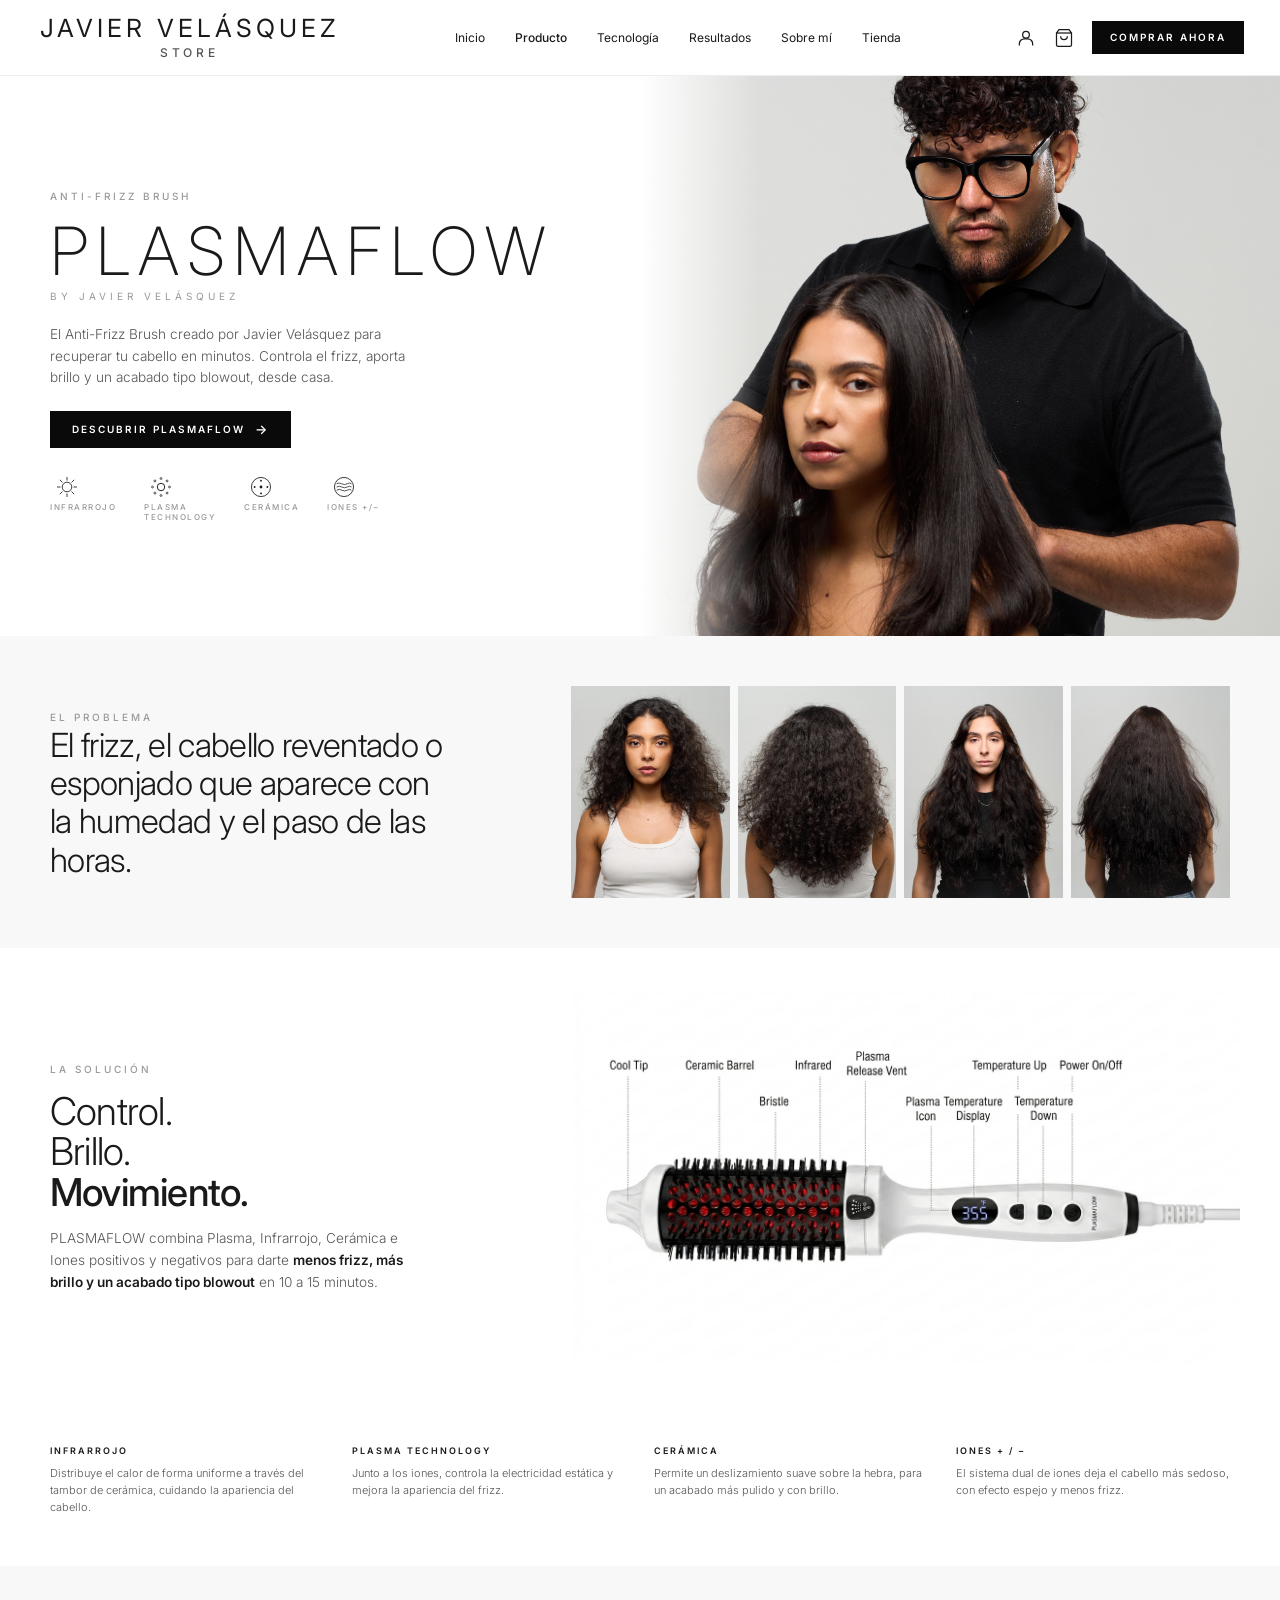
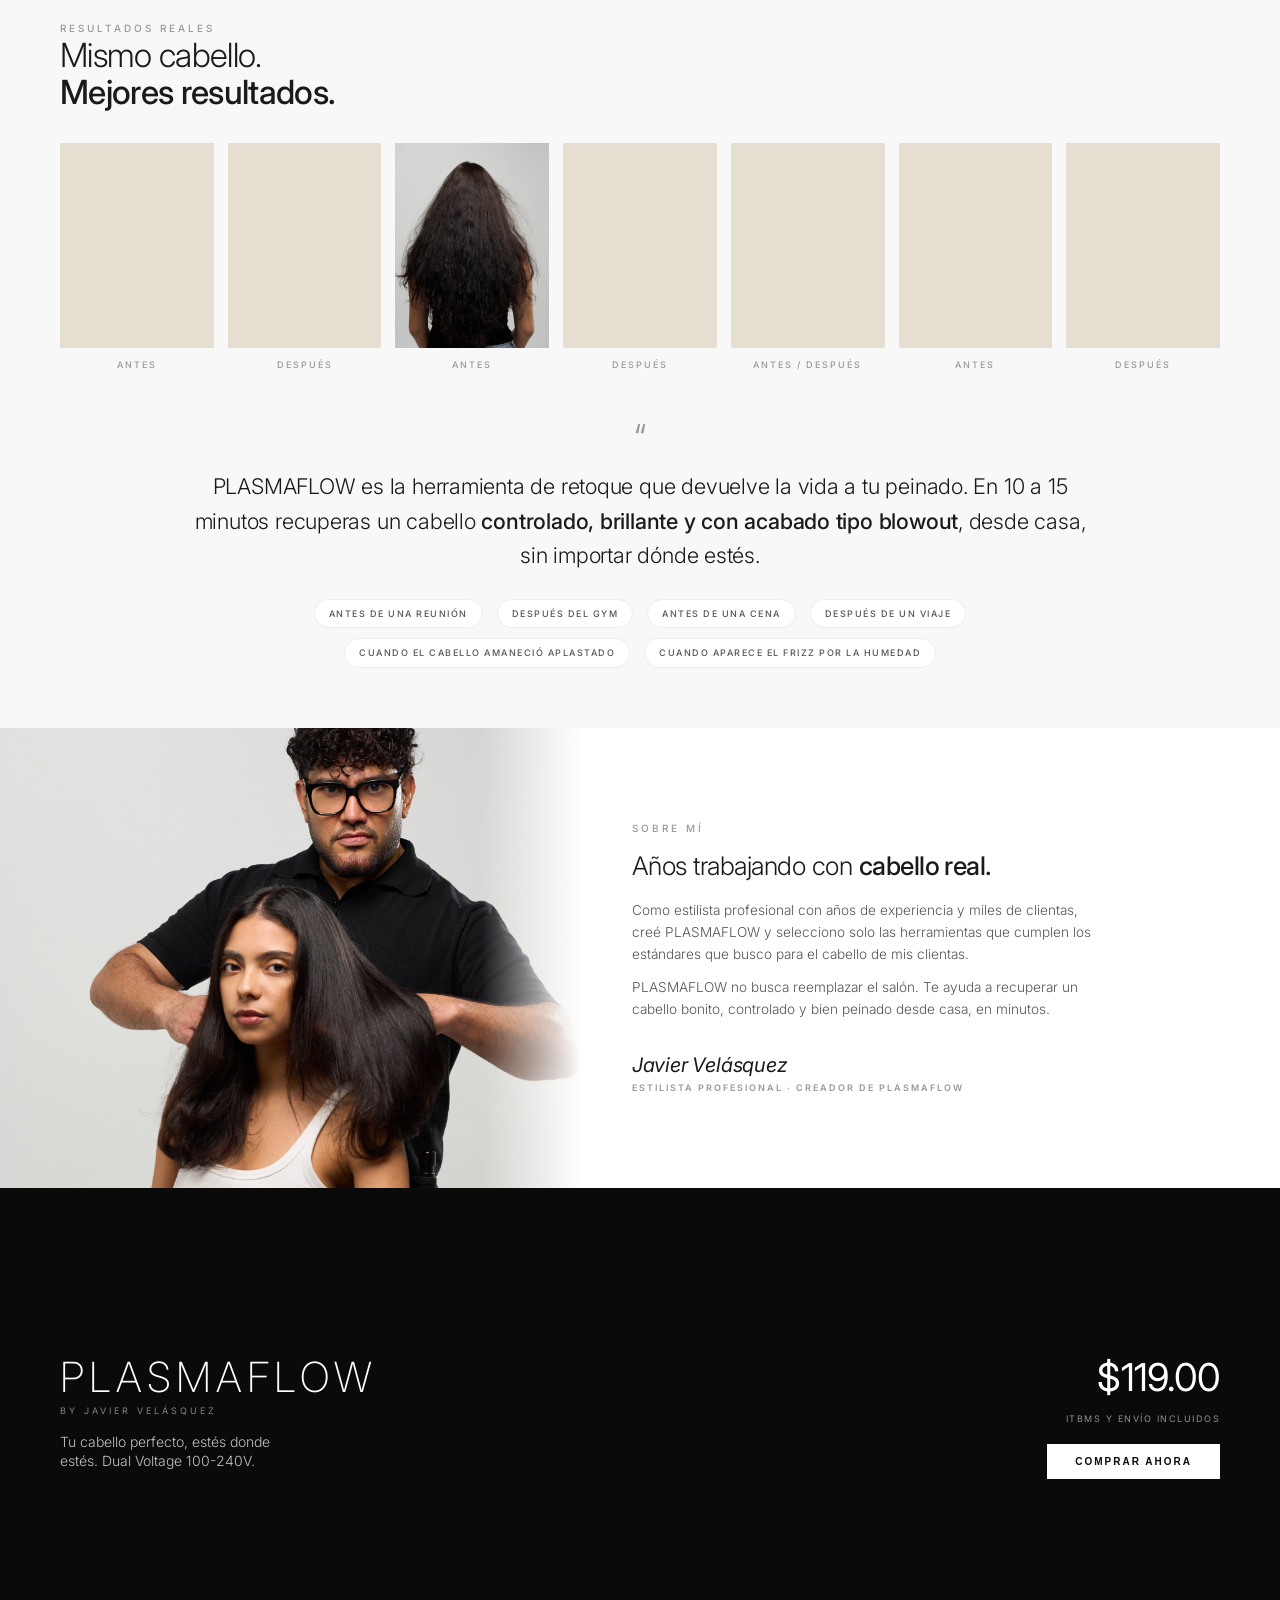
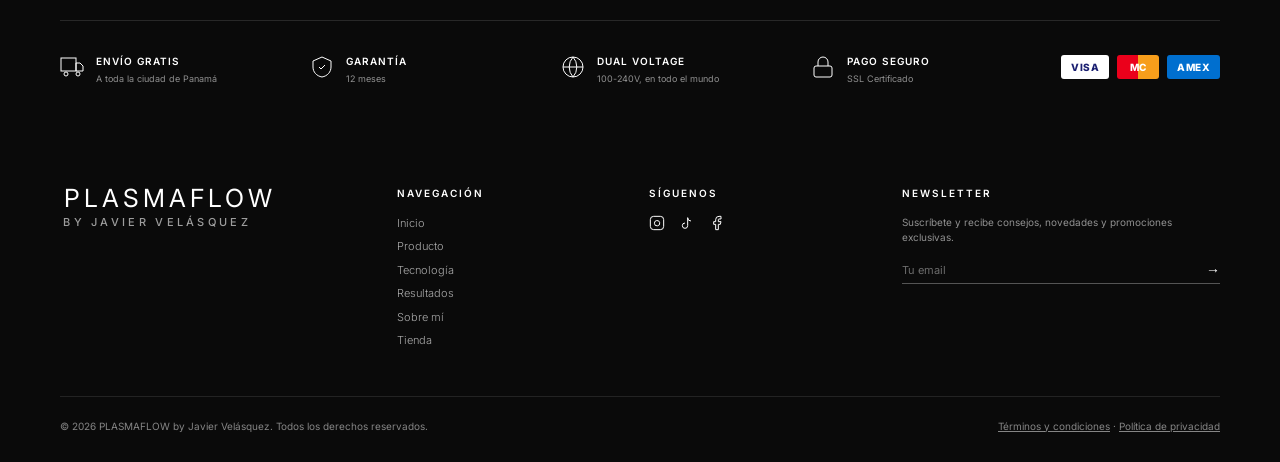
<file: landing-plasma-flow/preview-landing-real.html>
<!DOCTYPE html><html lang="es"><head><meta charset="utf-8">
<meta name="viewport" content="width=device-width, initial-scale=1">
<title>Vista previa PLASMAFLOW</title>
</head><body style="margin:0">


<style>
  @import url('https://fonts.googleapis.com/css2?family=Inter:ital,wght@0,200;0,300;0,400;0,500;0,600;0,700;1,300;1,400&display=swap');

  .pf-root {
    --bg:#ffffff; --bg-soft:#f8f8f8; --ink:#1a1a1a; --ink-soft:#555; --ink-mute:#999; --line:#ededed; --black:#0a0a0a;
    font-family:'Inter',-apple-system,BlinkMacSystemFont,sans-serif; background:var(--bg); color:var(--ink); line-height:1.5; -webkit-font-smoothing:antialiased; font-size:14px;
  }
  .pf-root *,.pf-root *::before,.pf-root *::after{margin:0;padding:0;box-sizing:border-box}
  .pf-root a{color:inherit;text-decoration:none}
  .pf-root img{display:block;max-width:100%}

  .pf-reveal{opacity:0;transform:translateY(34px);transition:opacity 1s cubic-bezier(.22,1,.36,1),transform 1s cubic-bezier(.22,1,.36,1)}
  .pf-reveal.pf-in{opacity:1;transform:translateY(0)}
  .pf-stagger>*{opacity:0;transform:translateY(26px);transition:opacity .85s cubic-bezier(.22,1,.36,1),transform .85s cubic-bezier(.22,1,.36,1)}
  .pf-stagger.pf-in>*:nth-child(1){opacity:1;transform:none;transition-delay:0s}
  .pf-stagger.pf-in>*:nth-child(2){opacity:1;transform:none;transition-delay:.07s}
  .pf-stagger.pf-in>*:nth-child(3){opacity:1;transform:none;transition-delay:.14s}
  .pf-stagger.pf-in>*:nth-child(4){opacity:1;transform:none;transition-delay:.21s}
  .pf-stagger.pf-in>*:nth-child(5){opacity:1;transform:none;transition-delay:.28s}
  .pf-stagger.pf-in>*:nth-child(6){opacity:1;transform:none;transition-delay:.35s}
  .pf-stagger.pf-in>*:nth-child(7){opacity:1;transform:none;transition-delay:.42s}
  .pf-ph{background:#efece6}
  .pf-root img.pf-lz{opacity:0;transition:opacity .6s ease}
  .pf-root img.pf-lz.pf-loaded{opacity:1}
  @media (prefers-reduced-motion:reduce){.pf-reveal,.pf-stagger>*,.pf-root img.pf-lz{opacity:1!important;transform:none!important;transition:none!important}}

  .pf-header{position:sticky;top:0;z-index:100;background:rgba(255,255,255,.96);backdrop-filter:blur(20px);border-bottom:1px solid var(--line)}
  .pf-header-inner{max-width:1440px;margin:0 auto;padding:16px 36px;display:flex;align-items:center;justify-content:space-between;gap:32px}
  .pf-logo{display:flex;flex-direction:column;align-items:center;flex-shrink:0;line-height:1;text-decoration:none}
  .pf-logo-name{font-family:'Inter',sans-serif;font-weight:400;font-size:25px;letter-spacing:0.16em;padding-left:0.16em;color:var(--ink);white-space:nowrap}
  .pf-logo-by{font-family:'Inter',sans-serif;font-weight:500;font-size:12px;letter-spacing:0.30em;padding-left:0.30em;text-transform:uppercase;color:var(--ink-soft);margin-top:6px;white-space:nowrap}
  .pf-nav{display:flex;gap:30px}
  .pf-nav a{font-size:12px;color:var(--ink);font-weight:400;transition:opacity .2s;position:relative}
  .pf-nav a:hover{opacity:.5}
  .pf-nav a.pf-active{font-weight:500}
  .pf-header-right{display:flex;align-items:center;gap:18px}
  .pf-icon-btn{width:20px;height:20px;color:var(--ink);position:relative}
  .pf-icon-btn .pf-badge{position:absolute;top:-3px;right:-5px;width:13px;height:13px;background:#e63946;border-radius:50%;color:#fff;font-size:8px;font-weight:700;display:flex;align-items:center;justify-content:center}
  .pf-btn-buy{background:var(--black)!important;color:#fff!important;padding:9px 18px!important;font-size:10px!important;font-weight:600!important;letter-spacing:2px!important;text-transform:uppercase!important;transition:background .2s;border:none!important;cursor:pointer;text-decoration:none!important;display:inline-block;border-radius:0!important}
  .pf-btn-buy:hover{background:#2a2a2a!important}

  .pf-hero{display:grid;grid-template-columns:1fr 1fr;background:var(--bg);align-items:stretch;height:560px}
  .pf-hero-content{padding:40px 50px;display:flex;flex-direction:column;justify-content:center}
  .pf-eyebrow{font-size:10px;letter-spacing:3px;text-transform:uppercase;color:var(--ink-mute);font-weight:500;margin-bottom:14px}
  .pf-hero-title{font-family:'Inter',sans-serif;font-weight:200;font-size:clamp(2.4rem,5.2vw,4.6rem);letter-spacing:.12em;line-height:1;color:var(--ink);margin-bottom:4px}
  .pf-hero-by{font-size:10px;letter-spacing:4px;text-transform:uppercase;color:var(--ink-mute);font-weight:400;margin-bottom:20px}
  .pf-hero p{color:var(--ink-soft);font-size:.85rem;line-height:1.6;margin-bottom:22px;max-width:360px;font-weight:300}
  .pf-btn-arrow{display:inline-flex!important;align-items:center;gap:10px;background:var(--black)!important;color:#fff!important;padding:11px 22px!important;font-size:10px!important;font-weight:600!important;letter-spacing:2px!important;text-transform:uppercase!important;border:none!important;cursor:pointer;transition:all .2s;align-self:flex-start;text-decoration:none!important;border-radius:0!important}
  .pf-btn-arrow:hover{background:#2a2a2a!important;transform:translateX(4px)}
  .pf-btn-arrow .pf-arrow{font-size:13px;line-height:1}
  .pf-tech-icons{display:flex;gap:28px;margin-top:28px;flex-wrap:wrap}
  .pf-tech-icon{display:flex;flex-direction:column;align-items:flex-start;text-align:left;gap:4px;max-width:80px}
  .pf-tech-icon svg{width:34px;height:22px;stroke:var(--ink);fill:none}
  .pf-tech-icon svg circle[fill="currentColor"]{fill:var(--ink);stroke:none}
  .pf-tech-icon span{font-size:8px;letter-spacing:1.5px;text-transform:uppercase;color:var(--ink-mute);font-weight:500;line-height:1.3}
  .pf-hero-image{position:relative;overflow:hidden;height:100%}
  .pf-hero-image img{width:100%;height:100%;object-fit:cover;object-position:center 32%;display:block}
  .pf-hero-image::before{content:'';position:absolute;top:0;bottom:0;left:0;width:120px;z-index:2;pointer-events:none;background:linear-gradient(to right,var(--bg) 0%,rgba(255,255,255,0) 100%)}

  .pf-problema{background:var(--bg-soft);padding:50px 50px}
  .pf-problema-inner{max-width:1320px;margin:0 auto;display:grid;grid-template-columns:1fr 1.4fr;gap:50px;align-items:center}
  .pf-problema h2{font-family:'Inter',sans-serif;font-size:clamp(1.6rem,2.6vw,2.2rem);line-height:1.15;letter-spacing:-.02em;font-weight:300;color:var(--ink);margin-bottom:0;max-width:400px}
  .pf-problema-photos{display:grid;grid-template-columns:repeat(4,1fr);gap:8px}
  .pf-problema-photos .pf-img-wrap{aspect-ratio:3/4;overflow:hidden;mask-image:linear-gradient(to bottom,rgba(0,0,0,.92) 0%,#000 18%,#000 82%,rgba(0,0,0,.92) 100%);-webkit-mask-image:linear-gradient(to bottom,rgba(0,0,0,.92) 0%,#000 18%,#000 82%,rgba(0,0,0,.92) 100%)}
  .pf-problema-photos img{width:100%;height:100%;object-fit:cover}

  .pf-solucion{background:var(--bg)}
  .pf-solucion-main{display:grid;grid-template-columns:1fr 1.4fr;align-items:stretch;height:460px}
  .pf-solucion-text{padding:40px 50px;display:flex;flex-direction:column;justify-content:center}
  .pf-solucion-text h2{font-family:'Inter',sans-serif;font-size:clamp(1.8rem,3vw,2.6rem);line-height:1.05;letter-spacing:-.02em;font-weight:300;color:var(--ink);margin-bottom:16px}
  .pf-solucion-text h2 em{font-style:normal;font-weight:500}
  .pf-solucion-text p{color:var(--ink-soft);font-size:.85rem;line-height:1.6;max-width:360px;font-weight:300}
  .pf-solucion-text p strong{color:var(--ink);font-weight:600}
  .pf-solucion-product{overflow:hidden;position:relative;height:100%;background:var(--bg);display:flex;align-items:center;justify-content:center;padding:30px 40px}
  .pf-solucion-product img{width:100%;height:100%;object-fit:contain;display:block}
  .pf-solucion-tech-band{background:var(--bg);padding:36px 50px 50px}
  .pf-solucion-tech-grid{max-width:1320px;margin:0 auto;display:grid;grid-template-columns:repeat(4,1fr);gap:28px}
  .pf-solucion-tech .pf-label{font-size:9px;letter-spacing:2px;text-transform:uppercase;color:var(--ink);font-weight:600;margin-bottom:8px}
  .pf-solucion-tech .pf-desc{font-size:11px;color:var(--ink-soft);line-height:1.55;font-weight:300}

  .pf-resultados{background:var(--bg-soft);padding:50px 60px 60px}
  .pf-resultados-inner{max-width:1320px;margin:0 auto}
  .pf-resultados-header{display:flex;justify-content:space-between;align-items:flex-end;margin-bottom:32px}
  .pf-resultados h2{font-family:'Inter',sans-serif;font-size:clamp(1.6rem,2.6vw,2.2rem);line-height:1.1;letter-spacing:-.02em;font-weight:300;color:var(--ink);max-width:380px}
  .pf-resultados h2 em{font-style:normal;font-weight:500}
  .pf-resultados-grid{display:grid;grid-template-columns:repeat(7,1fr);gap:14px}
  .pf-resultado-card .pf-img-wrap{aspect-ratio:3/4;overflow:hidden;background:#e6dfd1}
  .pf-resultado-card .pf-img-wrap img{width:100%;height:100%;object-fit:cover}
  .pf-resultado-card .pf-labels{display:flex;justify-content:center;margin-top:10px;padding:0 4px;font-size:9px;letter-spacing:2px;text-transform:uppercase;color:var(--ink-mute);font-weight:500}

  .pf-quote-band{max-width:900px;margin:48px auto 0;text-align:center}
  .pf-quote-band .pf-q-mark{font-size:40px;color:var(--ink-mute);line-height:1;font-weight:300;margin-bottom:10px}
  .pf-quote-band p{font-family:'Inter',sans-serif;font-size:clamp(1.05rem,1.7vw,1.35rem);line-height:1.6;font-weight:300;color:var(--ink);letter-spacing:-.01em}
  .pf-quote-band p strong{font-weight:500}
  .pf-quote-moments{display:flex;flex-wrap:wrap;justify-content:center;gap:10px 14px;margin-top:26px}
  .pf-quote-moments span{font-size:9px;letter-spacing:1.5px;text-transform:uppercase;color:var(--ink-soft);font-weight:500;border:1px solid var(--line);border-radius:100px;padding:7px 14px;background:#fff}

  .pf-sobre-mi{background:var(--bg);display:grid;grid-template-columns:1fr 1.2fr;align-items:stretch;height:460px}
  .pf-sobre-mi-photo{overflow:hidden;position:relative;height:100%}
  .pf-sobre-mi-photo img{width:100%;height:100%;object-fit:cover;object-position:center 22%;display:block}
  .pf-sobre-mi-photo::after{content:'';position:absolute;top:0;bottom:0;right:0;width:100px;z-index:2;pointer-events:none;background:linear-gradient(to left,var(--bg) 0%,rgba(255,255,255,0) 100%)}
  .pf-sobre-mi-text{padding:40px 50px;display:flex;flex-direction:column;justify-content:center}
  .pf-sobre-mi-text h2{font-family:'Inter',sans-serif;font-size:clamp(1.4rem,2vw,1.9rem);line-height:1.25;letter-spacing:-.02em;font-weight:300;color:var(--ink);margin-bottom:18px}
  .pf-sobre-mi-text h2 em{font-style:normal;font-weight:500}
  .pf-sobre-mi-text p{color:var(--ink-soft);font-size:.85rem;line-height:1.6;font-weight:300;margin-bottom:12px;max-width:470px}
  .pf-sobre-mi-signature{margin-top:22px;font-family:'Inter',sans-serif;font-weight:400;font-style:italic;font-size:20px;color:var(--ink);line-height:1;letter-spacing:-.01em}
  .pf-sobre-mi-name{margin-top:6px;font-size:9px;letter-spacing:2px;text-transform:uppercase;color:var(--ink-mute);font-weight:600}

  .pf-cta-buy{background:var(--black);color:#fff;padding:50px 60px 40px}
  .pf-cta-buy-inner{max-width:1320px;margin:0 auto;display:grid;grid-template-columns:1fr 1.5fr 1fr;gap:30px;align-items:center}
  .pf-cta-buy-left h3.pf-cta-title{font-family:'Inter',sans-serif;font-weight:200;font-size:clamp(1.8rem,3.4vw,2.6rem);letter-spacing:.12em;line-height:1;color:#fff;margin-bottom:6px}
  .pf-cta-buy-left .pf-cta-by{font-size:9px;letter-spacing:3px;text-transform:uppercase;color:rgba(255,255,255,.5);margin-bottom:14px}
  .pf-cta-buy-left p{font-family:'Inter',sans-serif;font-size:14px;line-height:1.4;font-weight:300;max-width:230px;color:rgba(255,255,255,.75)}
  .pf-cta-buy-product{aspect-ratio:4/3;overflow:hidden;position:relative}
  .pf-cta-buy-product img{width:100%;height:100%;object-fit:contain}
  .pf-cta-buy-right{display:flex;flex-direction:column;align-items:flex-end;gap:6px}
  .pf-cta-price{font-family:'Inter',sans-serif;font-size:2.4rem;font-weight:400;letter-spacing:-.02em}
  .pf-cta-price-note{font-size:9px;letter-spacing:1.5px;text-transform:uppercase;color:rgba(255,255,255,.55);margin-bottom:12px}
  .pf-btn-buy-white{background:#fff!important;color:var(--black)!important;padding:12px 28px!important;font-size:10px!important;font-weight:700!important;letter-spacing:2px!important;text-transform:uppercase!important;border:none!important;cursor:pointer;transition:all .2s;text-decoration:none!important;display:inline-block;border-radius:0!important}
  .pf-btn-buy-white:hover{background:#f0f0f0!important}
  .pf-cta-trust{max-width:1320px;margin:30px auto 0;padding-top:28px;border-top:1px solid rgba(255,255,255,.12);display:grid;grid-template-columns:repeat(4,1fr) auto;gap:26px;align-items:center}
  .pf-trust-item{display:flex;gap:12px;align-items:center}
  .pf-trust-item svg{width:24px;height:24px;stroke:#fff;stroke-width:1;fill:none;flex-shrink:0}
  .pf-trust-item .pf-text{font-size:10px;letter-spacing:1px;text-transform:uppercase;color:#fff;font-weight:600;line-height:1.4}
  .pf-trust-item .pf-sub{display:block;font-size:9px;color:rgba(255,255,255,.55);text-transform:none;letter-spacing:0;font-weight:400;margin-top:2px}
  .pf-payment-logos{display:flex;gap:8px;align-items:center;justify-self:end}
  .pf-pay-logo{height:24px;display:flex;align-items:center;justify-content:center;padding:4px 10px;background:#fff;border-radius:3px;font-weight:800;font-size:10px;letter-spacing:.5px;color:#1a1f71;min-width:42px}
  .pf-pay-logo.pf-mc{color:#fff;background:linear-gradient(90deg,#eb001b 50%,#f79e1b 50%);padding:4px 6px}
  .pf-pay-logo.pf-amex{color:#fff;background:#006fcf}

  .pf-footer{background:var(--black);color:#fff;padding:60px 60px 28px}
  .pf-footer-inner{max-width:1320px;margin:0 auto;display:grid;grid-template-columns:1.4fr 1fr 1fr 1.5fr;gap:40px;margin-bottom:40px}
  .pf-footer-logo{align-items:flex-start}
  .pf-footer-logo .pf-logo-name{color:#fff;font-size:25px}
  .pf-footer-logo .pf-logo-by{color:rgba(255,255,255,0.6);font-size:11px}
  .pf-footer h4{font-size:10px;letter-spacing:2px;text-transform:uppercase;color:#fff;font-weight:600;margin-bottom:14px}
  .pf-footer ul{list-style:none}
  .pf-footer ul li{font-size:11px;color:rgba(255,255,255,.65);margin-bottom:7px;font-weight:300}
  .pf-footer ul li a:hover{color:#fff}
  .pf-footer-social{display:flex;gap:14px}
  .pf-footer-social a{color:#fff}
  .pf-footer-social svg{width:16px;height:16px}
  .pf-newsletter-input{display:flex;gap:0;border-bottom:1px solid rgba(255,255,255,.3)}
  .pf-newsletter-input input{flex:1;border:none;padding:6px 0;font-size:11px;font-family:inherit;background:transparent;outline:none;color:#fff}
  .pf-newsletter-input input::placeholder{color:rgba(255,255,255,.4)}
  .pf-newsletter-input button{background:transparent;border:none;cursor:pointer;padding:4px 0;font-size:14px;color:#fff}
  .pf-newsletter-text{font-size:10px;color:rgba(255,255,255,.55);line-height:1.5;margin-bottom:12px}
  .pf-footer-bottom{max-width:1320px;margin:0 auto;padding-top:22px;border-top:1px solid rgba(255,255,255,.1);display:flex;justify-content:space-between;font-size:10px;color:rgba(255,255,255,.5)}
  .pf-footer-bottom a{text-decoration:underline}

  @media (max-width:900px){
    .pf-header-inner{padding:14px 20px;gap:14px}
    .pf-logo-name{font-size:18px;letter-spacing:0.09em;padding-left:0.09em}
    .pf-nav{display:none}
    .pf-hero{grid-template-columns:1fr;height:auto}
    .pf-hero-content{padding:50px 24px}
    .pf-hero-image{aspect-ratio:4/5;min-height:auto}
    .pf-tech-icons{gap:20px}
    .pf-problema{padding:50px 24px}
    .pf-problema-inner{grid-template-columns:1fr;gap:40px}
    .pf-problema-photos{grid-template-columns:repeat(2,1fr)}
    .pf-solucion-main{grid-template-columns:1fr;height:auto}
    .pf-solucion-text{padding:50px 24px}
    .pf-solucion-product{min-height:320px;padding:20px}
    .pf-solucion-tech-band{padding:28px 24px}
    .pf-solucion-tech-grid{grid-template-columns:repeat(2,1fr);gap:20px}
    .pf-resultados{padding:50px 24px}
    .pf-resultados-header{flex-direction:column;align-items:flex-start;gap:18px}
    .pf-resultados-grid{grid-template-columns:1fr 1fr}
    .pf-quote-band{margin-top:38px}
    .pf-sobre-mi{grid-template-columns:1fr;height:auto}
    .pf-sobre-mi-photo{min-height:auto;aspect-ratio:4/5}
    .pf-sobre-mi-text{padding:50px 24px}
    .pf-cta-buy{padding:50px 24px 30px}
    .pf-cta-buy-inner{grid-template-columns:1fr;text-align:center}
    .pf-cta-buy-right{align-items:center}
    .pf-cta-trust{grid-template-columns:1fr 1fr;gap:16px}
    .pf-payment-logos{justify-self:center;flex-wrap:wrap;justify-content:center}
    .pf-footer{padding:40px 24px 24px}
    .pf-footer-inner{grid-template-columns:1fr 1fr;gap:28px}
    .pf-footer-bottom{flex-direction:column;gap:8px;text-align:center}
  }
</style>

<div class="pf-root">

  <header class="pf-header">
    <div class="pf-header-inner">
      <a href="/" class="pf-logo"><span class="pf-logo-name">JAVIER VELÁSQUEZ</span><span class="pf-logo-by">Store</span></a>
      <nav class="pf-nav">
        <a href="/">Inicio</a>
        <a href="#producto" class="pf-active">Producto</a>
        <a href="#tecnologia">Tecnología</a>
        <a href="#resultados">Resultados</a>
        <a href="#sobre-mi">Sobre mí</a>
        <a href="/products/#">Tienda</a>
      </nav>
      <div class="pf-header-right">
        <a href="/account" class="pf-icon-btn" aria-label="Cuenta"><svg viewBox="0 0 24 24" fill="none" stroke="currentColor" stroke-width="1.5"><circle cx="12" cy="8" r="4"/><path d="M4 21v-2a6 6 0 0 1 6-6h4a6 6 0 0 1 6 6v2"/></svg></a>
        <a href="/cart" class="pf-icon-btn" aria-label="Carrito"><svg viewBox="0 0 24 24" fill="none" stroke="currentColor" stroke-width="1.5"><path d="M6 2L3 6v14a2 2 0 0 0 2 2h14a2 2 0 0 0 2-2V6l-3-4z"/><line x1="3" y1="6" x2="21" y2="6"/><path d="M16 10a4 4 0 0 1-8 0"/></svg></a>
        <a href="#comprar" class="pf-btn-buy">Comprar Ahora</a>
      </div>
    </div>
  </header>

  <section class="pf-hero pf-reveal" id="producto">
    <div class="pf-hero-content">
      <span class="pf-eyebrow">Anti-Frizz Brush</span>
      <h1 class="pf-hero-title">PLASMAFLOW</h1>
      <div class="pf-hero-by">by Javier Velásquez</div>
      <p>El Anti-Frizz Brush creado por Javier Velásquez para recuperar tu cabello en minutos. Controla el frizz, aporta brillo y un acabado tipo blowout, desde casa.</p>
      <a href="#tecnologia" class="pf-btn-arrow">Descubrir PLASMAFLOW <span class="pf-arrow">→</span></a>
      <div class="pf-tech-icons">
        <div class="pf-tech-icon"><svg viewBox="-1 -4 32 20"><circle cx="15" cy="6" r="4.5" stroke-width="0.8" fill="none"/><line x1="15" y1="-3" x2="15" y2="-0.5" stroke-width="0.8" stroke-linecap="round"/><line x1="15" y1="12.5" x2="15" y2="15" stroke-width="0.8" stroke-linecap="round"/><line x1="6" y1="6" x2="8.5" y2="6" stroke-width="0.8" stroke-linecap="round"/><line x1="21.5" y1="6" x2="24" y2="6" stroke-width="0.8" stroke-linecap="round"/><line x1="8.5" y1="-0.5" x2="10.5" y2="1.5" stroke-width="0.8" stroke-linecap="round"/><line x1="19.5" y1="10.5" x2="21.5" y2="12.5" stroke-width="0.8" stroke-linecap="round"/><line x1="8.5" y1="12.5" x2="10.5" y2="10.5" stroke-width="0.8" stroke-linecap="round"/><line x1="19.5" y1="1.5" x2="21.5" y2="-0.5" stroke-width="0.8" stroke-linecap="round"/></svg><span>Infrarrojo</span></div>
        <div class="pf-tech-icon"><svg viewBox="-1 -4 32 20"><circle cx="15" cy="6" r="3.5" stroke-width="0.9" fill="none"/><circle cx="15" cy="-2" r="0.9" stroke-width="0.7" fill="none"/><circle cx="20.7" cy="0.3" r="0.9" stroke-width="0.7" fill="none"/><circle cx="23" cy="6" r="0.9" stroke-width="0.7" fill="none"/><circle cx="20.7" cy="11.7" r="0.9" stroke-width="0.7" fill="none"/><circle cx="15" cy="14" r="0.9" stroke-width="0.7" fill="none"/><circle cx="9.3" cy="11.7" r="0.9" stroke-width="0.7" fill="none"/><circle cx="7" cy="6" r="0.9" stroke-width="0.7" fill="none"/><circle cx="9.3" cy="0.3" r="0.9" stroke-width="0.7" fill="none"/></svg><span>Plasma<br>Technology</span></div>
        <div class="pf-tech-icon"><svg viewBox="-1 -4 32 20"><circle cx="15" cy="6" r="9" stroke-width="0.8" fill="none"/><circle cx="15" cy="6" r="1.3" fill="currentColor"/><circle cx="15" cy="0" r="0.9" fill="currentColor"/><circle cx="15" cy="12" r="0.9" fill="currentColor"/><circle cx="9" cy="6" r="0.9" fill="currentColor"/><circle cx="21" cy="6" r="0.9" fill="currentColor"/></svg><span>Cerámica</span></div>
        <div class="pf-tech-icon"><svg viewBox="-1 -4 32 20"><circle cx="15" cy="6" r="9" stroke-width="0.8" fill="none"/><path d="M 8 3 Q 10.5 1.5 13 3 Q 15.5 4.5 18 3 Q 20.5 1.5 22 3" stroke-width="0.7" fill="none"/><path d="M 8 6 Q 10.5 4.5 13 6 Q 15.5 7.5 18 6 Q 20.5 4.5 22 6" stroke-width="0.7" fill="none"/><path d="M 8 9 Q 10.5 7.5 13 9 Q 15.5 10.5 18 9 Q 20.5 7.5 22 9" stroke-width="0.7" fill="none"/></svg><span>Iones +/−</span></div>
      </div>
    </div>
    <div class="pf-hero-image"><img class="pf-lz" src="images/DSC04534.jpg" alt="PLASMAFLOW en acción" fetchpriority="high" decoding="async"></div>
  </section>

  <section class="pf-problema pf-reveal">
    <div class="pf-problema-inner">
      <div>
        <span class="pf-eyebrow">El problema</span>
        <h2>El frizz, el cabello reventado o esponjado que aparece con la humedad y el paso de las horas.</h2>
      </div>
      <div class="pf-problema-photos">
        <div class="pf-img-wrap pf-ph"><img class="pf-lz" src="images/DSC04427.jpg" alt="Cabello con frizz" loading="lazy" decoding="async"></div>
        <div class="pf-img-wrap pf-ph"><img class="pf-lz" src="images/DSC04410.jpg" alt="Cabello esponjado" loading="lazy" decoding="async"></div>
        <div class="pf-img-wrap pf-ph"><img class="pf-lz" src="images/DSC04463.jpg" alt="Cabello sin forma" loading="lazy" decoding="async"></div>
        <div class="pf-img-wrap pf-ph"><img class="pf-lz" src="images/DSC04431.jpg" alt="Cabello desordenado" loading="lazy" decoding="async"></div>
      </div>
    </div>
  </section>

  <section class="pf-solucion pf-reveal" id="tecnologia">
    <div class="pf-solucion-main">
      <div class="pf-solucion-text">
        <span class="pf-eyebrow">La solución</span>
        <h2>Control.<br>Brillo.<br><em>Movimiento.</em></h2>
        <p>PLASMAFLOW combina Plasma, Infrarrojo, Cerámica e Iones positivos y negativos para darte <strong>menos frizz, más brillo y un acabado tipo blowout</strong> en 10 a 15 minutos.</p>
      </div>
      <div class="pf-solucion-product"><img class="pf-lz" src="images/plasmaflow-cta.png" alt="PLASMAFLOW" loading="lazy" decoding="async"></div>
    </div>
    <div class="pf-solucion-tech-band">
      <div class="pf-solucion-tech-grid pf-stagger">
        <div class="pf-solucion-tech"><div class="pf-label">Infrarrojo</div><p class="pf-desc">Distribuye el calor de forma uniforme a través del tambor de cerámica, cuidando la apariencia del cabello.</p></div>
        <div class="pf-solucion-tech"><div class="pf-label">Plasma Technology</div><p class="pf-desc">Junto a los iones, controla la electricidad estática y mejora la apariencia del frizz.</p></div>
        <div class="pf-solucion-tech"><div class="pf-label">Cerámica</div><p class="pf-desc">Permite un deslizamiento suave sobre la hebra, para un acabado más pulido y con brillo.</p></div>
        <div class="pf-solucion-tech"><div class="pf-label">Iones + / −</div><p class="pf-desc">El sistema dual de iones deja el cabello más sedoso, con efecto espejo y menos frizz.</p></div>
      </div>
    </div>
  </section>

  <section class="pf-resultados pf-reveal" id="resultados">
    <div class="pf-resultados-inner">
      <div class="pf-resultados-header">
        <div>
          <span class="pf-eyebrow">Resultados reales</span>
          <h2>Mismo cabello.<br><em>Mejores resultados.</em></h2>
        </div>
      </div>
      <div class="pf-resultados-grid pf-stagger">
        <div class="pf-resultado-card"><div class="pf-img-wrap pf-ph"><img class="pf-lz" src="images/plasmaflow-antes.jpg" alt="Antes" loading="lazy" decoding="async"></div><div class="pf-labels"><span>Antes</span></div></div>
        <div class="pf-resultado-card"><div class="pf-img-wrap pf-ph"><img class="pf-lz" src="images/plasmaflow-despues.jpg" alt="Después" loading="lazy" decoding="async"></div><div class="pf-labels"><span>Después</span></div></div>
        <div class="pf-resultado-card"><div class="pf-img-wrap pf-ph"><img class="pf-lz" src="images/DSC04431.jpg" alt="Antes" loading="lazy" decoding="async"></div><div class="pf-labels"><span>Antes</span></div></div>
        <div class="pf-resultado-card"><div class="pf-img-wrap pf-ph"><img class="pf-lz" src="images/DSC04636.jpg" alt="Después" loading="lazy" decoding="async"></div><div class="pf-labels"><span>Después</span></div></div>
        <div class="pf-resultado-card"><div class="pf-img-wrap pf-ph"><img class="pf-lz" src="images/DSC04468.jpg" alt="Antes y después" loading="lazy" decoding="async"></div><div class="pf-labels"><span>Antes / Después</span></div></div>
        <div class="pf-resultado-card"><div class="pf-img-wrap pf-ph"><img class="pf-lz" src="images/DSC04415.jpg" alt="Antes" loading="lazy" decoding="async"></div><div class="pf-labels"><span>Antes</span></div></div>
        <div class="pf-resultado-card"><div class="pf-img-wrap pf-ph"><img class="pf-lz" src="images/DSC04500.jpg" alt="Después" loading="lazy" decoding="async"></div><div class="pf-labels"><span>Después</span></div></div>
      </div>
      <div class="pf-quote-band">
        <div class="pf-q-mark">“</div>
        <p>PLASMAFLOW es la herramienta de retoque que devuelve la vida a tu peinado. En 10 a 15 minutos recuperas un cabello <strong>controlado, brillante y con acabado tipo blowout</strong>, desde casa, sin importar dónde estés.</p>
        <div class="pf-quote-moments">
          <span>Antes de una reunión</span>
          <span>Después del gym</span>
          <span>Antes de una cena</span>
          <span>Después de un viaje</span>
          <span>Cuando el cabello amaneció aplastado</span>
          <span>Cuando aparece el frizz por la humedad</span>
        </div>
      </div>
    </div>
  </section>

  <section class="pf-sobre-mi pf-reveal" id="sobre-mi">
    <div class="pf-sobre-mi-photo"><img class="pf-lz" src="images/DSC04531.jpg" alt="Javier Velásquez" loading="lazy" decoding="async"></div>
    <div class="pf-sobre-mi-text">
      <span class="pf-eyebrow">Sobre mí</span>
      <h2>Años trabajando con <em>cabello real.</em></h2>
      <p>Como estilista profesional con años de experiencia y miles de clientas, creé PLASMAFLOW y selecciono solo las herramientas que cumplen los estándares que busco para el cabello de mis clientas.</p>
      <p>PLASMAFLOW no busca reemplazar el salón. Te ayuda a recuperar un cabello bonito, controlado y bien peinado desde casa, en minutos.</p>
      <div class="pf-sobre-mi-signature">Javier Velásquez</div>
      <div class="pf-sobre-mi-name">Estilista Profesional · Creador de PLASMAFLOW</div>
    </div>
  </section>

  <section class="pf-cta-buy pf-reveal" id="comprar">
    <div class="pf-cta-buy-inner">
      <div class="pf-cta-buy-left">
        <h3 class="pf-cta-title">PLASMAFLOW</h3>
        <div class="pf-cta-by">by Javier Velásquez</div>
        <p>Tu cabello perfecto, estés donde estés. Dual Voltage 100-240V.</p>
      </div>
      <div class="pf-cta-buy-product"><img class="pf-lz" src="images/diagrama-plasmaflow.png" alt="Partes del PLASMAFLOW" loading="lazy" decoding="async"></div>
      <div class="pf-cta-buy-right">
        <div class="pf-cta-price">$119.00</div>
        <div class="pf-cta-price-note">ITBMS y envío incluidos</div>
        <form action="/cart/add" method="post" style="margin:0;padding:0;">
          <input type="hidden" name="id" value="0">
          <input type="hidden" name="quantity" value="1">
          <input type="hidden" name="return_to" value="/checkout">
          <button type="submit" class="pf-btn-buy-white">Comprar Ahora</button>
        </form>
      </div>
    </div>
    <div class="pf-cta-trust">
      <div class="pf-trust-item"><svg viewBox="0 0 24 24"><rect x="1" y="3" width="15" height="13"/><path d="M16 8h4l3 3v5h-7z"/><circle cx="6" cy="19" r="2"/><circle cx="18" cy="19" r="2"/></svg><div><span class="pf-text">Envío Gratis</span><span class="pf-sub">A toda la ciudad de Panamá</span></div></div>
      <div class="pf-trust-item"><svg viewBox="0 0 24 24"><path d="M12 2l9 4v6c0 5-3.5 9-9 10-5.5-1-9-5-9-10V6z"/><path d="M9 12l2 2 4-4"/></svg><div><span class="pf-text">Garantía</span><span class="pf-sub">12 meses</span></div></div>
      <div class="pf-trust-item"><svg viewBox="0 0 24 24"><circle cx="12" cy="12" r="10"/><path d="M2 12h20M12 2a15 15 0 0 1 0 20M12 2a15 15 0 0 0 0 20"/></svg><div><span class="pf-text">Dual Voltage</span><span class="pf-sub">100-240V, en todo el mundo</span></div></div>
      <div class="pf-trust-item"><svg viewBox="0 0 24 24"><rect x="3" y="11" width="18" height="11" rx="2"/><path d="M7 11V7a5 5 0 0 1 10 0v4"/></svg><div><span class="pf-text">Pago Seguro</span><span class="pf-sub">SSL Certificado</span></div></div>
      <div class="pf-payment-logos">
        <span class="pf-pay-logo">VISA</span>
        <span class="pf-pay-logo pf-mc">MC</span>
        <span class="pf-pay-logo pf-amex">AMEX</span>
      </div>
    </div>
  </section>

  <footer class="pf-footer">
    <div class="pf-footer-inner">
      <div><div class="pf-logo pf-footer-logo"><span class="pf-logo-name">PLASMAFLOW</span><span class="pf-logo-by">by Javier Velásquez</span></div></div>
      <div>
        <h4>Navegación</h4>
        <ul>
          <li><a href="/">Inicio</a></li>
          <li><a href="#producto">Producto</a></li>
          <li><a href="#tecnologia">Tecnología</a></li>
          <li><a href="#resultados">Resultados</a></li>
          <li><a href="#sobre-mi">Sobre mí</a></li>
          <li><a href="/products/#">Tienda</a></li>
        </ul>
      </div>
      <div>
        <h4>Síguenos</h4>
        <div class="pf-footer-social">
          <a href="#" aria-label="Instagram"><svg viewBox="0 0 24 24" fill="none" stroke="currentColor" stroke-width="1.5"><rect x="2" y="2" width="20" height="20" rx="5"/><path d="M16 11.4a4 4 0 1 1-7.9 1A4 4 0 0 1 16 11.4z"/></svg></a>
          <a href="#" aria-label="TikTok"><svg viewBox="0 0 24 24" fill="none" stroke="currentColor" stroke-width="1.5"><path d="M9 12a4 4 0 1 0 4 4V4a5 5 0 0 0 5 5"/></svg></a>
          <a href="#" aria-label="Facebook"><svg viewBox="0 0 24 24" fill="none" stroke="currentColor" stroke-width="1.5"><path d="M18 2h-3a5 5 0 0 0-5 5v3H7v4h3v8h4v-8h3l1-4h-4V7a1 1 0 0 1 1-1h3z"/></svg></a>
        </div>
      </div>
      <div>
        <h4>Newsletter</h4>
        <p class="pf-newsletter-text">Suscríbete y recibe consejos, novedades y promociones exclusivas.</p>
        <form onsubmit="return false">
          <input type="hidden" name="contact[tags]" value="newsletter">
          <div class="pf-newsletter-input"><input type="email" name="contact[email]" placeholder="Tu email" required><button type="submit">→</button></div>
        </form>
      </div>
    </div>
    <div class="pf-footer-bottom">
      <span>© 2026 PLASMAFLOW by Javier Velásquez. Todos los derechos reservados.</span>
      <span><a href="/policies/terms-of-service">Términos y condiciones</a> · <a href="/policies/privacy-policy">Política de privacidad</a></span>
    </div>
  </footer>

</div>

<script>
(function(){
  document.querySelectorAll('.pf-root img.pf-lz').forEach(function(img){
    if (img.complete && img.naturalWidth > 0) { img.classList.add('pf-loaded'); }
    else { img.addEventListener('load', function(){ img.classList.add('pf-loaded'); }); img.addEventListener('error', function(){ img.classList.add('pf-loaded'); }); }
  });
  if (typeof IntersectionObserver === 'undefined') {
    document.querySelectorAll('.pf-reveal, .pf-stagger').forEach(function(el){ el.classList.add('pf-in'); });
    return;
  }
  var io = new IntersectionObserver(function(entries){
    entries.forEach(function(e){ if (e.isIntersecting){ e.target.classList.add('pf-in'); io.unobserve(e.target); } });
  }, { threshold: 0.12, rootMargin: '0px 0px -8% 0px' });
  document.querySelectorAll('.pf-reveal, .pf-stagger').forEach(function(el){ io.observe(el); });
})();
</script>



</body></html>
</file>
<file: cabello-natural/cabello.css>
/* Colección Cabello Natural · Javier Velásquez Store
   Misma base que las landings de PLASMAFLOW y Plancha Rizadora: Inter, blanco y
   negro, botones negros. Los fondos nude pasaron a blanco el 20-nov a pedido
   de Marianela. Queda el acento taupe en etiquetas e iconos. */
@import url('https://fonts.googleapis.com/css2?family=Inter:wght@200;300;400;500;600;700&display=swap');
*{margin:0;padding:0;box-sizing:border-box}
:root{
  --bg:#ffffff; --ink:#1a1a1a; --soft:#555; --mute:#999; --line:#ededed; --dark:#0a0a0a;
  --nude:#ffffff; --nude-2:#f5f5f5; --nude-line:#e8e8e8; --taupe:#8a7562;
}
html{scroll-behavior:smooth}
body{font-family:'Inter',-apple-system,sans-serif;background:var(--bg);color:var(--ink);line-height:1.5;-webkit-font-smoothing:antialiased;font-size:14px;overflow-x:hidden}
a{color:inherit;text-decoration:none}
img{display:block;max-width:100%}
button{font:inherit;color:inherit;background:none;border:0;cursor:pointer}
section[id]{scroll-margin-top:84px}
.btn{display:inline-flex;align-items:center;gap:10px;background:var(--dark);color:#fff;padding:13px 26px;font-size:11px;font-weight:600;letter-spacing:2px;text-transform:uppercase;transition:all .2s}
.btn:hover{background:#2a2a2a;transform:translateX(3px)}
.eye{display:block;font-size:10px;letter-spacing:3px;text-transform:uppercase;color:var(--taupe);font-weight:600}
.sec-head{text-align:center;max-width:640px;margin:0 auto 30px}
.sec-head h2{font-weight:300;font-size:clamp(1.6rem,2.7vw,2.3rem);line-height:1.12;margin-top:12px}
.sec-head h2 b{font-weight:500}
.sec-head p{color:var(--soft);font-weight:300;margin-top:12px;font-size:14px;line-height:1.6}

/* Aviso de vista previa */
.preview-bar{background:var(--nude-2);color:#5e4f42;text-align:center;font-size:11.5px;padding:9px 20px;letter-spacing:.2px}
.preview-bar b{font-weight:600}

header{position:sticky;top:0;z-index:50;background:rgba(255,255,255,.96);backdrop-filter:blur(18px);border-bottom:1px solid var(--line)}
.head-in{max-width:1360px;margin:0 auto;padding:16px 40px;display:flex;align-items:center;justify-content:space-between}
.logo{display:flex;flex-direction:column;align-items:center;line-height:1}
.logo .n{font-weight:400;font-size:20px;letter-spacing:.15em;padding-left:.15em}
.logo .s{font-weight:600;font-size:9px;letter-spacing:.32em;padding-left:.32em;text-transform:uppercase;color:var(--soft);margin-top:5px}
nav{display:flex;gap:28px;font-size:12px}
nav a:hover{opacity:.55}
nav a.act{font-weight:600}

/* Hero */
.hero{display:grid;grid-template-columns:1fr 1.05fr;align-items:stretch;height:520px}
.hero-txt{padding:40px 56px;display:flex;flex-direction:column;justify-content:center;background:var(--nude)}
.hero-txt h1{font-weight:200;font-size:clamp(2.3rem,4.4vw,3.7rem);letter-spacing:.02em;line-height:1;margin:14px 0 6px}
.hero-txt .sub{font-size:13px;color:var(--soft);font-weight:400;margin-bottom:6px}
.hero-txt .by{font-size:11px;letter-spacing:4px;text-transform:uppercase;color:var(--mute);margin-bottom:22px}
.hero-txt p{color:var(--soft);font-size:.95rem;font-weight:300;max-width:400px;margin-bottom:18px;line-height:1.6}
.hero-price{font-size:13px;color:var(--ink);margin-bottom:22px}
.hero-price b{font-size:1.5rem;font-weight:400;margin-left:4px}
.hero-txt .btn{align-self:flex-start}
.hero-feats{display:flex;gap:24px;margin-top:28px;flex-wrap:wrap}
.hero-feat{display:flex;flex-direction:column;gap:6px;max-width:84px}
.hero-feat svg{width:22px;height:22px;stroke:var(--taupe);fill:none;stroke-width:1.3}
.hero-feat span{font-size:8px;letter-spacing:1.3px;text-transform:uppercase;color:var(--soft);font-weight:600;line-height:1.35}
.hero-img{background:var(--nude-2);overflow:hidden;min-height:0}
.hero-collage{display:grid;grid-template-columns:1.12fr 1fr;grid-template-rows:repeat(2,minmax(0,1fr));gap:6px;height:100%}
.hero-collage img{width:100%;height:100%;min-height:0;object-fit:cover}
.hero-collage .c-tall{grid-row:1/3}
.hero-uno{width:100%;height:100%;object-fit:cover;object-position:center top}

.promise{text-align:center;padding:48px 40px 10px}
.promise h2{font-weight:300;font-size:clamp(1.7rem,2.9vw,2.5rem);letter-spacing:-.02em;line-height:1.15;max-width:760px;margin:0 auto}
.promise h2 b{font-weight:500}
.promise p{color:var(--soft);font-weight:300;max-width:540px;margin:16px auto 0;line-height:1.6}
.need-row{display:flex;justify-content:center;gap:12px;flex-wrap:wrap;max-width:900px;margin:26px auto 0}
.need-row span{font-size:10px;letter-spacing:1.4px;text-transform:uppercase;color:var(--soft);font-weight:500;border:1px solid var(--nude-line);background:var(--nude);border-radius:100px;padding:8px 15px}

/* Tonos */
.tonos{padding:46px 40px 50px}
.tono-grid{max-width:1180px;margin:0 auto;display:grid;grid-template-columns:repeat(5,1fr);gap:16px}
.tono-grid.tres{grid-template-columns:repeat(3,1fr);max-width:900px}
.tono{text-align:left;border:1px solid var(--line);border-radius:14px;overflow:hidden;background:#fff;transition:border-color .2s,box-shadow .2s,transform .2s;display:flex;flex-direction:column}
.tono:hover{transform:translateY(-3px);box-shadow:0 12px 30px rgba(0,0,0,.07)}
.tono.sel{border-color:var(--taupe);box-shadow:0 0 0 1px var(--taupe)}
.tono-img{aspect-ratio:4/5;background:#f7f5f2;overflow:hidden}
.tono-grid.tres .tono-img{aspect-ratio:3/4}
.tono-img img{width:100%;height:100%;object-fit:cover}
.tono-grid.tres .tono-img{background:#fff}
.tono-grid.tres .tono-img img{object-fit:contain;padding:10px 0 0}
.tono-body{padding:13px 15px 16px}
.tono-num{font-size:10px;letter-spacing:2px;color:var(--mute);font-weight:600}
.tono-body h3{font-size:15px;font-weight:500;margin:3px 0 2px}
.tono-body .d{font-size:11.5px;color:var(--soft);font-weight:300;line-height:1.45;min-height:34px}
.tono-body .pr{font-size:13px;margin-top:8px}
.tono-body .pr span{font-size:10px;letter-spacing:1px;text-transform:uppercase;color:var(--mute);margin-right:6px}

/* Banda de foto a lo ancho */
.band{height:340px;overflow:hidden;position:relative}
.band img{width:100%;height:100%;object-fit:cover}

/* Tres razones */
.razones{padding:50px 40px;background:var(--nude)}
.raz-grid{max-width:1040px;margin:0 auto;display:grid;grid-template-columns:repeat(3,1fr);gap:40px}
.raz{text-align:center}
.raz .circ{width:168px;height:168px;border-radius:50%;overflow:hidden;margin:0 auto 20px;box-shadow:0 0 0 1px var(--nude-line),0 0 0 7px #fff,0 0 0 8px var(--nude-line)}
.raz .circ img{width:100%;height:100%;object-fit:cover}
.raz h3{font-size:12px;letter-spacing:1.6px;text-transform:uppercase;font-weight:700;margin-bottom:8px}
.raz p{font-size:13px;color:var(--soft);font-weight:300;line-height:1.6;max-width:280px;margin:0 auto}

/* Usos en dos columnas */
.split{display:grid;grid-template-columns:1fr 1fr;align-items:stretch;min-height:440px}
.split.rev .s-img{order:2}
.split .s-img{overflow:hidden;background:var(--nude-2);position:relative}
.split .s-img img{width:100%;height:100%;object-fit:cover}
.split .s-txt{padding:56px 60px;display:flex;flex-direction:column;justify-content:center}
.split .s-txt h2{font-weight:300;font-size:clamp(1.6rem,2.7vw,2.3rem);line-height:1.12;margin:12px 0 18px}
.split .s-txt h2 b{font-weight:500}
.split .s-txt p{color:var(--soft);font-weight:300;line-height:1.65;max-width:440px;margin-bottom:14px}
.tag{position:absolute;bottom:14px;background:rgba(255,255,255,.92);color:var(--ink);font-size:10px;letter-spacing:2px;text-transform:uppercase;font-weight:600;padding:6px 12px;border-radius:100px}
.tag.l{left:14px}
.tag.r{right:14px}

/* Paso a paso con fotos */
.pasos{padding:50px 40px}
.paso-grid{max-width:1100px;margin:0 auto;display:grid;grid-template-columns:repeat(4,1fr);gap:16px}
.paso-grid.tres{grid-template-columns:repeat(3,1fr);max-width:900px}
.paso{background:#fff;border:1px solid var(--line);border-radius:14px;overflow:hidden}
.paso-img{aspect-ratio:1/1;overflow:hidden;position:relative;background:var(--nude-2)}
.paso-grid.tres .paso-img{aspect-ratio:4/5}
.paso-img img{width:100%;height:100%;object-fit:cover}
.paso-n{position:absolute;top:10px;left:10px;width:24px;height:24px;border-radius:50%;background:var(--dark);color:#fff;font-size:11px;font-weight:600;display:flex;align-items:center;justify-content:center}
.paso-body{padding:13px 15px 16px}
.paso-body h4{font-size:11px;letter-spacing:1px;text-transform:uppercase;font-weight:700;margin-bottom:5px}
.paso-body p{font-size:12px;color:var(--soft);font-weight:300;line-height:1.5}
.nota{max-width:760px;margin:22px auto 0;text-align:center;font-size:12.5px;color:var(--soft);font-weight:300;line-height:1.6}
.nota b{font-weight:600;color:var(--ink)}

/* Así están hechas */
.partes{padding:50px 40px;background:var(--nude)}
.partes-grid{max-width:980px;margin:0 auto;display:grid;grid-template-columns:1fr 1fr;gap:20px;align-items:start}
.parte{background:#fff;border:1px solid var(--nude-line);border-radius:14px;overflow:hidden}
.parte-fig{position:relative;background:#efeeee;height:380px;overflow:hidden}
.parte-fig.top{padding-top:92px}
.parte-fig img{width:100%;height:100%;display:block;object-fit:cover;object-position:center top}
.parte-fig svg{position:absolute;inset:0;width:100%;height:100%;pointer-events:none;overflow:visible}
.p-line{stroke:#1a1a1a;stroke-width:1.2;fill:none;stroke-linecap:round}
.p-lab{position:absolute;top:16px;font-size:11.5px;line-height:1.3;font-weight:500;color:var(--ink);max-width:150px}
.p-lab small{display:block;font-size:10.5px;color:var(--soft);font-weight:300}
.parte-body{padding:15px 18px 18px}
.parte-body h4{font-size:11px;letter-spacing:1px;text-transform:uppercase;font-weight:700;margin-bottom:5px}
.parte-body p{font-size:12.5px;color:var(--soft);font-weight:300;line-height:1.55}
.duo{display:grid;grid-template-columns:1fr 1fr;gap:20px;max-width:900px;margin:0 auto}
.duo .parte-fig{height:auto;aspect-ratio:1/1}
.duo .parte-fig img{height:100%;object-fit:cover}

/* Galería de resultado */
.galeria{padding:50px 40px}
.gal-grid{max-width:1000px;margin:0 auto;display:grid;grid-template-columns:1fr 1fr 1fr;gap:14px}
.gal{position:relative;border-radius:14px;overflow:hidden;aspect-ratio:3/4;background:var(--nude-2)}
.gal img{width:100%;height:100%;object-fit:cover;object-position:center top}

/* Ficha */
.ficha{padding:46px 40px;text-align:center}
.ficha-row{display:flex;justify-content:center;gap:12px;flex-wrap:wrap;max-width:980px;margin:0 auto}
.ficha-row .cs{background:#fff;border:1px solid var(--line);border-radius:12px;padding:14px 16px;min-width:108px}
.ficha-row .cs .t{font-size:1.15rem;font-weight:400}
.ficha-row .cs .n{font-size:10px;letter-spacing:1.4px;text-transform:uppercase;color:var(--mute);margin-top:4px}

/* El estilista detrás */
.creator{background:var(--dark);color:#fff;display:grid;grid-template-columns:1fr 1.2fr;align-items:stretch;height:380px}
.creator .c-photo{overflow:hidden;position:relative}
/* Pastilla de foto provisional, solo para la vista previa */
.tag-temp{position:absolute;bottom:16px;left:16px;max-width:calc(100% - 32px);display:flex;align-items:center;gap:8px;background:rgba(255,255,255,.95);color:var(--ink);font-size:11px;line-height:1.35;font-weight:500;padding:8px 14px;border-radius:100px;box-shadow:0 4px 14px rgba(0,0,0,.12)}
.tag-temp::before{content:'';flex:0 0 7px;height:7px;border-radius:50%;background:#c0392b}
.creator .c-photo img{width:100%;height:100%;object-fit:cover;object-position:center 22%}
.creator .c-text{padding:44px 70px;display:flex;flex-direction:column;justify-content:center}
.creator .eye{color:#b9a58f}
.creator .c-text h2{font-weight:300;font-size:clamp(1.6rem,2.6vw,2.2rem);line-height:1.2;margin:16px 0 20px}
.creator .c-text h2 b{font-weight:500}
.creator .c-text p{color:#c7c7c7;font-size:.98rem;font-weight:300;line-height:1.7;max-width:480px;margin-bottom:14px}
.creator .c-sign{margin-top:10px;font-size:1.05rem;color:#fff;font-weight:400;letter-spacing:.02em}

/* Compra con selector de tono */
.buy{background:var(--nude);padding:50px 40px}
.buy-in{max-width:1000px;margin:0 auto;display:grid;grid-template-columns:.9fr 1.1fr;gap:44px;align-items:center}
.buy-img{border-radius:16px;overflow:hidden;background:#fff;aspect-ratio:4/5;position:relative;border:1px solid var(--line)}
/* Recuadro que muestra que el set trae 5 piezas */
.buy-set{position:absolute;left:14px;bottom:14px;width:clamp(124px,30%,170px);background:#fff;border-radius:12px;padding:6px 6px 8px;box-shadow:0 8px 22px rgba(0,0,0,.16)}
.buy-img .buy-set img{width:100%;height:auto;aspect-ratio:3/4;object-fit:cover;object-position:center top;border-radius:8px;padding:0}
.buy-set span{display:block;text-align:center;font-size:9.5px;letter-spacing:1.4px;text-transform:uppercase;font-weight:600;margin-top:6px;color:var(--ink)}
.buy-img img{width:100%;height:100%;object-fit:cover;transition:opacity .25s}
.buy-img.contain img{object-fit:contain;padding:14px}
.buy-txt h2{font-weight:300;font-size:clamp(1.8rem,3vw,2.5rem);letter-spacing:.01em;line-height:1.05}
.buy-txt .by{font-size:10px;letter-spacing:3px;text-transform:uppercase;color:var(--mute);margin:8px 0 22px}
.buy-tono{font-size:12px;color:var(--soft);margin-bottom:10px}
.buy-tono b{color:var(--ink);font-weight:600}
.sw-row{display:flex;gap:10px;flex-wrap:wrap;margin-bottom:24px}
.sw{width:44px;height:44px;border-radius:50%;overflow:hidden;box-shadow:0 0 0 1px var(--nude-line);transition:box-shadow .2s}
.sw img{width:100%;height:100%;object-fit:cover;transform:scale(1.6)}
.sw.sel{box-shadow:0 0 0 2px #fff,0 0 0 3.5px var(--ink)}
.buy-pr{font-size:2.4rem;font-weight:400;line-height:1}
.buy-pn{font-size:10px;letter-spacing:1.5px;text-transform:uppercase;color:var(--mute);margin:8px 0 18px}

/* Animaciones suaves, iguales a las otras landings */
.js section.reveal{opacity:0;transform:translateY(26px);transition:opacity .85s cubic-bezier(.22,1,.36,1),transform .85s cubic-bezier(.22,1,.36,1)}
.js section.reveal.in{opacity:1;transform:none}
.js img.lz{opacity:0;transition:opacity .7s ease}
.js img.lz.loaded{opacity:1}
@media (prefers-reduced-motion:reduce){
  .js section.reveal,.js img.lz{opacity:1!important;transform:none!important;transition:none!important}
}

footer{background:var(--dark);color:#fff;padding:40px}
.foot-in{max-width:1360px;margin:0 auto;display:flex;justify-content:space-between;align-items:center;flex-wrap:wrap;gap:20px}
.foot-in .n{font-size:18px;letter-spacing:.14em}
.foot-in .s{font-size:9px;letter-spacing:.3em;color:#8f8f8f;text-transform:uppercase;margin-top:4px}
.foot-in .fr{font-size:11px;color:#8f8f8f}
.foot-in .fr a{color:#c7c7c7}

@media(max-width:900px){
  .head-in{padding:14px 20px;justify-content:center} nav{display:none}
  .hero{grid-template-columns:1fr;height:auto} .hero-txt{padding:38px 24px} .hero-collage{height:400px} .hero-uno{height:330px}
  .hero-feats{gap:18px;margin-top:24px}
  .promise{padding:40px 24px 6px}
  .tonos,.razones,.pasos,.partes,.galeria,.ficha,.buy{padding-left:18px;padding-right:18px}
  .tono-grid{grid-template-columns:repeat(2,1fr);gap:12px}
  .tono-grid.tres{grid-template-columns:repeat(3,1fr);gap:8px}
  .tono-grid.tres .tono-body{padding:10px 10px 12px}
  .tono-grid.tres .tono-body .d{display:none}
  .band{height:220px}
  .raz-grid{grid-template-columns:1fr;gap:34px}
  .split,.split.rev{grid-template-columns:1fr;min-height:0} .split.rev .s-img{order:0}
  .split .s-img{height:340px} .split .s-txt{padding:38px 24px}
  .paso-grid{grid-template-columns:repeat(2,1fr);gap:12px}
  .paso-grid.tres{grid-template-columns:1fr 1fr 1fr;gap:8px}
  .paso-grid.tres .paso-body{padding:10px}
  .paso-grid.tres .paso-body p{font-size:11px}
  .partes-grid{grid-template-columns:1fr}
  .duo{grid-template-columns:1fr 1fr;gap:10px}
  .duo .parte-body{padding:11px 12px 13px}
  .parte-fig{height:330px}
  .gal-grid{grid-template-columns:1fr 1fr 1fr;gap:8px}
  .creator{grid-template-columns:1fr;height:auto} .creator .c-photo{height:320px} .creator .c-text{padding:40px 24px}
  .buy-in{grid-template-columns:1fr;gap:26px} .buy-img{max-width:420px;width:100%;margin:0 auto}
  .foot-in{flex-direction:column;text-align:center}
}
@media(max-width:900px){
  /* Compactar en celular: los 5 tonos se deslizan de lado, las razones van en fila
     y la ficha en cuadrícula de 3 */
  .hero-feats{gap:12px} .hero-feat{max-width:72px}
  .tono-grid:not(.tres){display:flex;overflow-x:auto;scroll-snap-type:x mandatory;gap:10px;margin:0 -18px;padding:2px 18px 10px;scrollbar-width:none}
  .tono-grid:not(.tres)::-webkit-scrollbar{display:none}
  .tono-grid:not(.tres) .tono{flex:0 0 40%;scroll-snap-align:start}
  .desliza{display:block;text-align:center;font-size:10px;letter-spacing:1.5px;text-transform:uppercase;color:var(--mute);margin-top:6px}
  .razones{padding-top:40px;padding-bottom:40px}
  .raz-grid{gap:22px}
  .raz{display:grid;grid-template-columns:96px 1fr;grid-template-rows:auto auto;column-gap:16px;row-gap:4px;text-align:left}
  .raz .circ{grid-row:1/3;align-self:center;width:96px;height:96px;margin:0;box-shadow:0 0 0 1px var(--nude-line),0 0 0 4px #fff,0 0 0 5px var(--nude-line)}
  .raz h3{align-self:end;margin:0}
  .raz p{align-self:start;margin:0;max-width:none;font-size:12.5px}
  .ficha-row{display:grid;grid-template-columns:repeat(3,1fr);gap:8px}
  .ficha-row .cs{min-width:0;padding:11px 6px}
  .ficha-row .cs .t{font-size:.98rem}
  .ficha-row .cs .n{font-size:8.5px;letter-spacing:1px}
}
@media(min-width:901px){.desliza{display:none}}
@media(max-width:420px){
  .tono-grid:not(.tres) .tono-body .d{min-height:0}
  .paso-grid.tres .paso-body h4{font-size:10px}
}
</file>
